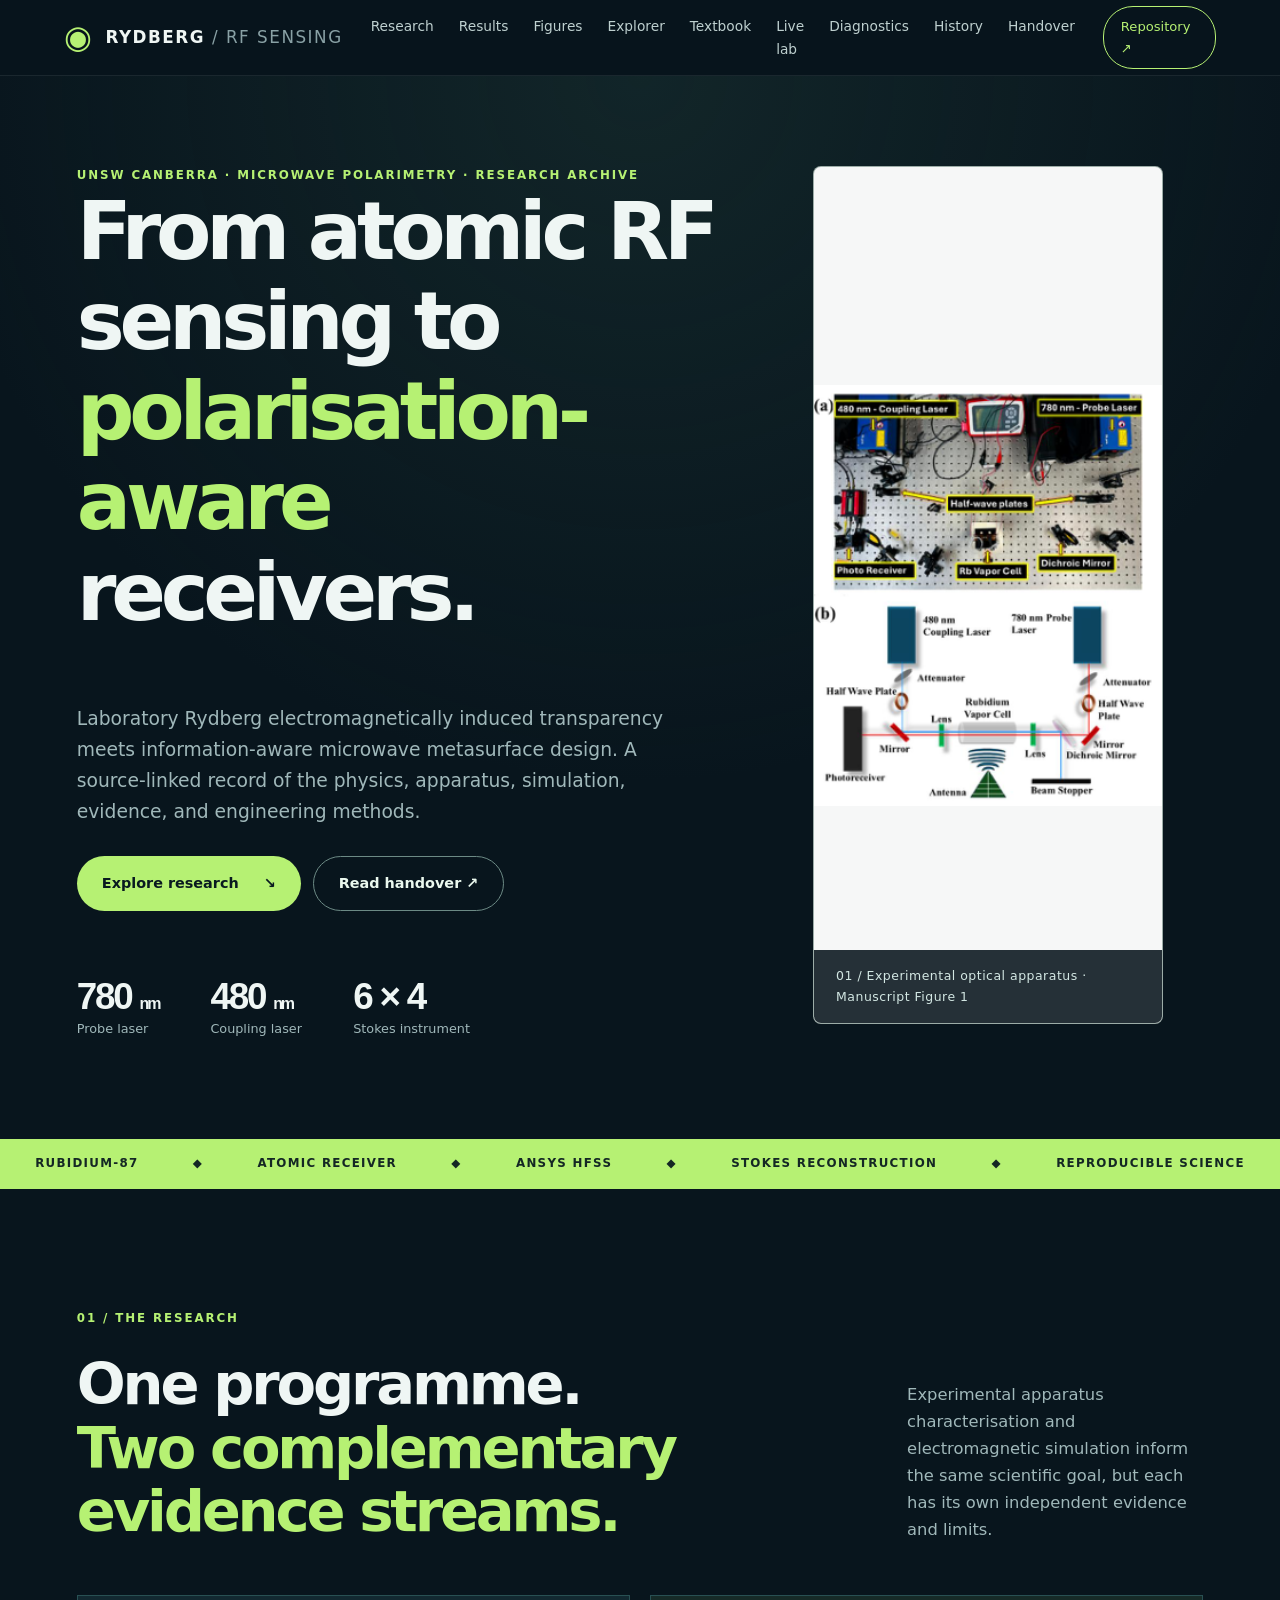
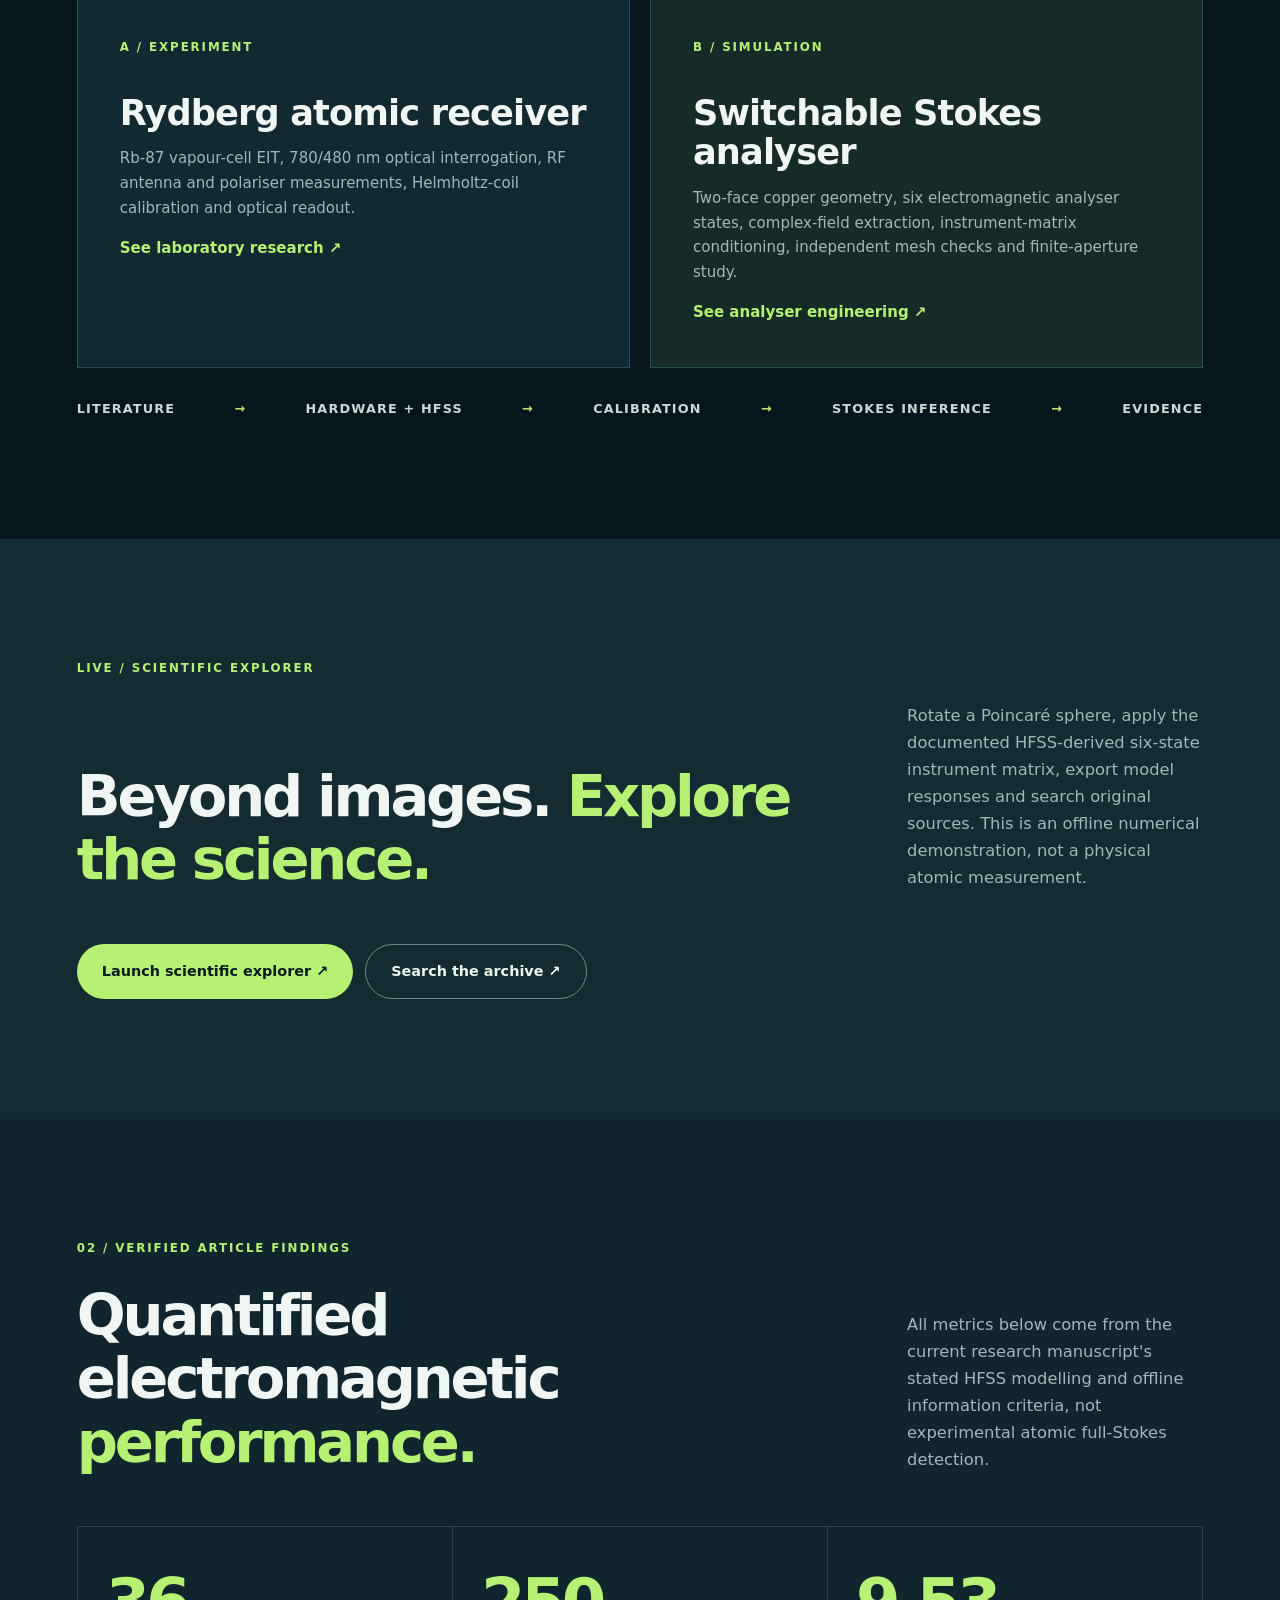
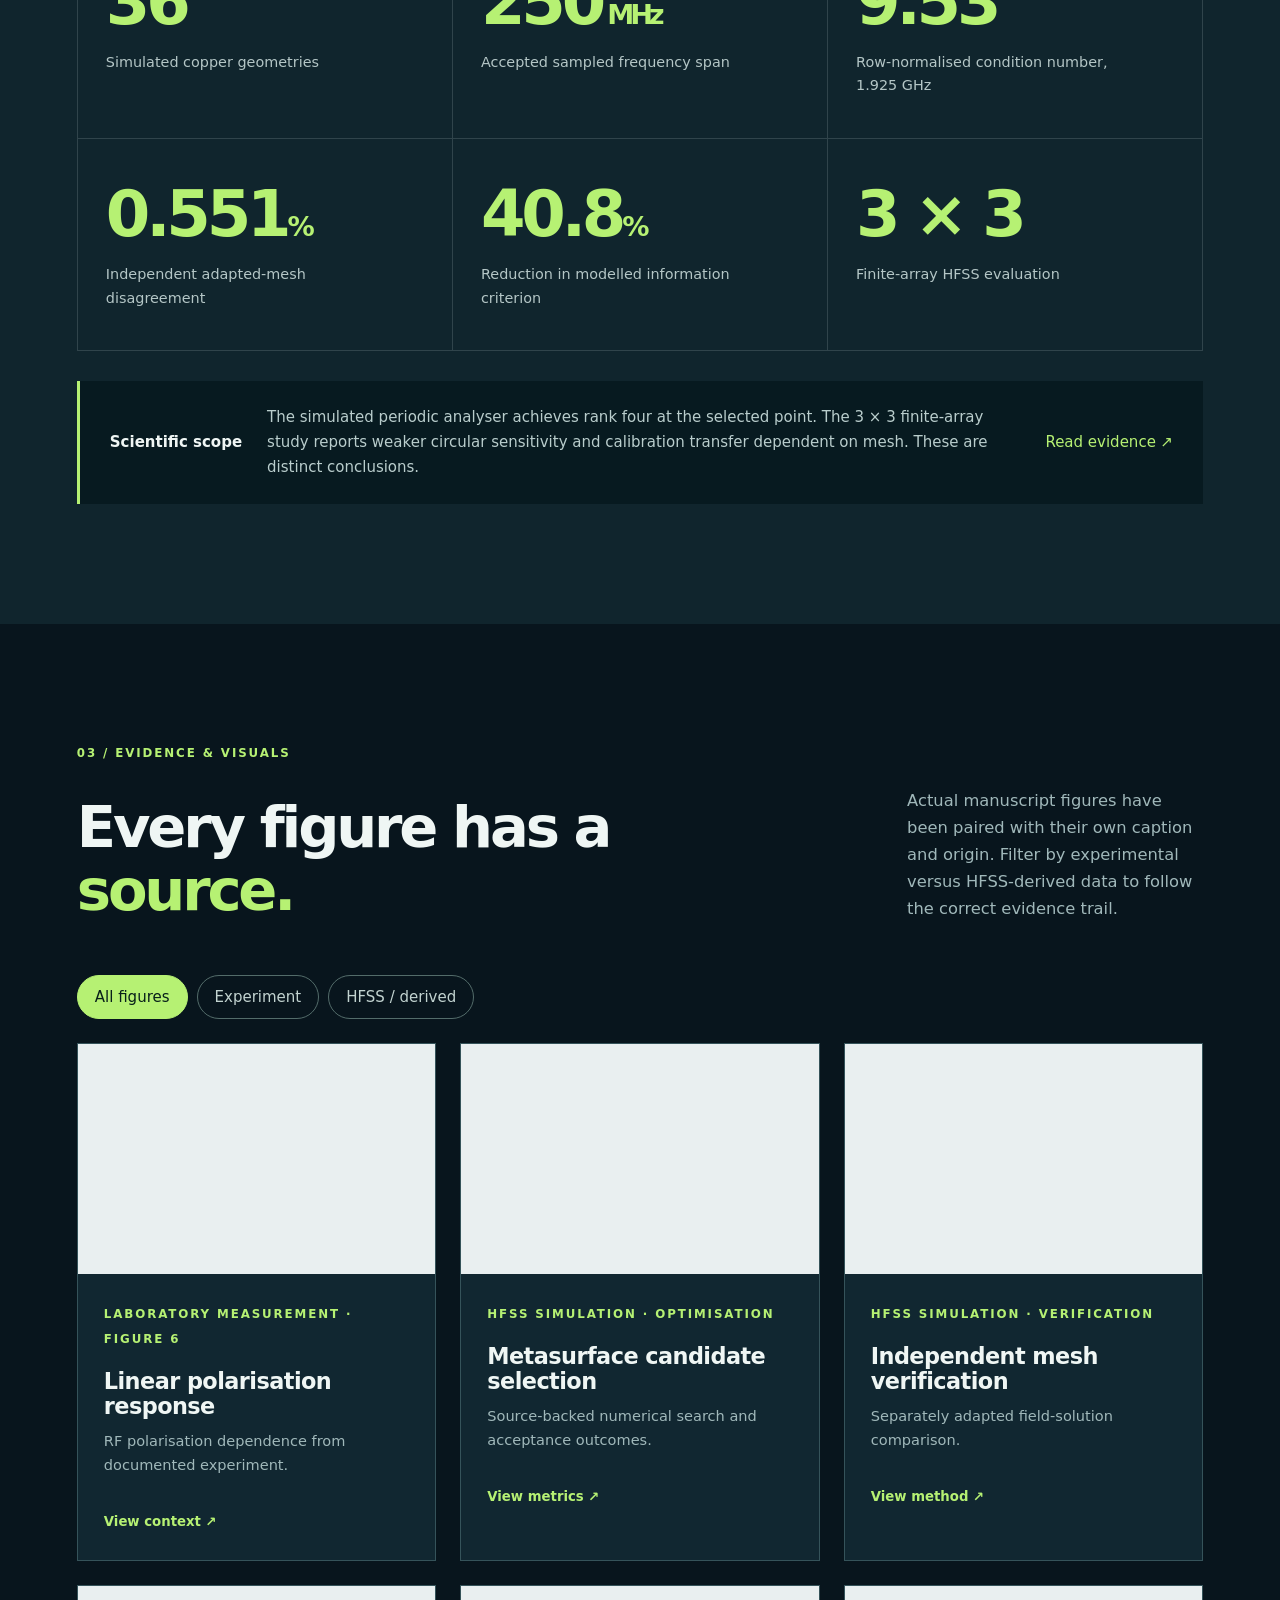
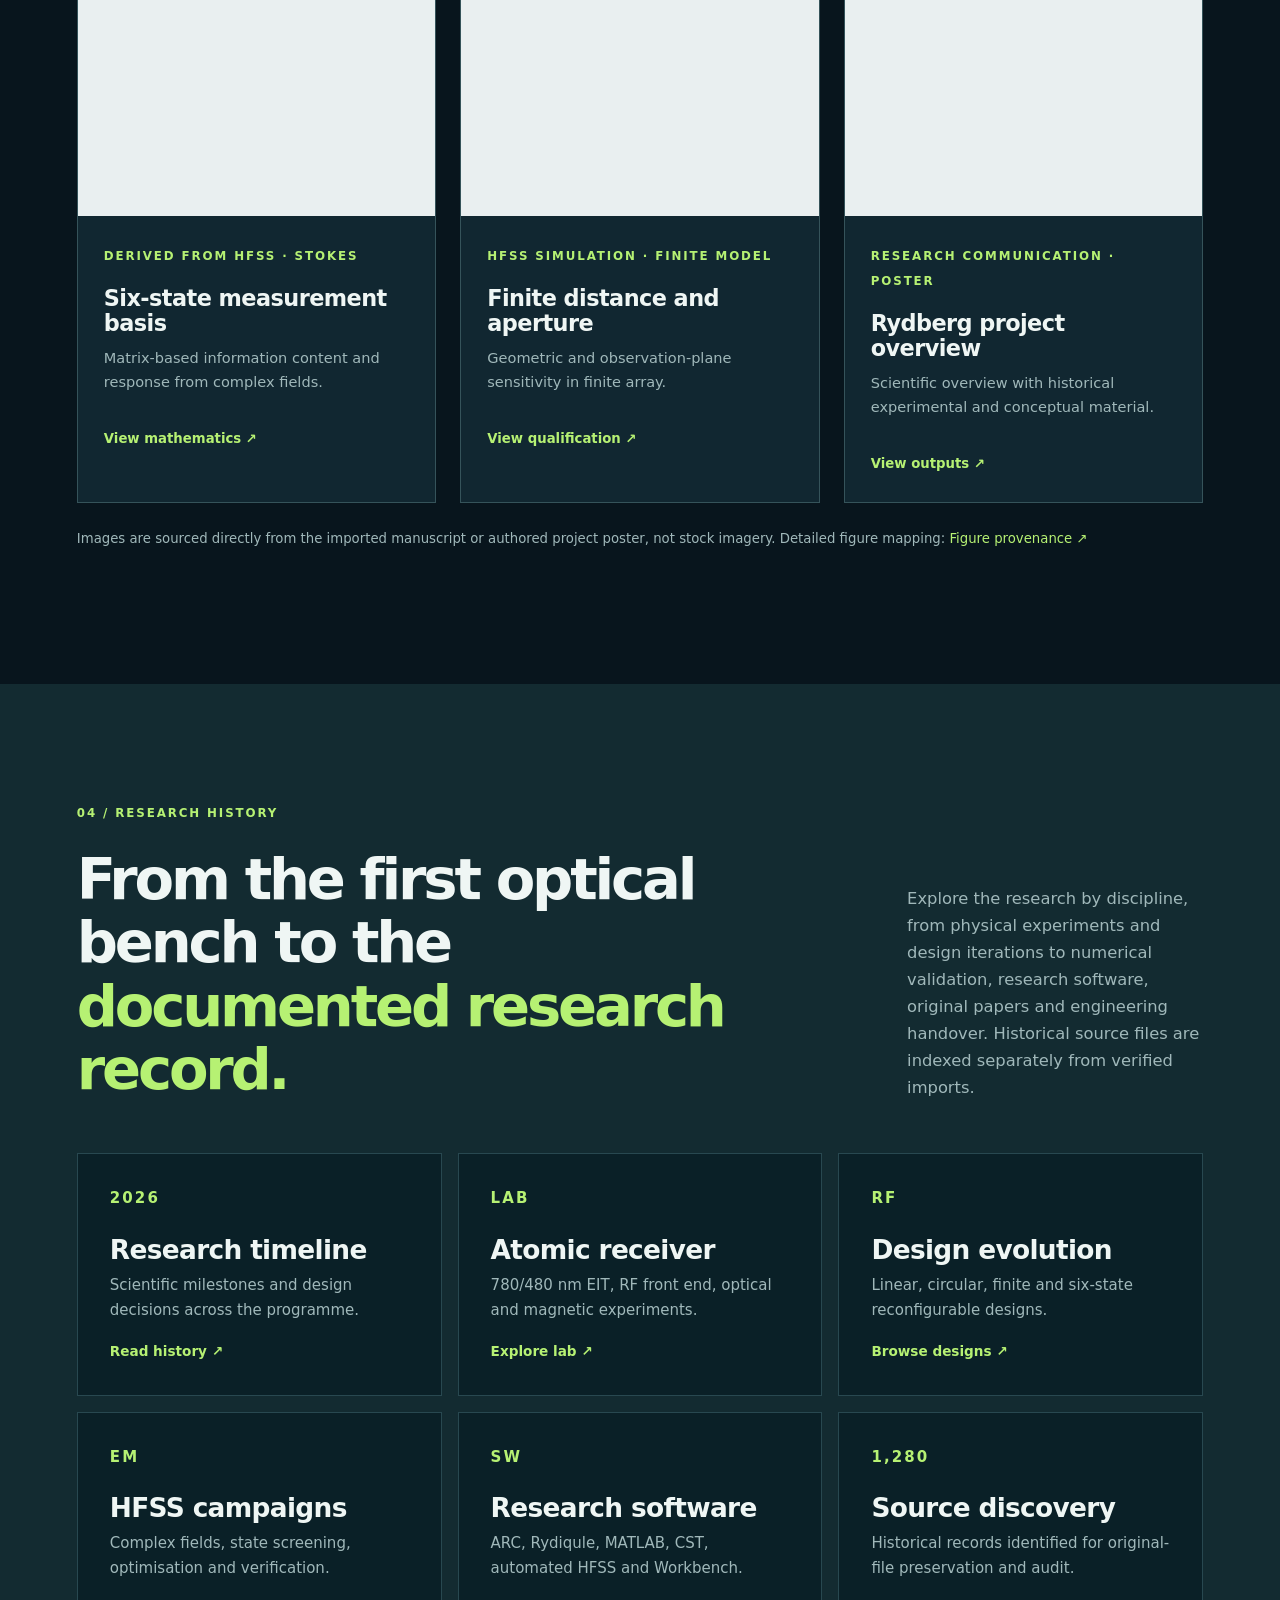
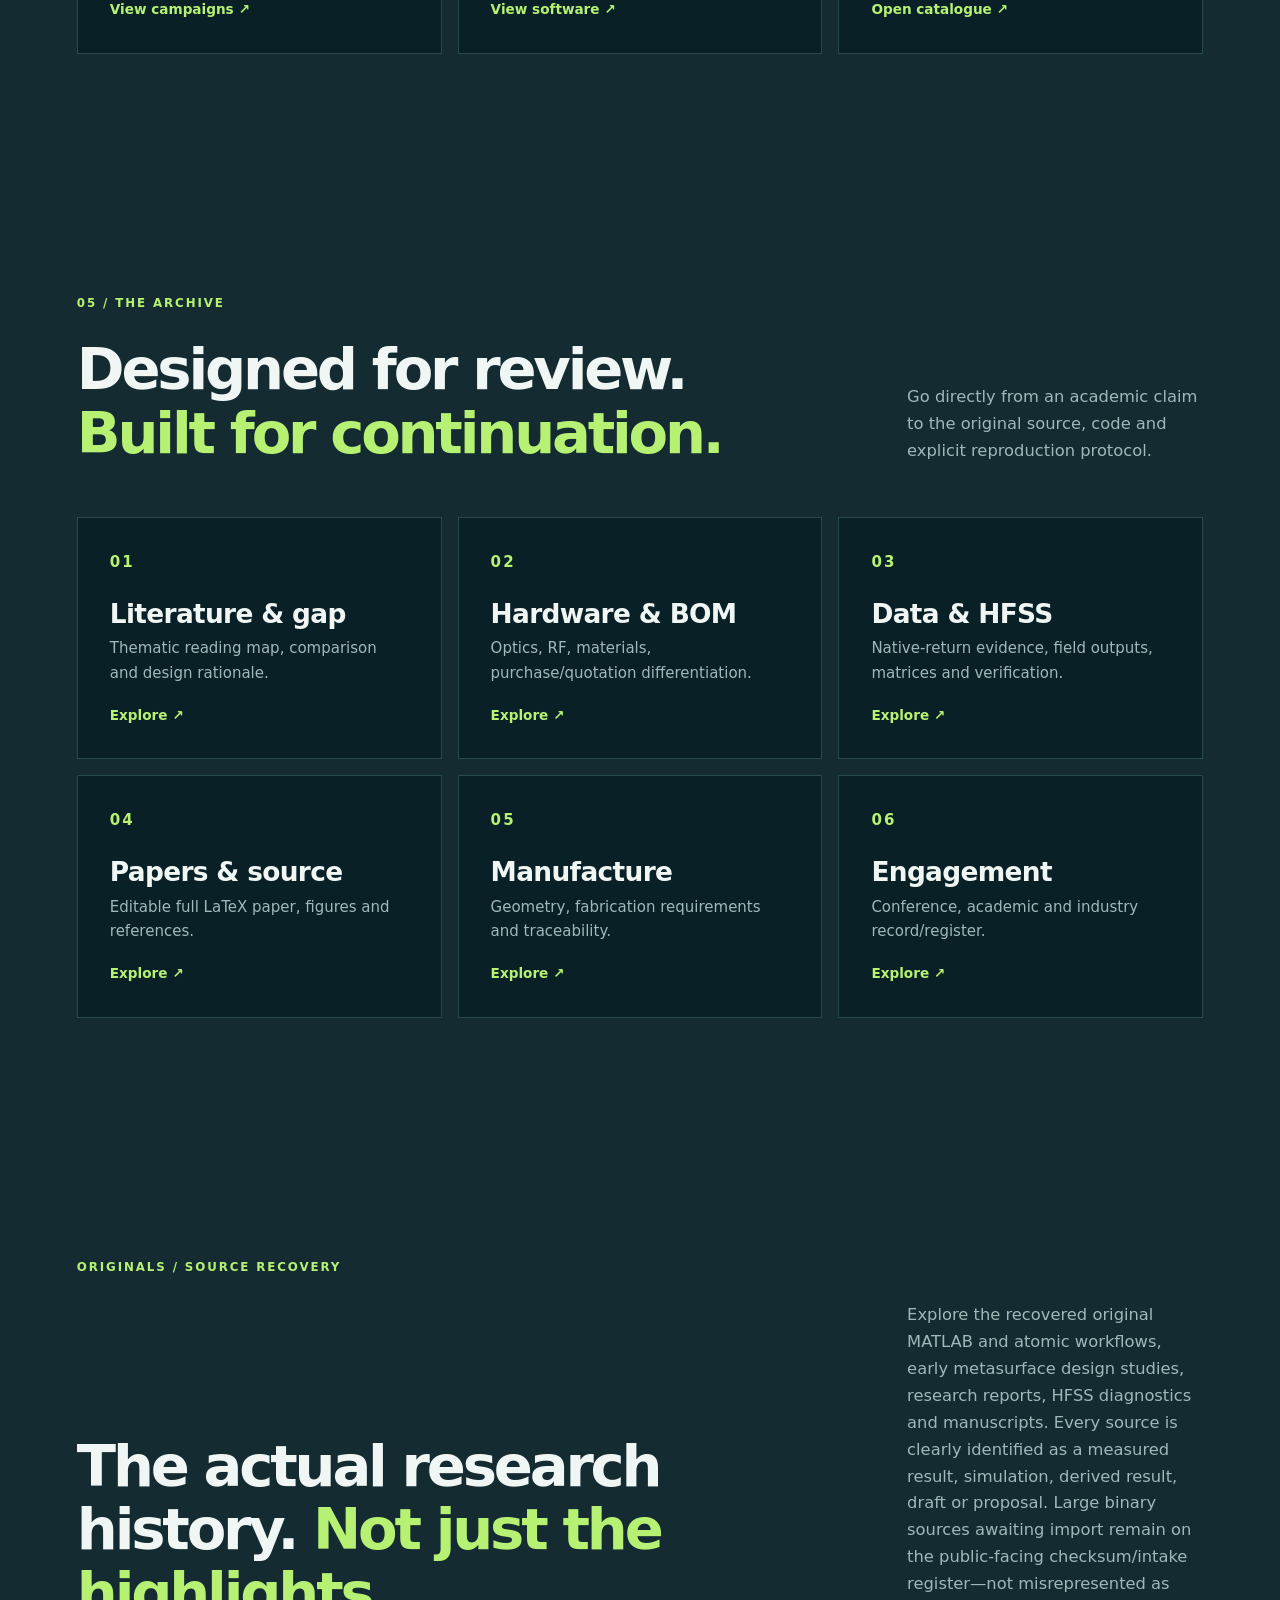
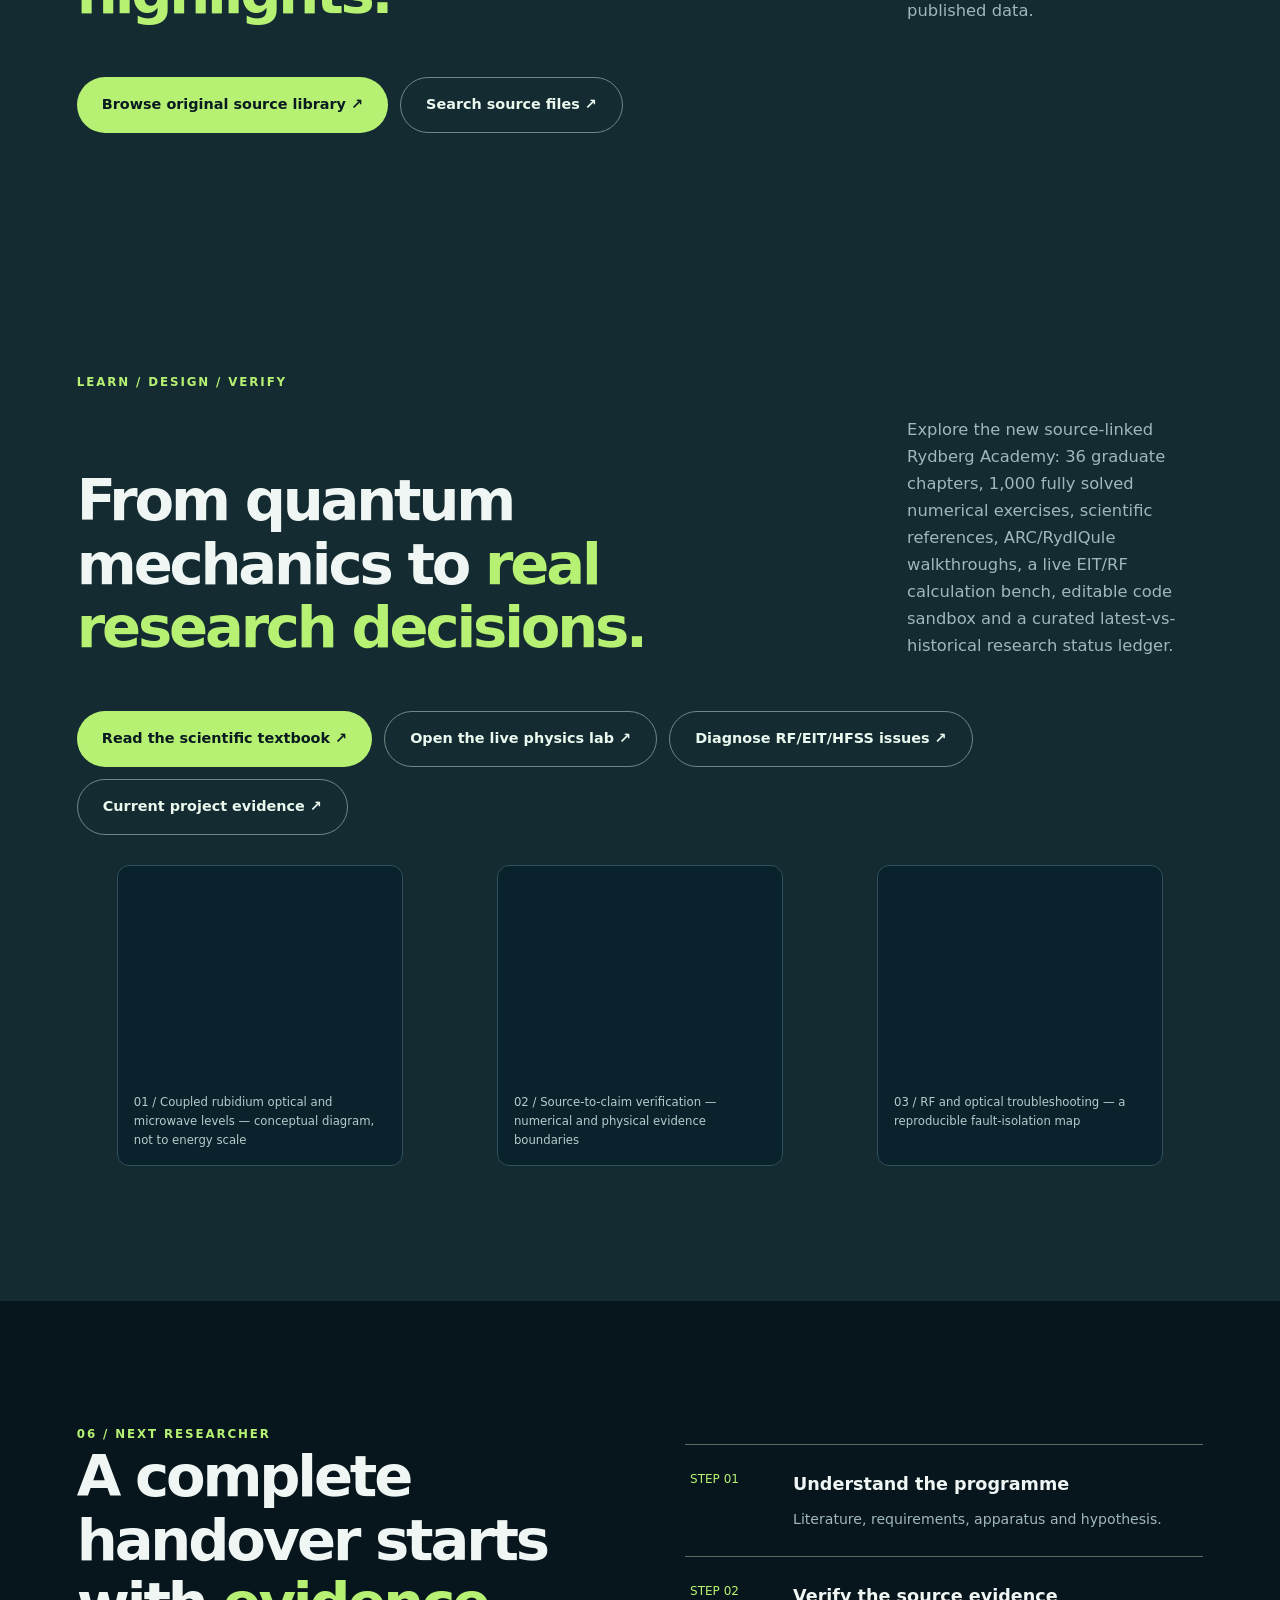
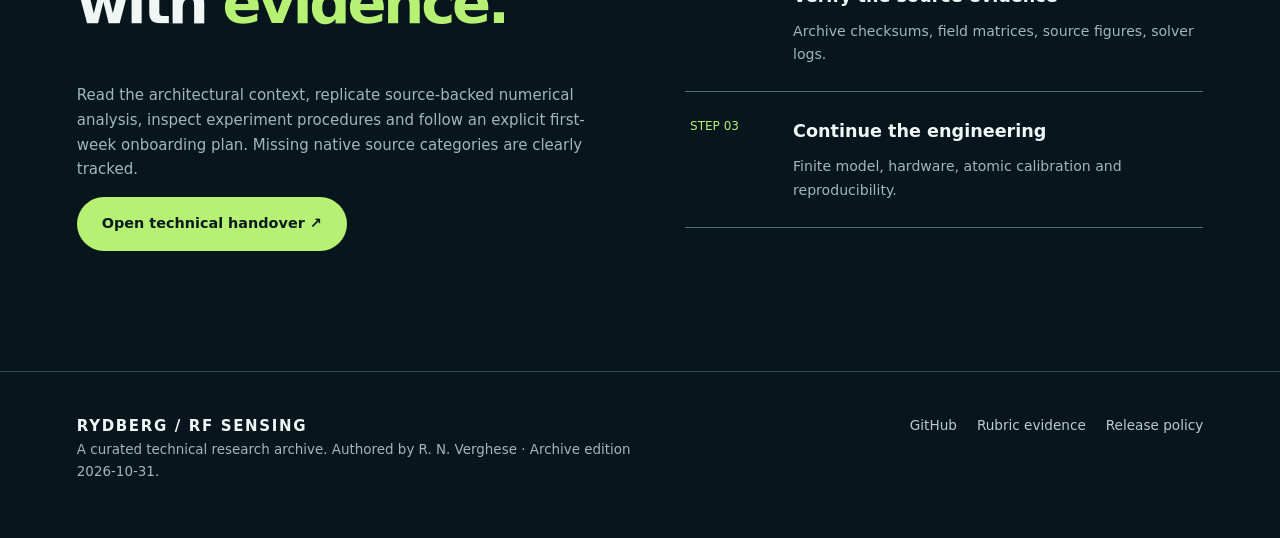
<file: index.html>
<!doctype html><html lang="en"><head><meta charset="utf-8"><meta name="viewport" content="width=device-width,initial-scale=1"><meta http-equiv="refresh" content="0;url=site/index.html"><title>Rydberg Research Archive</title></head><body><p>Open the <a href="site/index.html">Rydberg research microsite</a>.</p></body></html>
</file>
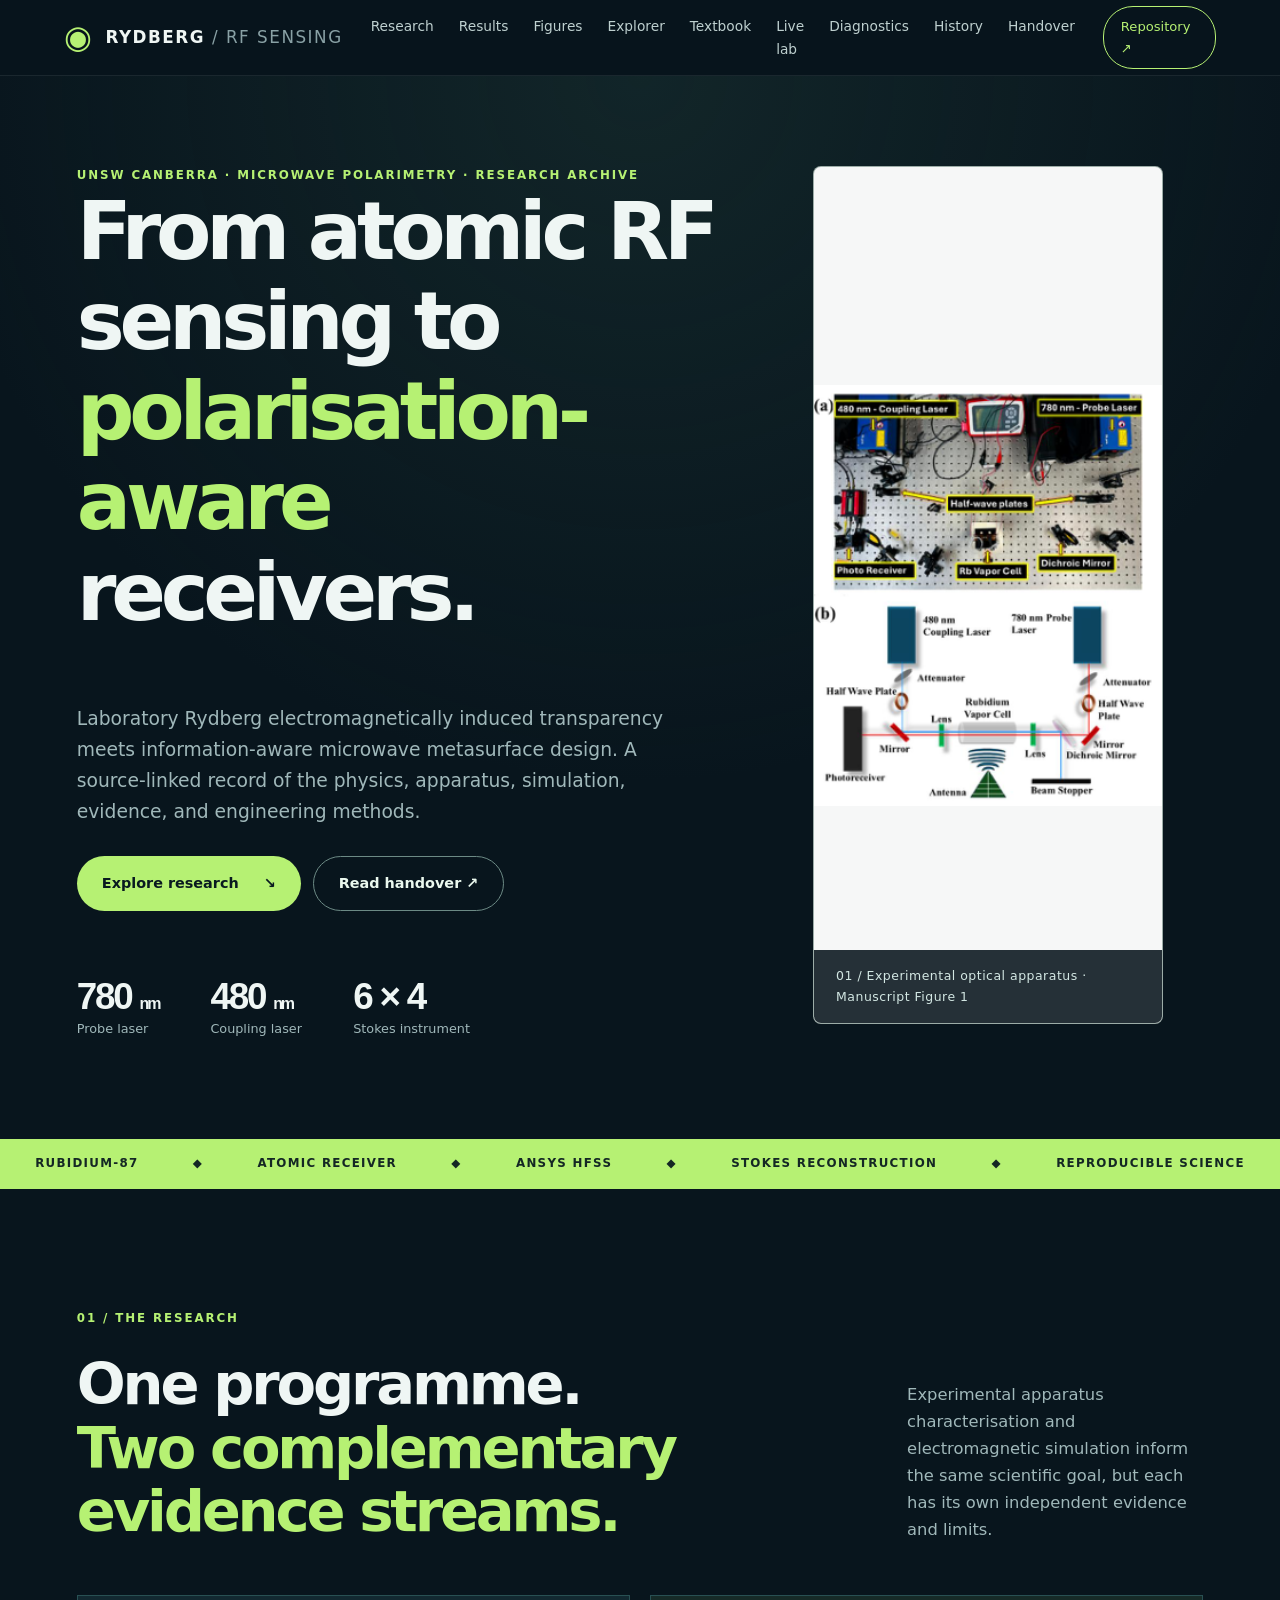
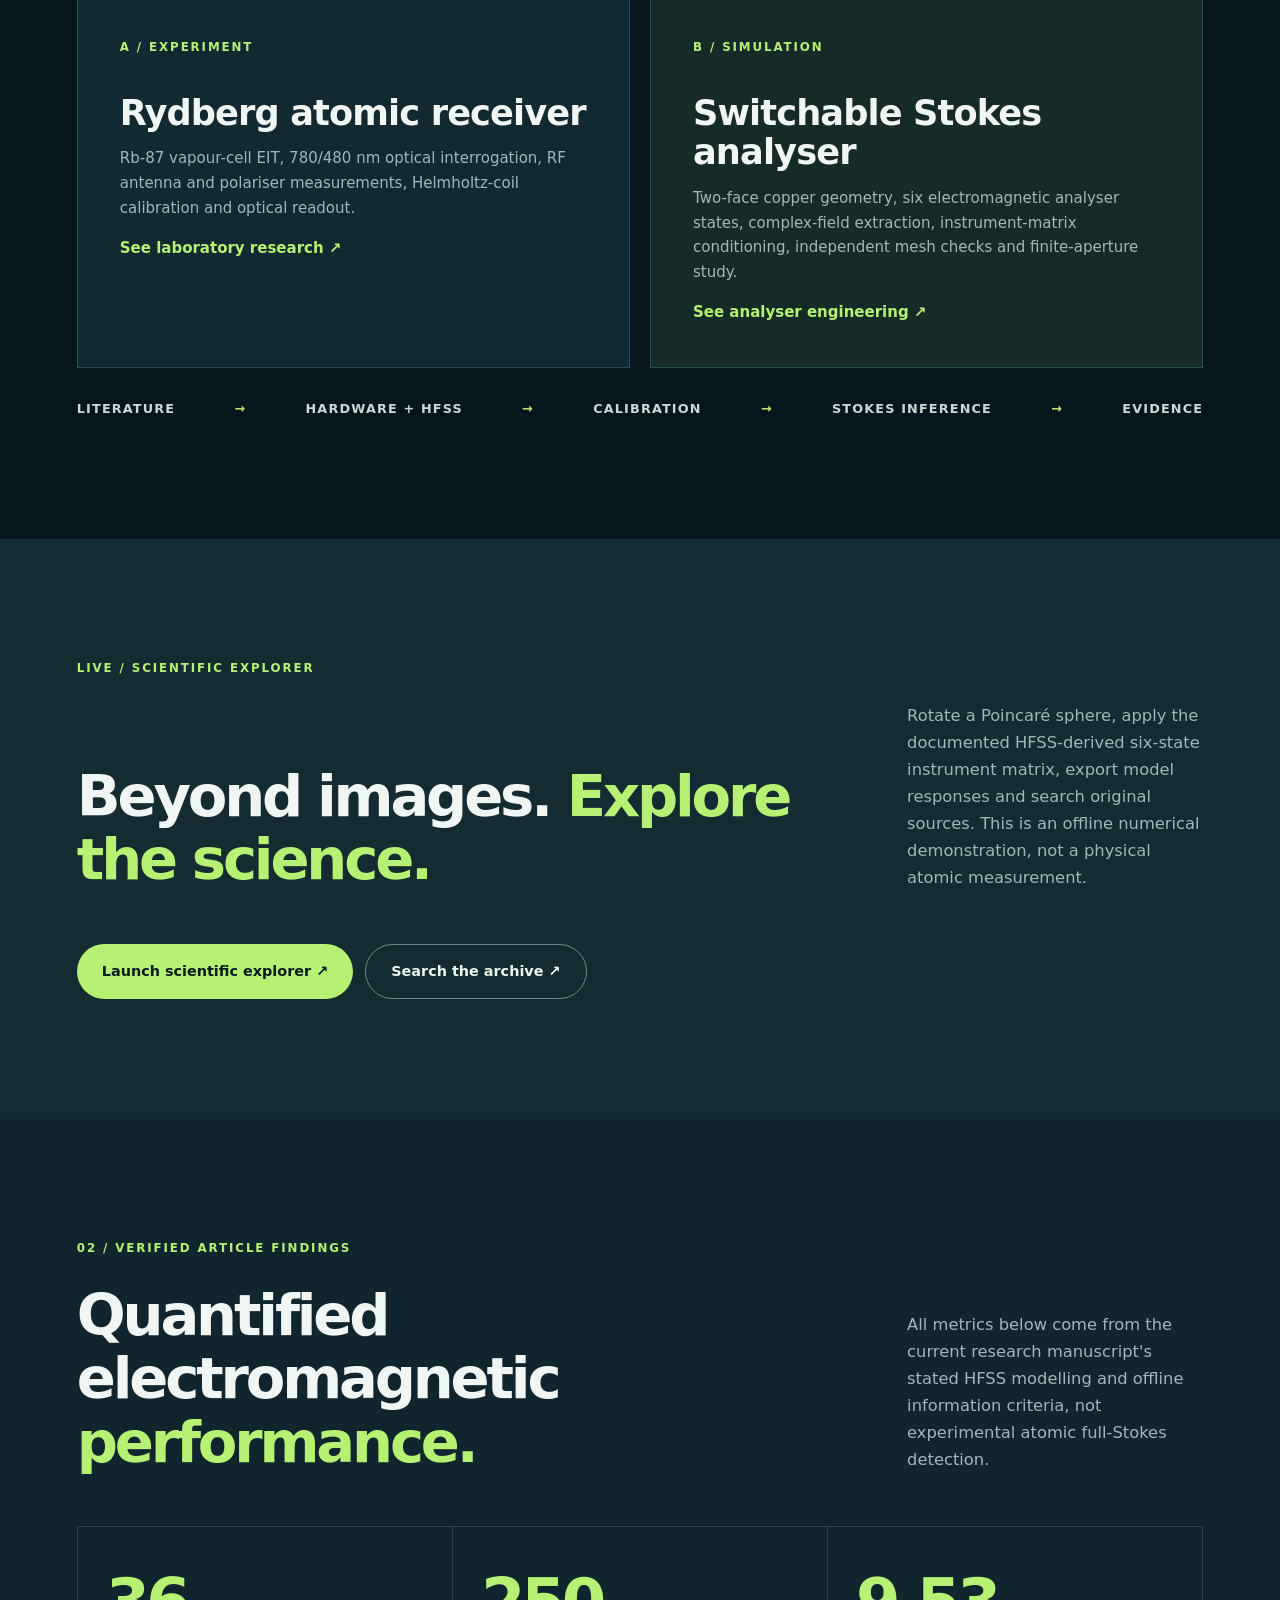
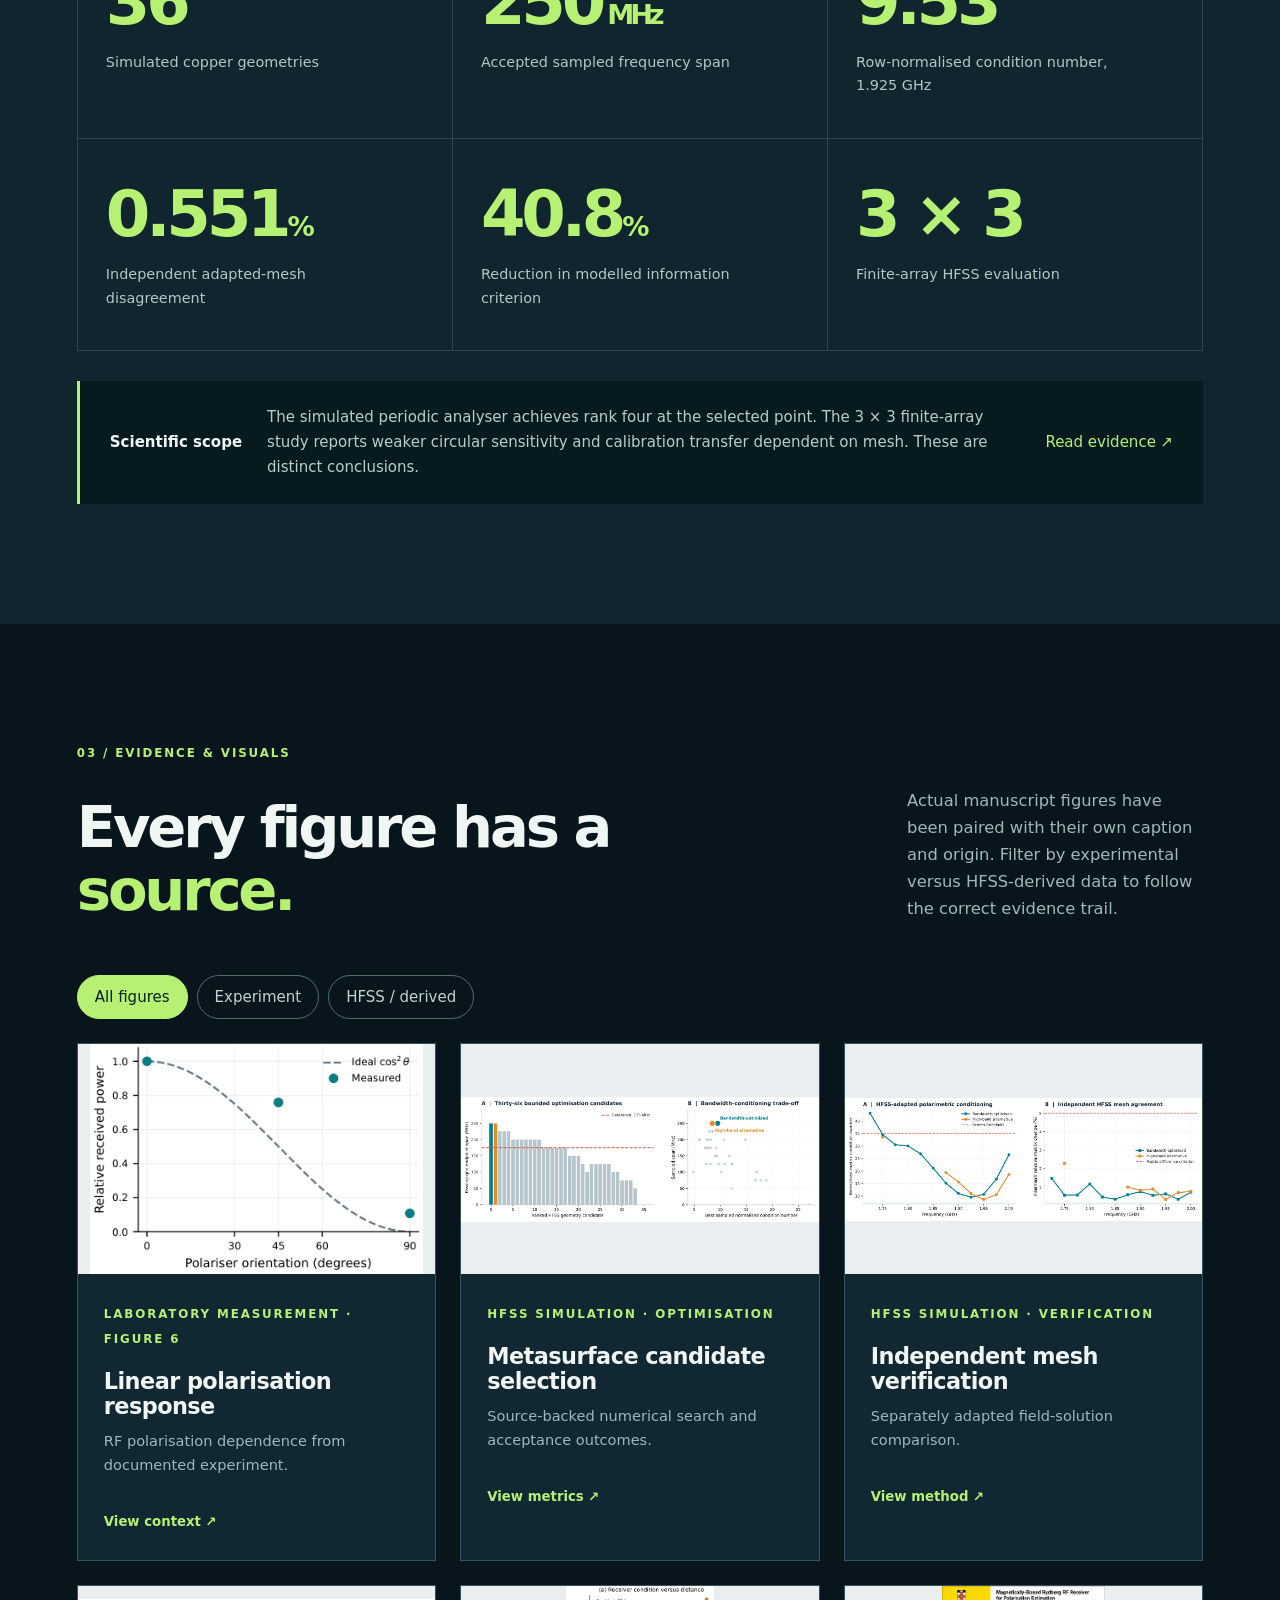
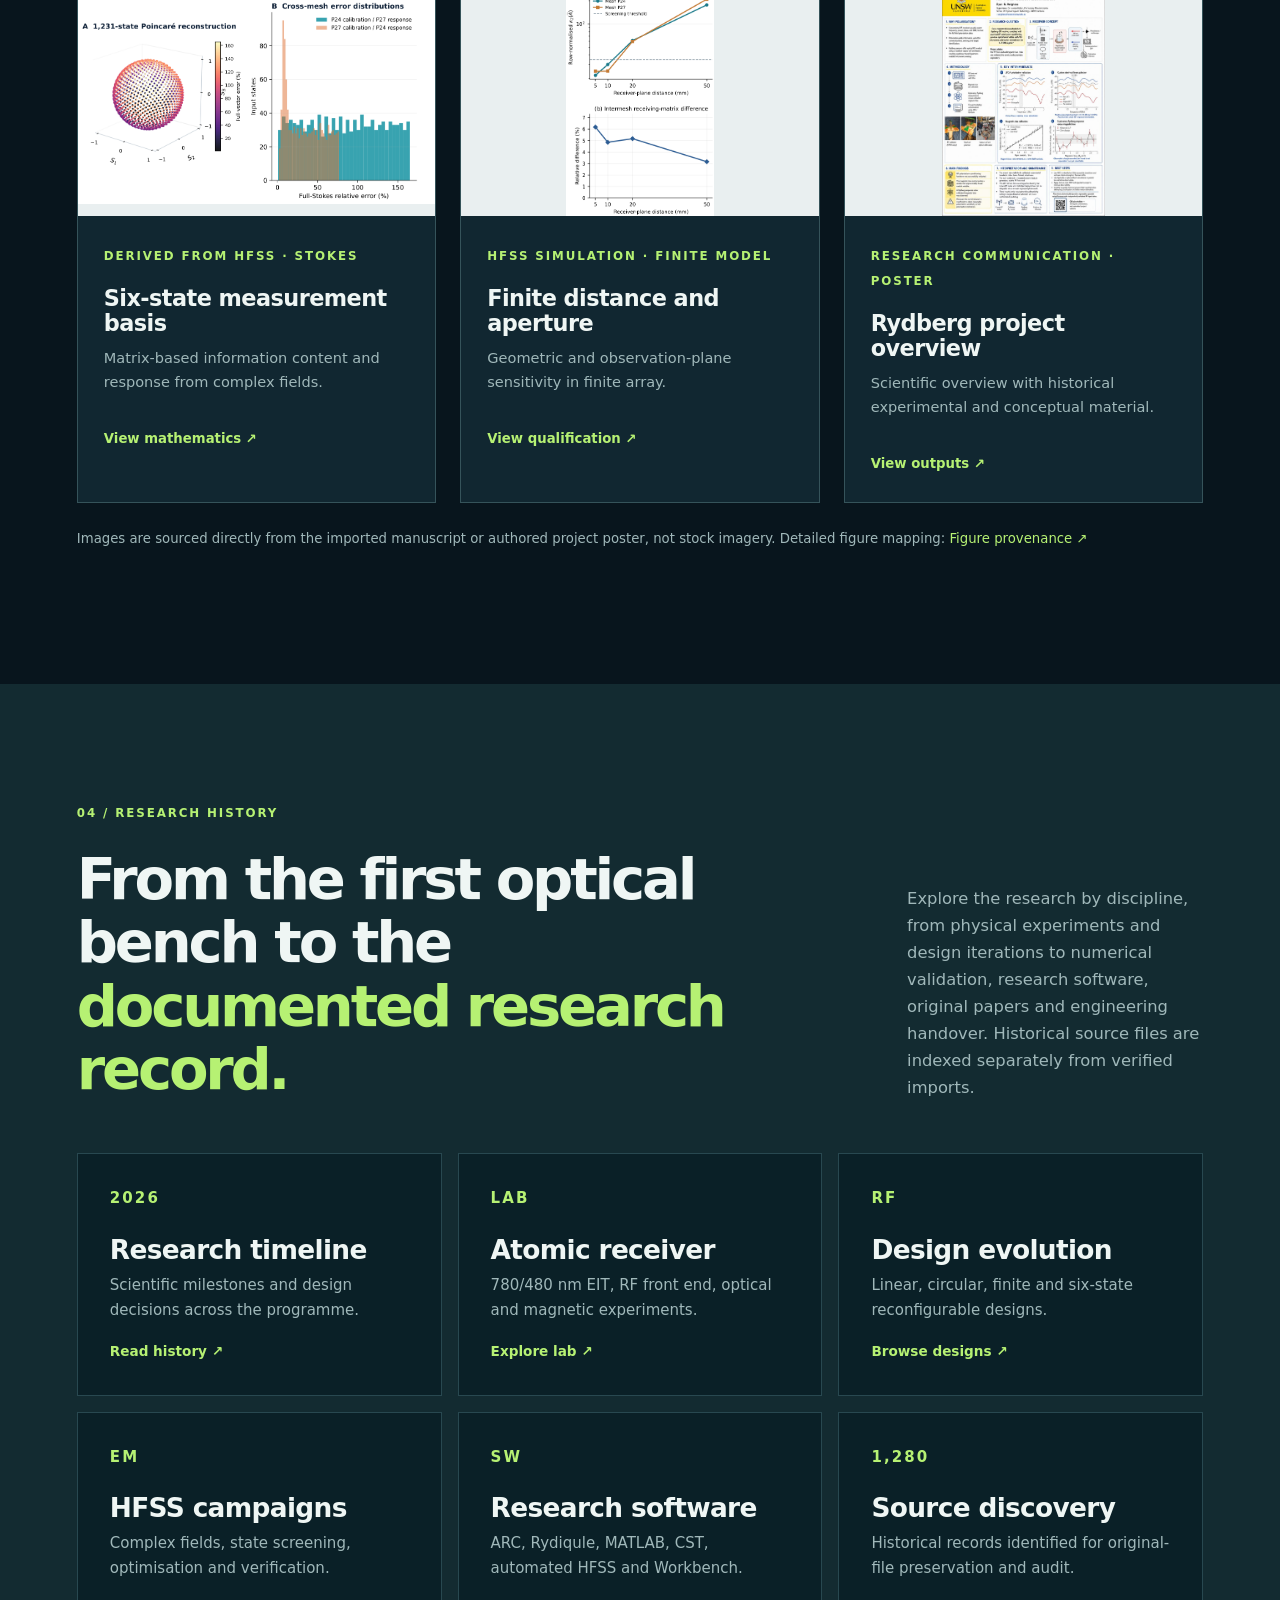
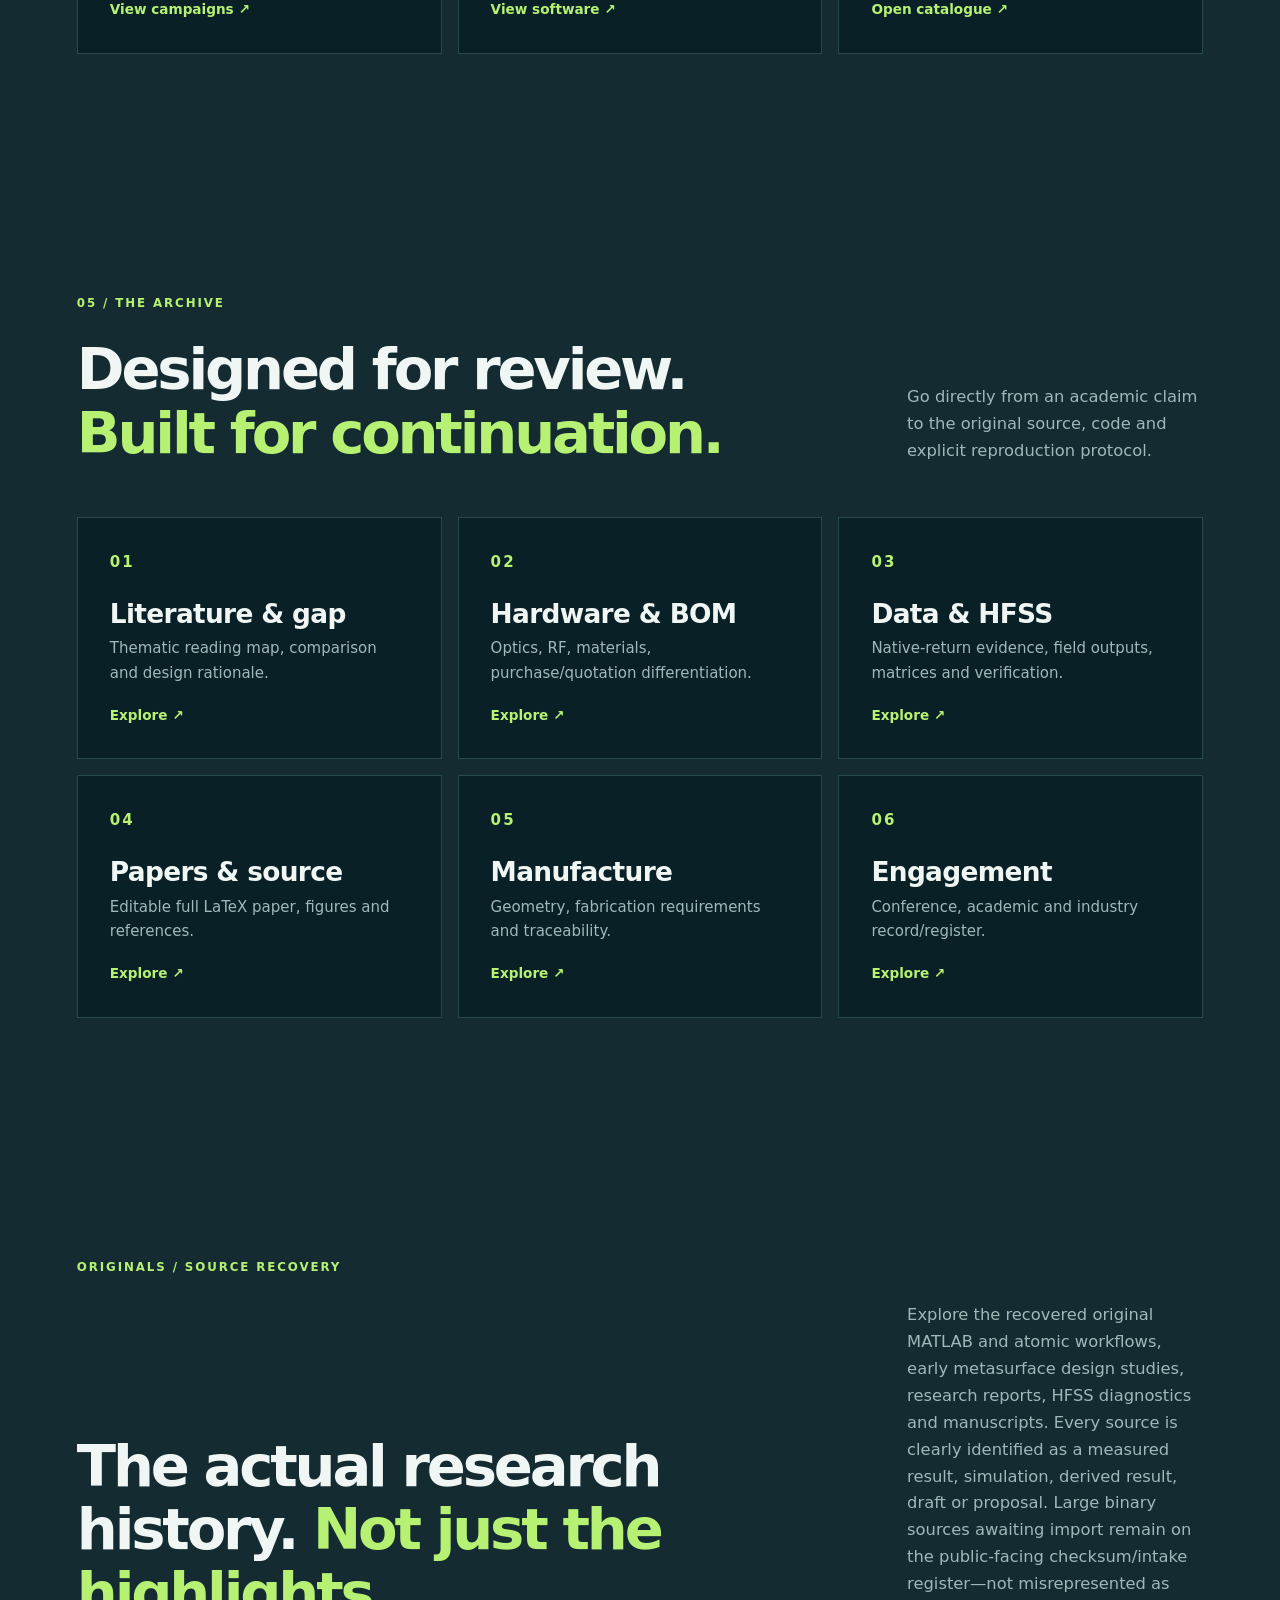
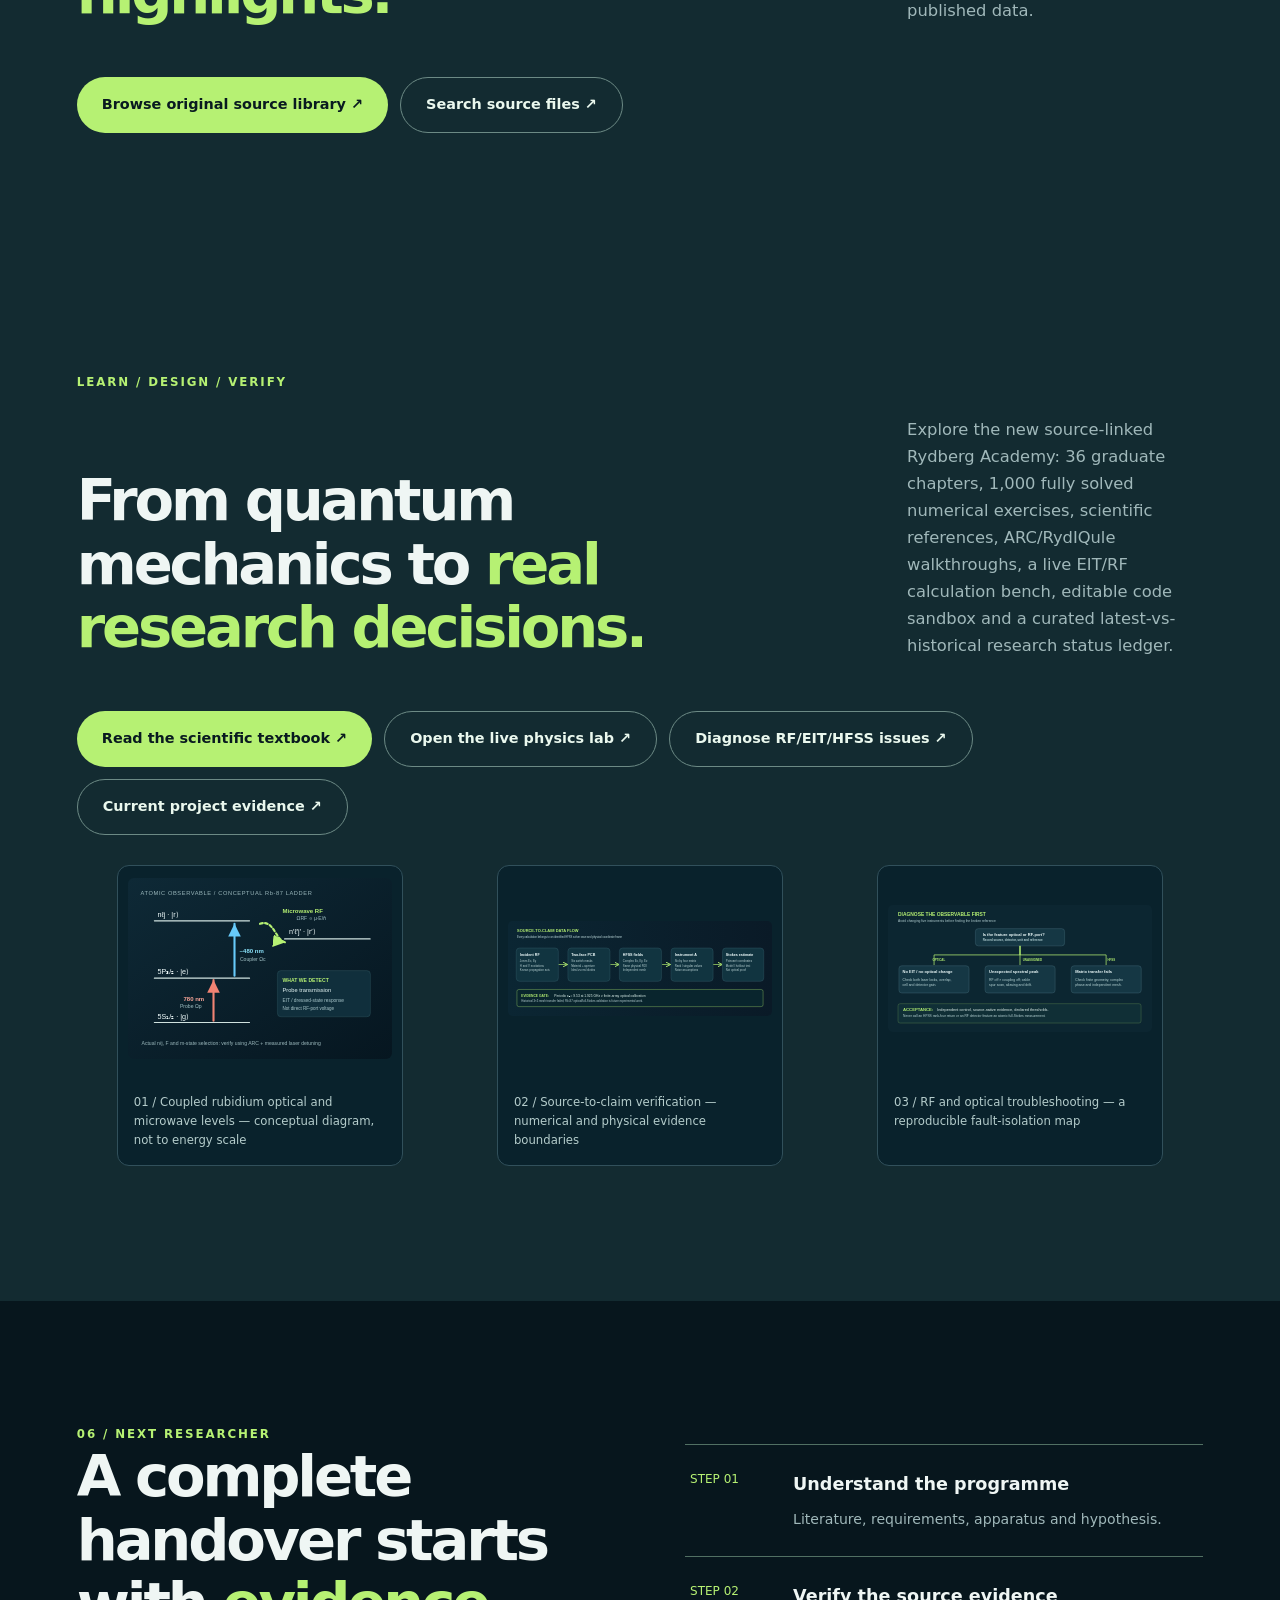
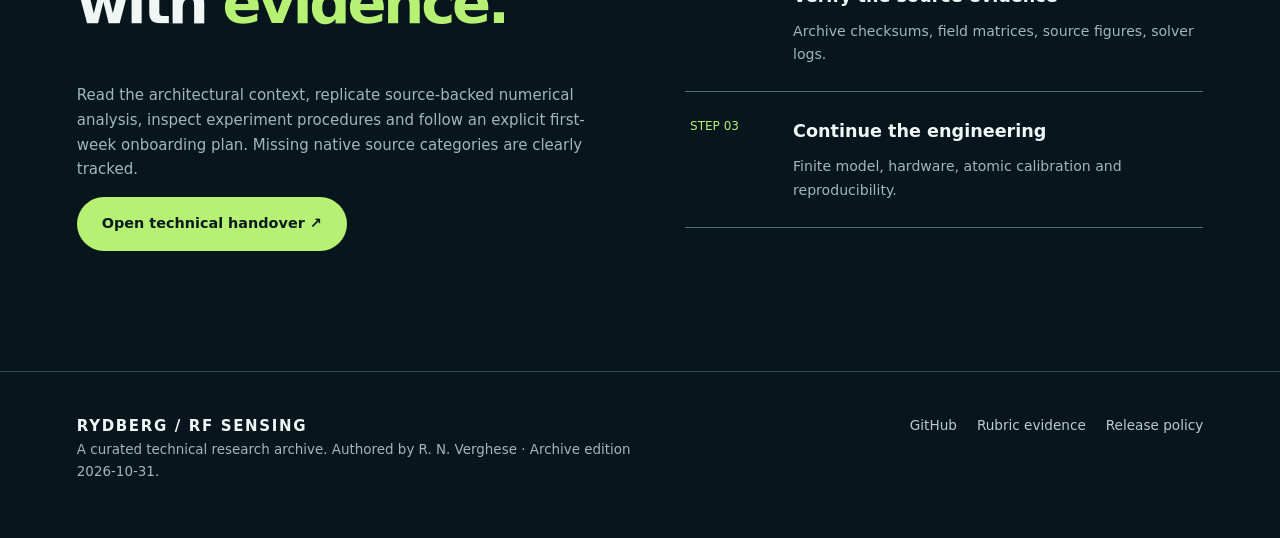
<file: site/index.html>
<!DOCTYPE html>
<html lang="en"><head><meta charset="utf-8"><meta name="viewport" content="width=device-width,initial-scale=1"><meta name="description" content="Rydberg-87 RF sensing research, laboratory receiver, reconfigurable microwave metasurfaces, Stokes polarimetry and scientific handover"><title>Rydberg RF Sensing | Research Archive</title><link rel="stylesheet" href="style.css"><style>.academy-visual-grid{display:grid;grid-template-columns:repeat(3,minmax(0,1fr));gap:14px;margin-top:30px}.academy-visual-grid figure{background:#09222c;border:1px solid #31505b;border-radius:12px;overflow:hidden}.academy-visual-grid img{width:100%;height:205px;object-fit:contain;padding:10px}.academy-visual-grid figcaption{padding:14px 16px;color:#b4cccb;font-size:.73rem}.academy-visual-grid figure:nth-child(2) img,.academy-visual-grid figure:nth-child(3) img{object-fit:contain}@media(max-width:900px){.academy-visual-grid{grid-template-columns:1fr}}</style></head>
<body><header class="nav"><a class="brand" href="#home"><span class="atom">◉</span><span>RYDBERG<span class="muted"> / RF SENSING</span></span></a><nav><a href="#overview">Research</a><a href="#results">Results</a><a href="#gallery">Figures</a><a href="explorer.html">Explorer</a><a href="academy.html">Textbook</a><a href="lab.html">Live lab</a><a href="diagnostics.html">Diagnostics</a><a href="#history">History</a><a href="#handover">Handover</a></nav><a class="navcta" href="https://github.com/RV-crtl/Rydberg-Sensing-Research-Archive/blob/main/README.md">Repository ↗</a></header>
<main id="home"><section class="hero"><div class="hero-content"><div class="eyebrow">UNSW CANBERRA · MICROWAVE POLARIMETRY · RESEARCH ARCHIVE</div><h1>From atomic RF sensing to <em>polarisation-aware</em> receivers.</h1><p>Laboratory Rydberg electromagnetically induced transparency meets information-aware microwave metasurface design. A source-linked record of the physics, apparatus, simulation, evidence, and engineering methods.</p><div class="actions"><a class="button primary" href="#overview">Explore research <span>↘</span></a><a class="button subtle" href="https://github.com/RV-crtl/Rydberg-Sensing-Research-Archive/blob/main/docs/handover/HANDOVER.md">Read handover ↗</a></div><div class="hero-stats"><div><b>780 <small>nm</small></b><span>Probe laser</span></div><div><b>480 <small>nm</small></b><span>Coupling laser</span></div><div><b>6 × 4</b><span>Stokes instrument</span></div></div></div><figure class="hero-visual"><img src="assets/lab-optical-bench.png" alt="Documented Rydberg RF laboratory optical apparatus from research manuscript"><figcaption>01 / Experimental optical apparatus · Manuscript Figure 1</figcaption></figure></section>
<section class="marquee"><span>RUBIDIUM-87</span><i>◆</i><span>ATOMIC RECEIVER</span><i>◆</i><span>ANSYS HFSS</span><i>◆</i><span>STOKES RECONSTRUCTION</span><i>◆</i><span>REPRODUCIBLE SCIENCE</span></section>
<section class="section" id="overview"><div class="section-top"><span class="section-id">01 / THE RESEARCH</span><h2>One programme.<br><em>Two complementary evidence streams.</em></h2><p>Experimental apparatus characterisation and electromagnetic simulation inform the same scientific goal, but each has its own independent evidence and limits.</p></div><div class="twocol"><article class="work-card"><div class="work-num">A / EXPERIMENT</div><h3>Rydberg atomic receiver</h3><p>Rb-87 vapour-cell EIT, 780/480 nm optical interrogation, RF antenna and polariser measurements, Helmholtz-coil calibration and optical readout.</p><a href="https://github.com/RV-crtl/Rydberg-Sensing-Research-Archive/blob/main/docs/results/EXPERIMENTS.md">See laboratory research ↗</a></article><article class="work-card second"><div class="work-num">B / SIMULATION</div><h3>Switchable Stokes analyser</h3><p>Two-face copper geometry, six electromagnetic analyser states, complex-field extraction, instrument-matrix conditioning, independent mesh checks and finite-aperture study.</p><a href="https://github.com/RV-crtl/Rydberg-Sensing-Research-Archive/blob/main/docs/engineering/METASURFACE.md">See analyser engineering ↗</a></article></div><div class="flowline"><span>LITERATURE</span><b>→</b><span>HARDWARE + HFSS</span><b>→</b><span>CALIBRATION</span><b>→</b><span>STOKES INFERENCE</span><b>→</b><span>EVIDENCE</span></div></section>
<section class="section archive" id="interactive"><div class="section-top"><span class="section-id">LIVE / SCIENTIFIC EXPLORER</span><h2>Beyond images. <em>Explore the science.</em></h2><p>Rotate a Poincaré sphere, apply the documented HFSS-derived six-state instrument matrix, export model responses and search original sources. This is an offline numerical demonstration, not a physical atomic measurement.</p></div><div class="actions"><a class="button primary" href="explorer.html#model">Launch scientific explorer ↗</a><a class="button subtle" href="explorer.html#inventory">Search the archive ↗</a></div></section><section class="section results" id="results"><div class="section-top"><span class="section-id">02 / VERIFIED ARTICLE FINDINGS</span><h2>Quantified electromagnetic <em>performance.</em></h2><p>All metrics below come from the current research manuscript's stated HFSS modelling and offline information criteria, not experimental atomic full-Stokes detection.</p></div><div class="metricgrid"><div class="metric"><b>36</b><span>Simulated copper geometries</span></div><div class="metric"><b>250<span> MHz</span></b><span>Accepted sampled frequency span</span></div><div class="metric"><b>9.53</b><span>Row-normalised condition number, 1.925 GHz</span></div><div class="metric"><b>0.551<span>%</span></b><span>Independent adapted-mesh disagreement</span></div><div class="metric"><b>40.8<span>%</span></b><span>Reduction in modelled information criterion</span></div><div class="metric"><b>3 × 3</b><span>Finite-array HFSS evaluation</span></div></div><div class="result-note"><strong>Scientific scope</strong><span>The simulated periodic analyser achieves rank four at the selected point. The 3 × 3 finite-array study reports weaker circular sensitivity and calibration transfer dependent on mesh. These are distinct conclusions.</span><a href="https://github.com/RV-crtl/Rydberg-Sensing-Research-Archive/blob/main/docs/results/KEY_FINDINGS.md">Read evidence ↗</a></div></section>
<section class="section gallery" id="gallery"><div class="section-top"><span class="section-id">03 / EVIDENCE & VISUALS</span><h2>Every figure has a <em>source.</em></h2><p>Actual manuscript figures have been paired with their own caption and origin. Filter by experimental versus HFSS-derived data to follow the correct evidence trail.</p></div><div class="filter" role="group" aria-label="Figure filter"><button class="active" data-filter="all">All figures</button><button data-filter="experiment">Experiment</button><button data-filter="simulation">HFSS / derived</button></div><div class="gallerygrid">
<article class="figure" data-type="experiment"><a href="https://github.com/RV-crtl/Rydberg-Sensing-Research-Archive/blob/main/papers/manuscript-source/figures/FINAL_F06_LINEAR_EXPERIMENT.pdf"><img loading="lazy" src="assets/linear-polarisation-experiment.png" alt="Manuscript experimental linear polarisation figure"></a><div class="figbody"><small>LABORATORY MEASUREMENT · FIGURE 6</small><h3>Linear polarisation response</h3><p>RF polarisation dependence from documented experiment.</p><a href="https://github.com/RV-crtl/Rydberg-Sensing-Research-Archive/blob/main/docs/results/EXPERIMENTS.md">View context ↗</a></div></article>
<article class="figure" data-type="simulation"><a href="https://github.com/RV-crtl/Rydberg-Sensing-Research-Archive/blob/main/papers/manuscript-source/figures/FINAL_F07_OPTIMISATION.pdf"><img loading="lazy" src="assets/hfss-optimisation.png" alt="Paper HFSS geometry and state optimisation figure"></a><div class="figbody"><small>HFSS SIMULATION · OPTIMISATION</small><h3>Metasurface candidate selection</h3><p>Source-backed numerical search and acceptance outcomes.</p><a href="https://github.com/RV-crtl/Rydberg-Sensing-Research-Archive/blob/main/docs/results/KEY_FINDINGS.md">View metrics ↗</a></div></article>
<article class="figure" data-type="simulation"><a href="https://github.com/RV-crtl/Rydberg-Sensing-Research-Archive/blob/main/papers/manuscript-source/figures/FINAL_F08_ADAPTED_RESULTS.pdf"><img loading="lazy" src="assets/hfss-adapted-mesh.png" alt="Paper independently adapted mesh results"></a><div class="figbody"><small>HFSS SIMULATION · VERIFICATION</small><h3>Independent mesh verification</h3><p>Separately adapted field-solution comparison.</p><a href="https://github.com/RV-crtl/Rydberg-Sensing-Research-Archive/blob/main/docs/methods/HFSS_SOP.md">View method ↗</a></div></article>
<article class="figure" data-type="simulation"><a href="https://github.com/RV-crtl/Rydberg-Sensing-Research-Archive/blob/main/papers/manuscript-source/figures/FINAL_F09_STOKES_AB_VECTOR.pdf"><img loading="lazy" src="assets/stokes-instrument-response.png" alt="Six-state Stokes analyser matrix simulation figure"></a><div class="figbody"><small>DERIVED FROM HFSS · STOKES</small><h3>Six-state measurement basis</h3><p>Matrix-based information content and response from complex fields.</p><a href="https://github.com/RV-crtl/Rydberg-Sensing-Research-Archive/blob/main/docs/engineering/METASURFACE.md">View mathematics ↗</a></div></article>
<article class="figure" data-type="simulation"><a href="https://github.com/RV-crtl/Rydberg-Sensing-Research-Archive/blob/main/papers/manuscript-source/figures/FINAL_F10_FINITE_DISTANCE.pdf"><img loading="lazy" src="assets/finite-distance-sensitivity.png" alt="Finite array HFSS predicted distance-dependent sensitivity"></a><div class="figbody"><small>HFSS SIMULATION · FINITE MODEL</small><h3>Finite distance and aperture</h3><p>Geometric and observation-plane sensitivity in finite array.</p><a href="https://github.com/RV-crtl/Rydberg-Sensing-Research-Archive/blob/main/docs/results/KEY_FINDINGS.md">View qualification ↗</a></div></article>
<article class="figure" data-type="experiment"><a href="https://github.com/RV-crtl/Rydberg-Sensing-Research-Archive/blob/main/presentations/rydberg-receiver-research-poster.png"><img loading="lazy" src="assets/research-poster.jpg" alt="Rydberg RF receiver research poster"></a><div class="figbody"><small>RESEARCH COMMUNICATION · POSTER</small><h3>Rydberg project overview</h3><p>Scientific overview with historical experimental and conceptual material.</p><a href="https://github.com/RV-crtl/Rydberg-Sensing-Research-Archive/blob/main/docs/research/PUBLICATIONS.md">View outputs ↗</a></div></article>
</div><p class="caption-note">Images are sourced directly from the imported manuscript or authored project poster, not stock imagery. Detailed figure mapping: <a href="https://github.com/RV-crtl/Rydberg-Sensing-Research-Archive/blob/main/docs/results/FIGURE_PROVENANCE.md">Figure provenance ↗</a></p></section>
<section class="section archive" id="history"><div class="section-top"><span class="section-id">04 / RESEARCH HISTORY</span><h2>From the first optical bench to the <em>documented research record.</em></h2><p>Explore the research by discipline, from physical experiments and design iterations to numerical validation, research software, original papers and engineering handover. Historical source files are indexed separately from verified imports.</p></div><div class="archivegrid"><a href="https://github.com/RV-crtl/Rydberg-Sensing-Research-Archive/blob/main/docs/history/DETAILED_RESEARCH_CHRONOLOGY.md"><span>2026</span><h3>Research timeline</h3><p>Scientific milestones and design decisions across the programme.</p><b>Read history ↗</b></a><a href="https://github.com/RV-crtl/Rydberg-Sensing-Research-Archive/blob/main/docs/laboratory/OPTICAL_AND_ATOMIC_RECEIVER.md"><span>LAB</span><h3>Atomic receiver</h3><p>780/480 nm EIT, RF front end, optical and magnetic experiments.</p><b>Explore lab ↗</b></a><a href="https://github.com/RV-crtl/Rydberg-Sensing-Research-Archive/blob/main/docs/design/POLARISER_AND_METASURFACE_DESIGN_LINEAGE.md"><span>RF</span><h3>Design evolution</h3><p>Linear, circular, finite and six-state reconfigurable designs.</p><b>Browse designs ↗</b></a><a href="https://github.com/RV-crtl/Rydberg-Sensing-Research-Archive/blob/main/docs/simulations/HFSS_CAMPAIGN_LINEAGE.md"><span>EM</span><h3>HFSS campaigns</h3><p>Complex fields, state screening, optimisation and verification.</p><b>View campaigns ↗</b></a><a href="https://github.com/RV-crtl/Rydberg-Sensing-Research-Archive/blob/main/docs/software/ATOMIC_MODELLING_AND_WORKBENCH.md"><span>SW</span><h3>Research software</h3><p>ARC, Rydiqule, MATLAB, CST, automated HFSS and Workbench.</p><b>View software ↗</b></a><a href="https://github.com/RV-crtl/Rydberg-Sensing-Research-Archive/blob/main/docs/catalog/README.md"><span>1,280</span><h3>Source discovery</h3><p>Historical records identified for original-file preservation and audit.</p><b>Open catalogue ↗</b></a></div></section>
<section class="section archive" id="archive"><div class="section-top"><span class="section-id">05 / THE ARCHIVE</span><h2>Designed for review.<br><em>Built for continuation.</em></h2><p>Go directly from an academic claim to the original source, code and explicit reproduction protocol.</p></div><div class="archivegrid"><a href="https://github.com/RV-crtl/Rydberg-Sensing-Research-Archive/blob/main/docs/research/LITERATURE_MAP.md"><span>01</span><h3>Literature & gap</h3><p>Thematic reading map, comparison and design rationale.</p><b>Explore ↗</b></a><a href="https://github.com/RV-crtl/Rydberg-Sensing-Research-Archive/blob/main/docs/engineering/HARDWARE_AND_BOM.md"><span>02</span><h3>Hardware & BOM</h3><p>Optics, RF, materials, purchase/quotation differentiation.</p><b>Explore ↗</b></a><a href="https://github.com/RV-crtl/Rydberg-Sensing-Research-Archive/blob/main/docs/results/EVIDENCE_INDEX.md"><span>03</span><h3>Data & HFSS</h3><p>Native-return evidence, field outputs, matrices and verification.</p><b>Explore ↗</b></a><a href="https://github.com/RV-crtl/Rydberg-Sensing-Research-Archive/blob/main/papers/manuscript-source/main.tex"><span>04</span><h3>Papers & source</h3><p>Editable full LaTeX paper, figures and references.</p><b>Explore ↗</b></a><a href="https://github.com/RV-crtl/Rydberg-Sensing-Research-Archive/blob/main/docs/operations/MANUFACTURING.md"><span>05</span><h3>Manufacture</h3><p>Geometry, fabrication requirements and traceability.</p><b>Explore ↗</b></a><a href="https://github.com/RV-crtl/Rydberg-Sensing-Research-Archive/blob/main/docs/operations/ENGAGEMENT.md"><span>06</span><h3>Engagement</h3><p>Conference, academic and industry record/register.</p><b>Explore ↗</b></a></div></section>
<section class="section archive" id="originals"><div class="section-top"><span class="section-id">ORIGINALS / SOURCE RECOVERY</span><h2>The actual research history. <em>Not just the highlights.</em></h2><p>Explore the recovered original MATLAB and atomic workflows, early metasurface design studies, research reports, HFSS diagnostics and manuscripts. Every source is clearly identified as a measured result, simulation, derived result, draft or proposal. Large binary sources awaiting import remain on the public-facing checksum/intake register—not misrepresented as published data.</p></div><div class="actions"><a class="button primary" href="https://github.com/RV-crtl/Rydberg-Sensing-Research-Archive/blob/main/history/README.md">Browse original source library ↗</a><a class="button subtle" href="explorer.html#inventory">Search source files ↗</a></div></section><section class="section archive" id="academy"><div class="section-top"><span class="section-id">LEARN / DESIGN / VERIFY</span><h2>From quantum mechanics to <em>real research decisions.</em></h2><p>Explore the new source-linked Rydberg Academy: 36 graduate chapters, 1,000 fully solved numerical exercises, scientific references, ARC/RydIQule walkthroughs, a live EIT/RF calculation bench, editable code sandbox and a curated latest-vs-historical research status ledger.</p></div><div class="actions"><a class="button primary" href="academy.html">Read the scientific textbook ↗</a><a class="button subtle" href="lab.html">Open the live physics lab ↗</a><a class="button subtle" href="diagnostics.html">Diagnose RF/EIT/HFSS issues ↗</a><a class="button subtle" href="https://github.com/RV-crtl/Rydberg-Sensing-Research-Archive/blob/main/docs/research/CURRENT_PROJECT_EVIDENCE_PORTAL.md">Current project evidence ↗</a></div><div class="academy-visual-grid"><figure><img loading="lazy" src="assets/academy-ladder.svg" alt="Original source-labelled 780-nm 480-nm RF atomic ladder diagram"><figcaption>01 / Coupled rubidium optical and microwave levels — conceptual diagram, not to energy scale</figcaption></figure><figure><img loading="lazy" src="assets/academy-hfss-pipeline.svg" alt="Original source-aware HFSS, Jones-to-Stokes and finite-geometry workflow"><figcaption>02 / Source-to-claim verification — numerical and physical evidence boundaries</figcaption></figure><figure><img loading="lazy" src="assets/academy-diagnostic-tree.svg" alt="Original lab RF/EIT fault-isolation flowchart"><figcaption>03 / RF and optical troubleshooting — a reproducible fault-isolation map</figcaption></figure></div></section><section class="section handover" id="handover"><div class="hand-left"><span class="section-id">06 / NEXT RESEARCHER</span><h2>A complete handover starts with <em>evidence.</em></h2><p>Read the architectural context, replicate source-backed numerical analysis, inspect experiment procedures and follow an explicit first-week onboarding plan. Missing native source categories are clearly tracked.</p><a class="button primary" href="https://github.com/RV-crtl/Rydberg-Sensing-Research-Archive/blob/main/docs/handover/HANDOVER.md">Open technical handover ↗</a></div><div class="hand-right"><div class="phase"><span>STEP 01</span><b>Understand the programme</b><p>Literature, requirements, apparatus and hypothesis.</p></div><div class="phase"><span>STEP 02</span><b>Verify the source evidence</b><p>Archive checksums, field matrices, source figures, solver logs.</p></div><div class="phase"><span>STEP 03</span><b>Continue the engineering</b><p>Finite model, hardware, atomic calibration and reproducibility.</p></div></div></section>
</main><footer><div><strong>RYDBERG / RF SENSING</strong><p>A curated technical research archive. Authored by R. N. Verghese · Archive edition 2026-10-31.</p></div><div><a href="https://github.com/RV-crtl/Rydberg-Sensing-Research-Archive/blob/main/README.md">GitHub</a><a href="https://github.com/RV-crtl/Rydberg-Sensing-Research-Archive/blob/main/docs/traceability/RUBRIC_MAPPING.md">Rubric evidence</a><a href="https://github.com/RV-crtl/Rydberg-Sensing-Research-Archive/blob/main/docs/operations/RELEASE_POLICY.md">Release policy</a></div></footer><script src="app.js"></script></body></html>
</file>
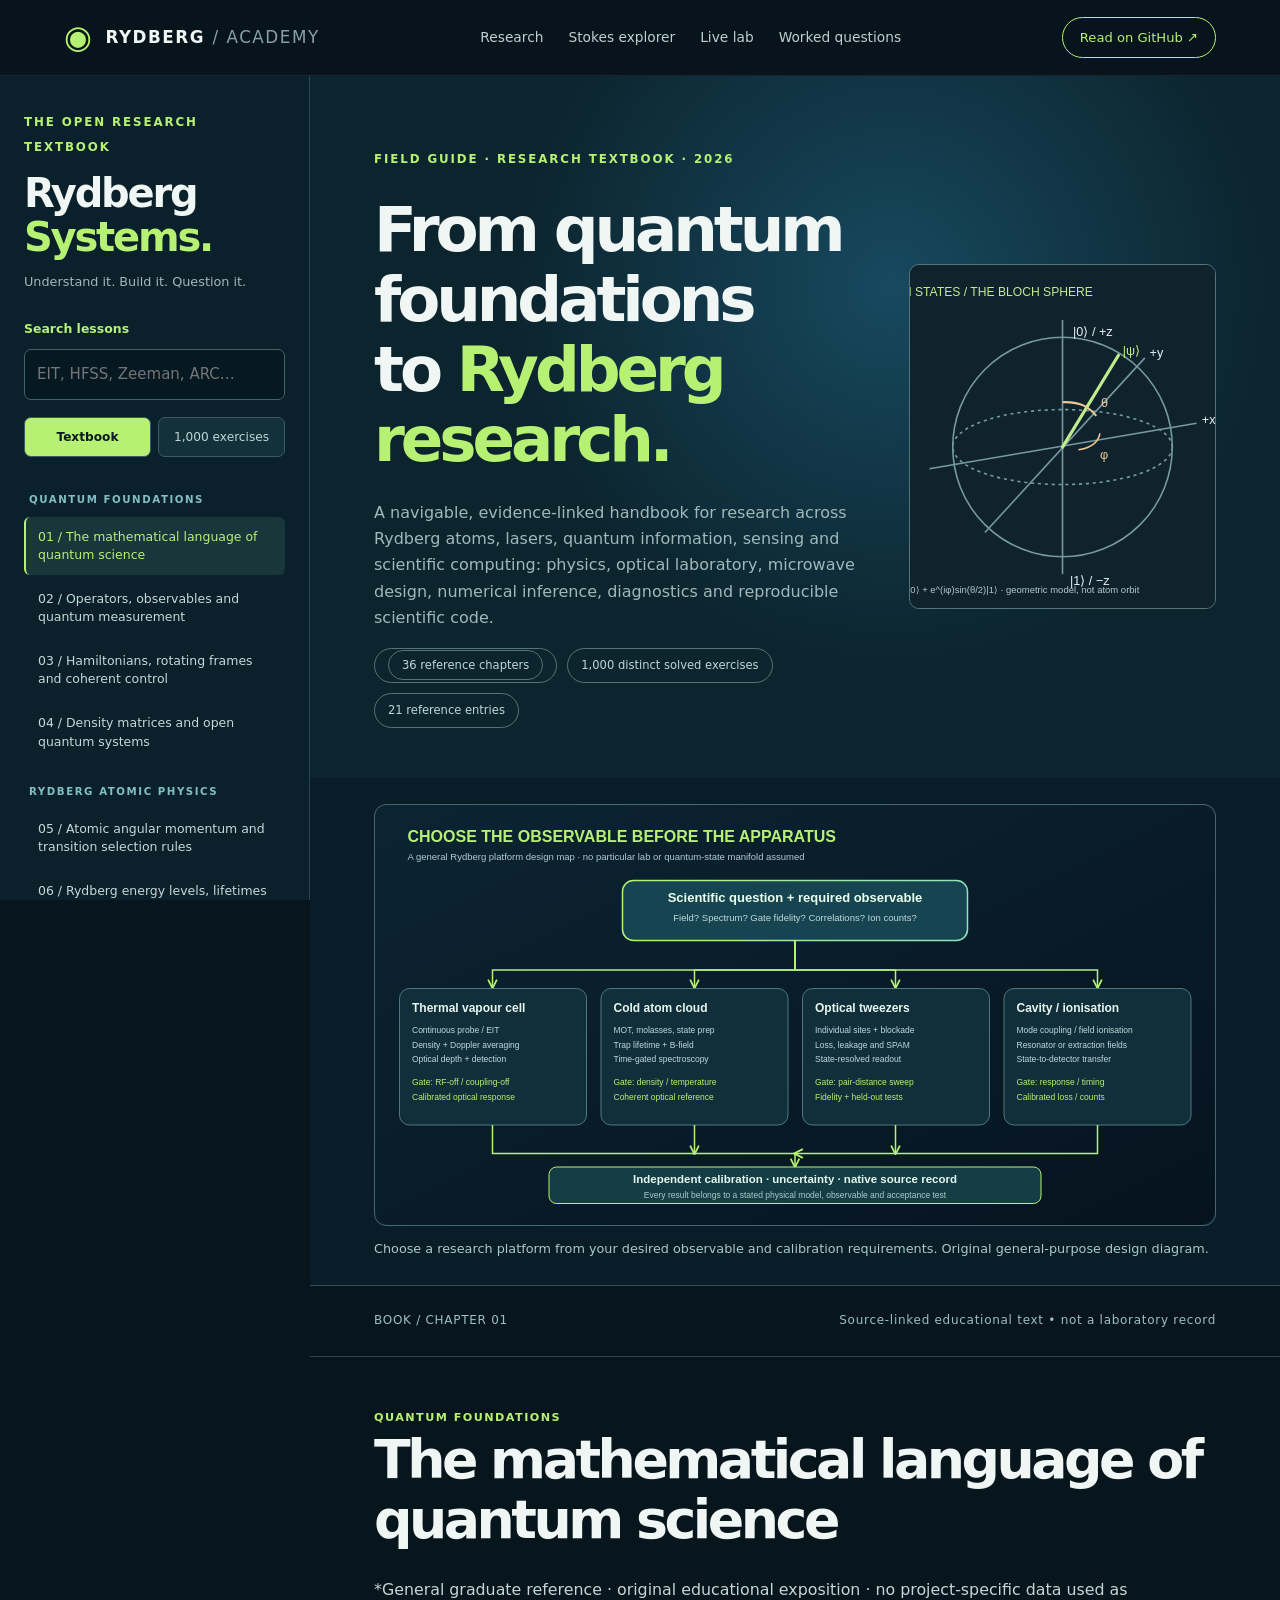
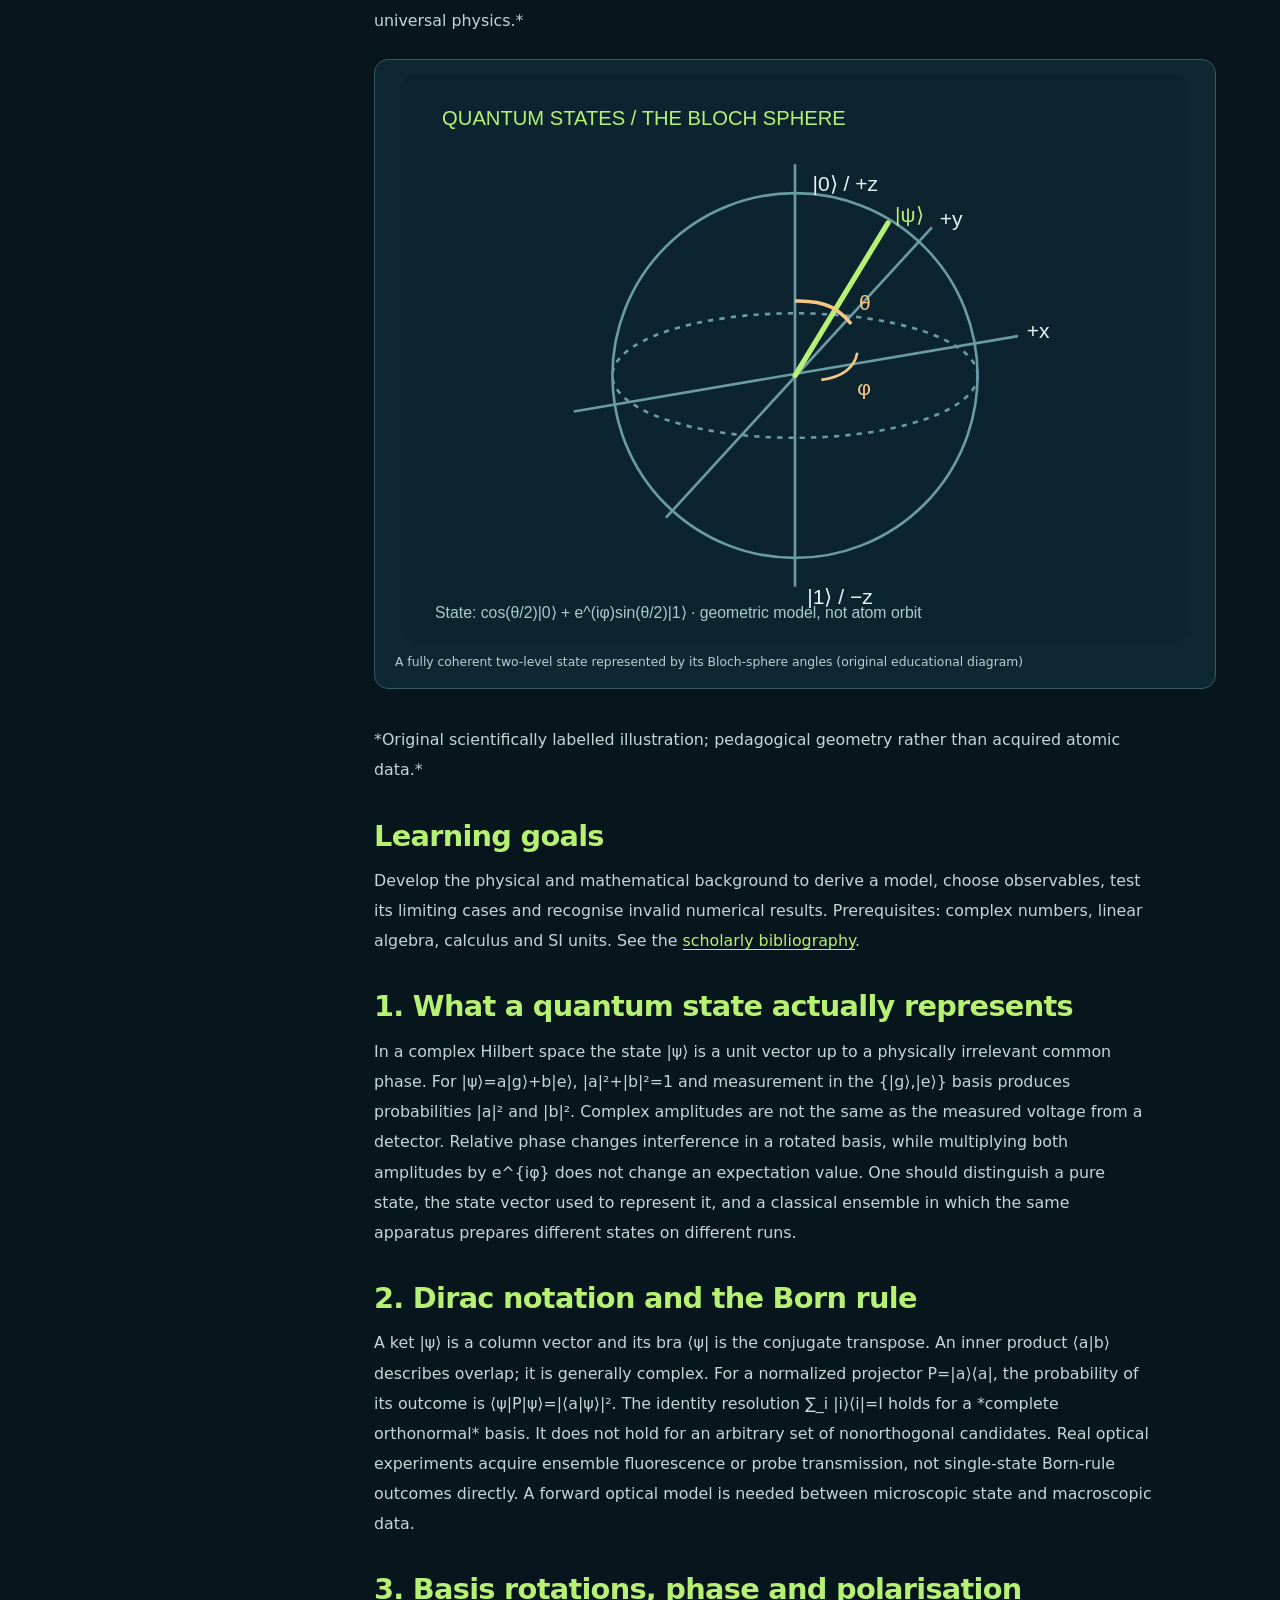
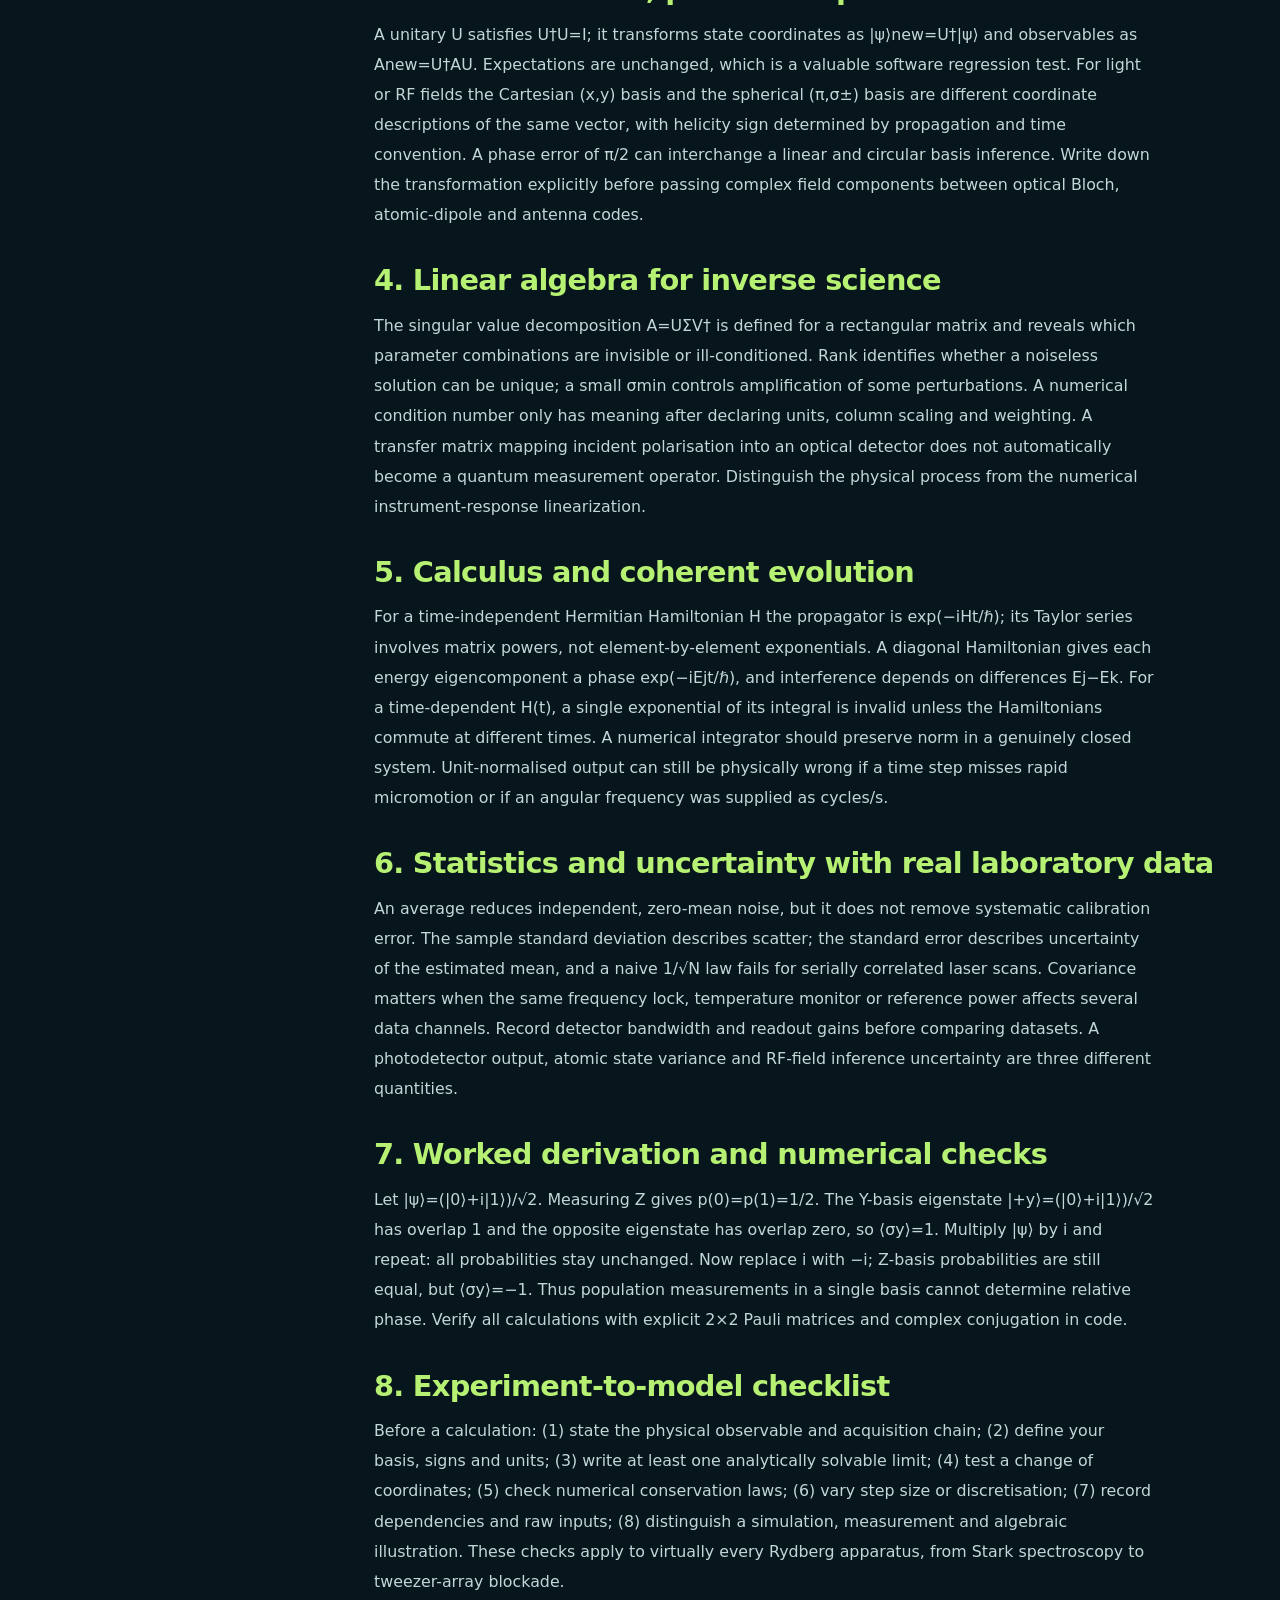
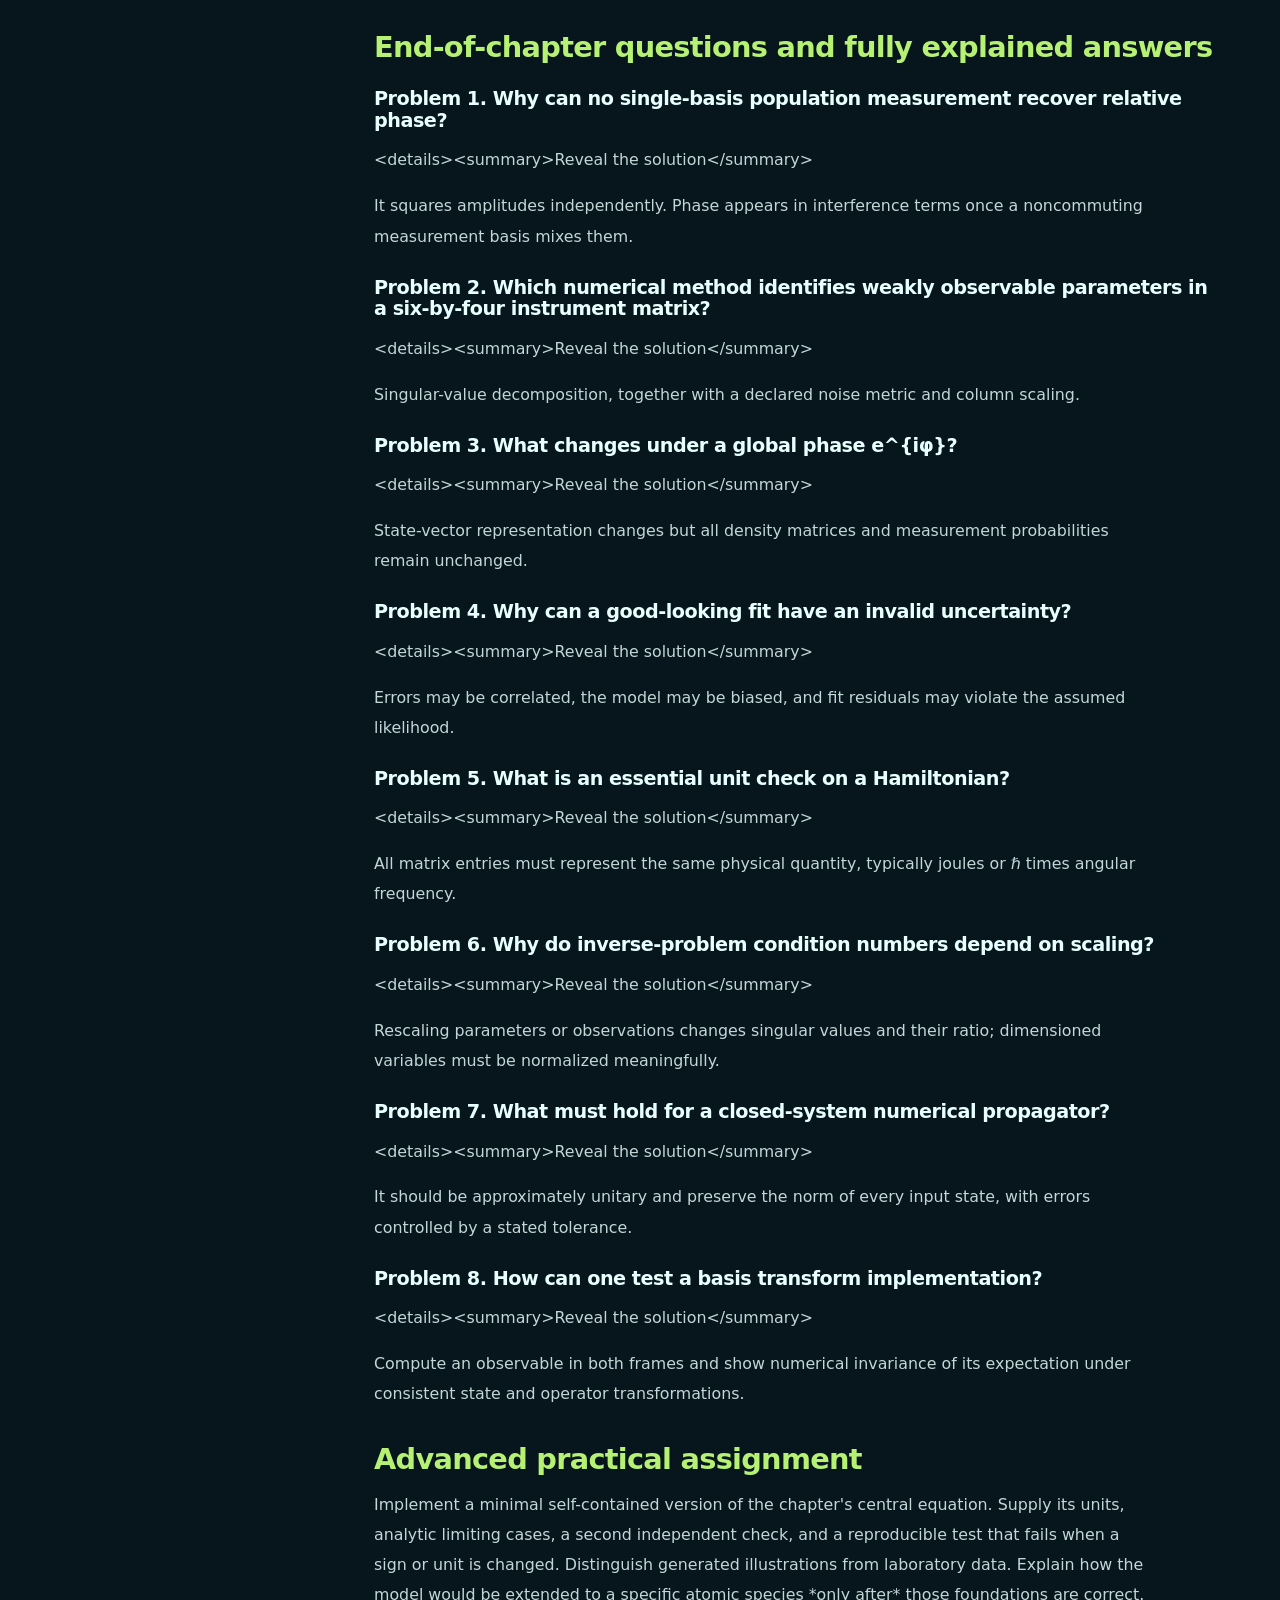
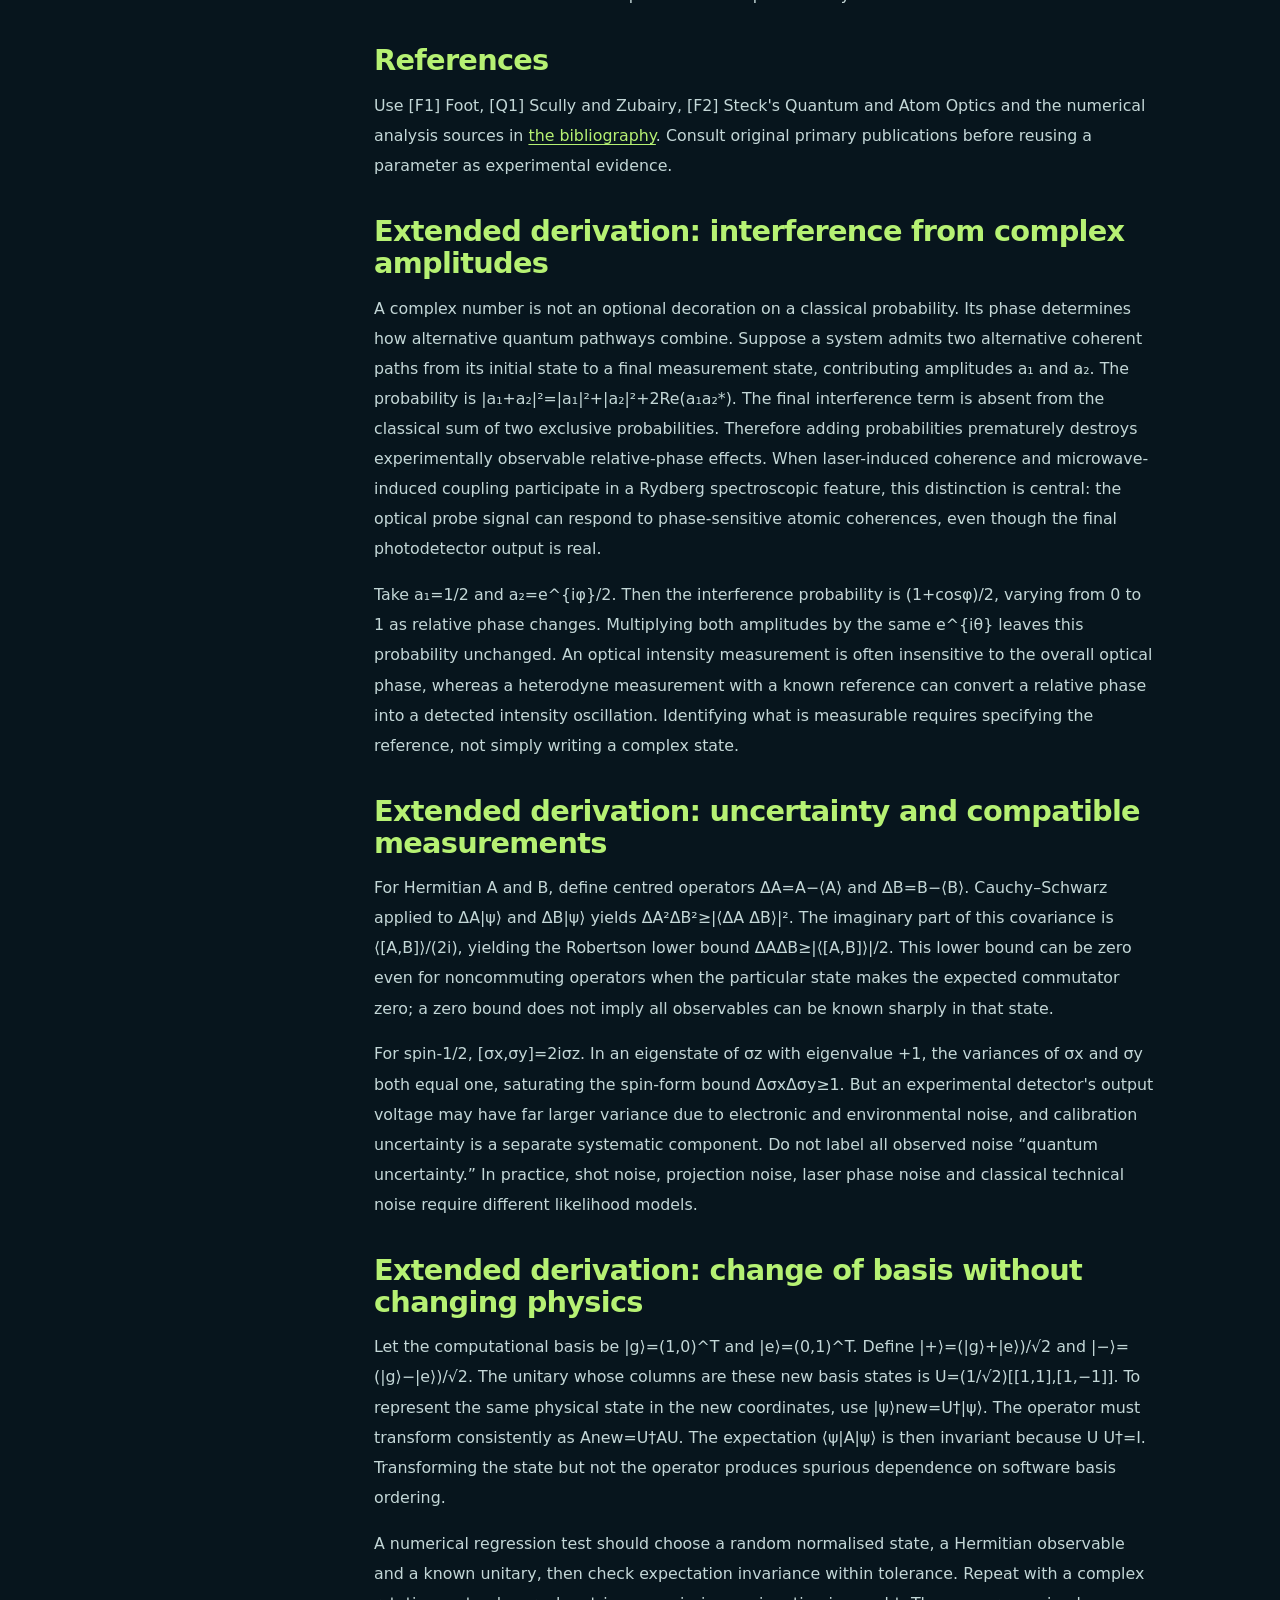
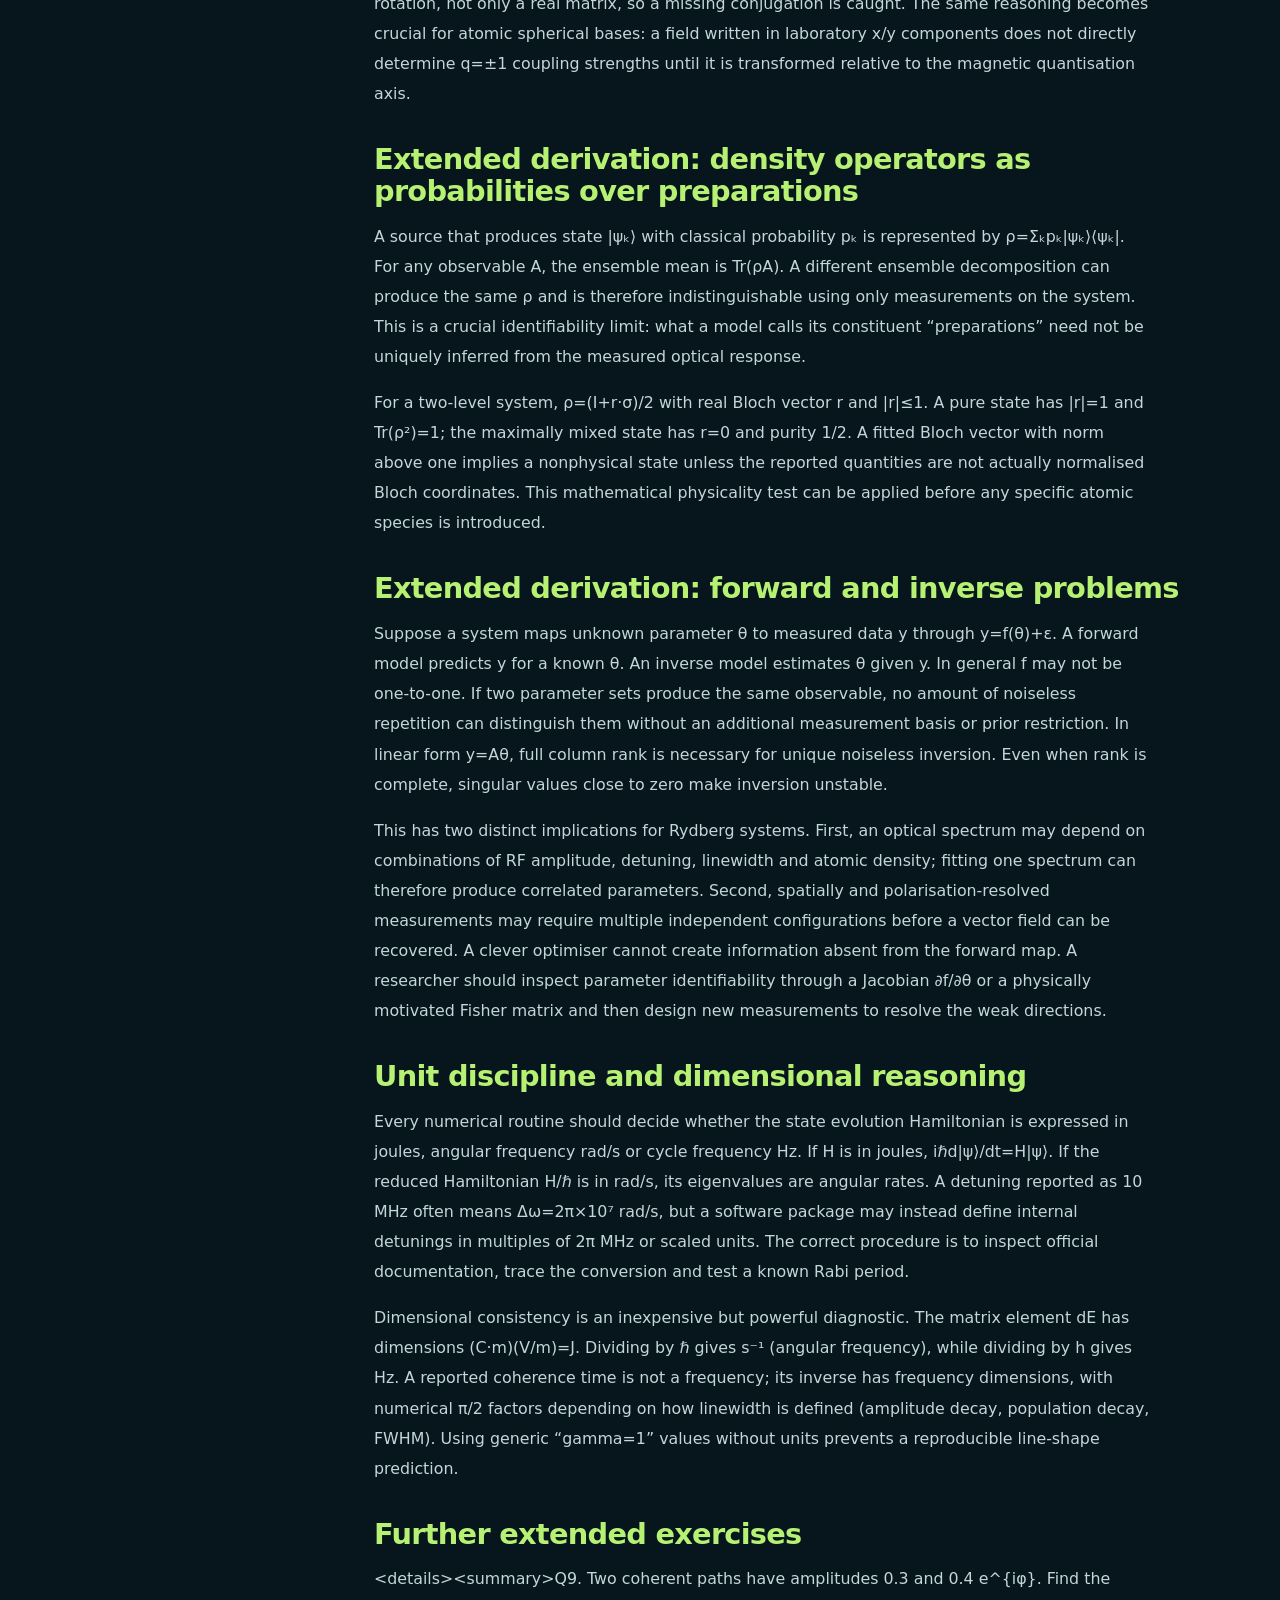
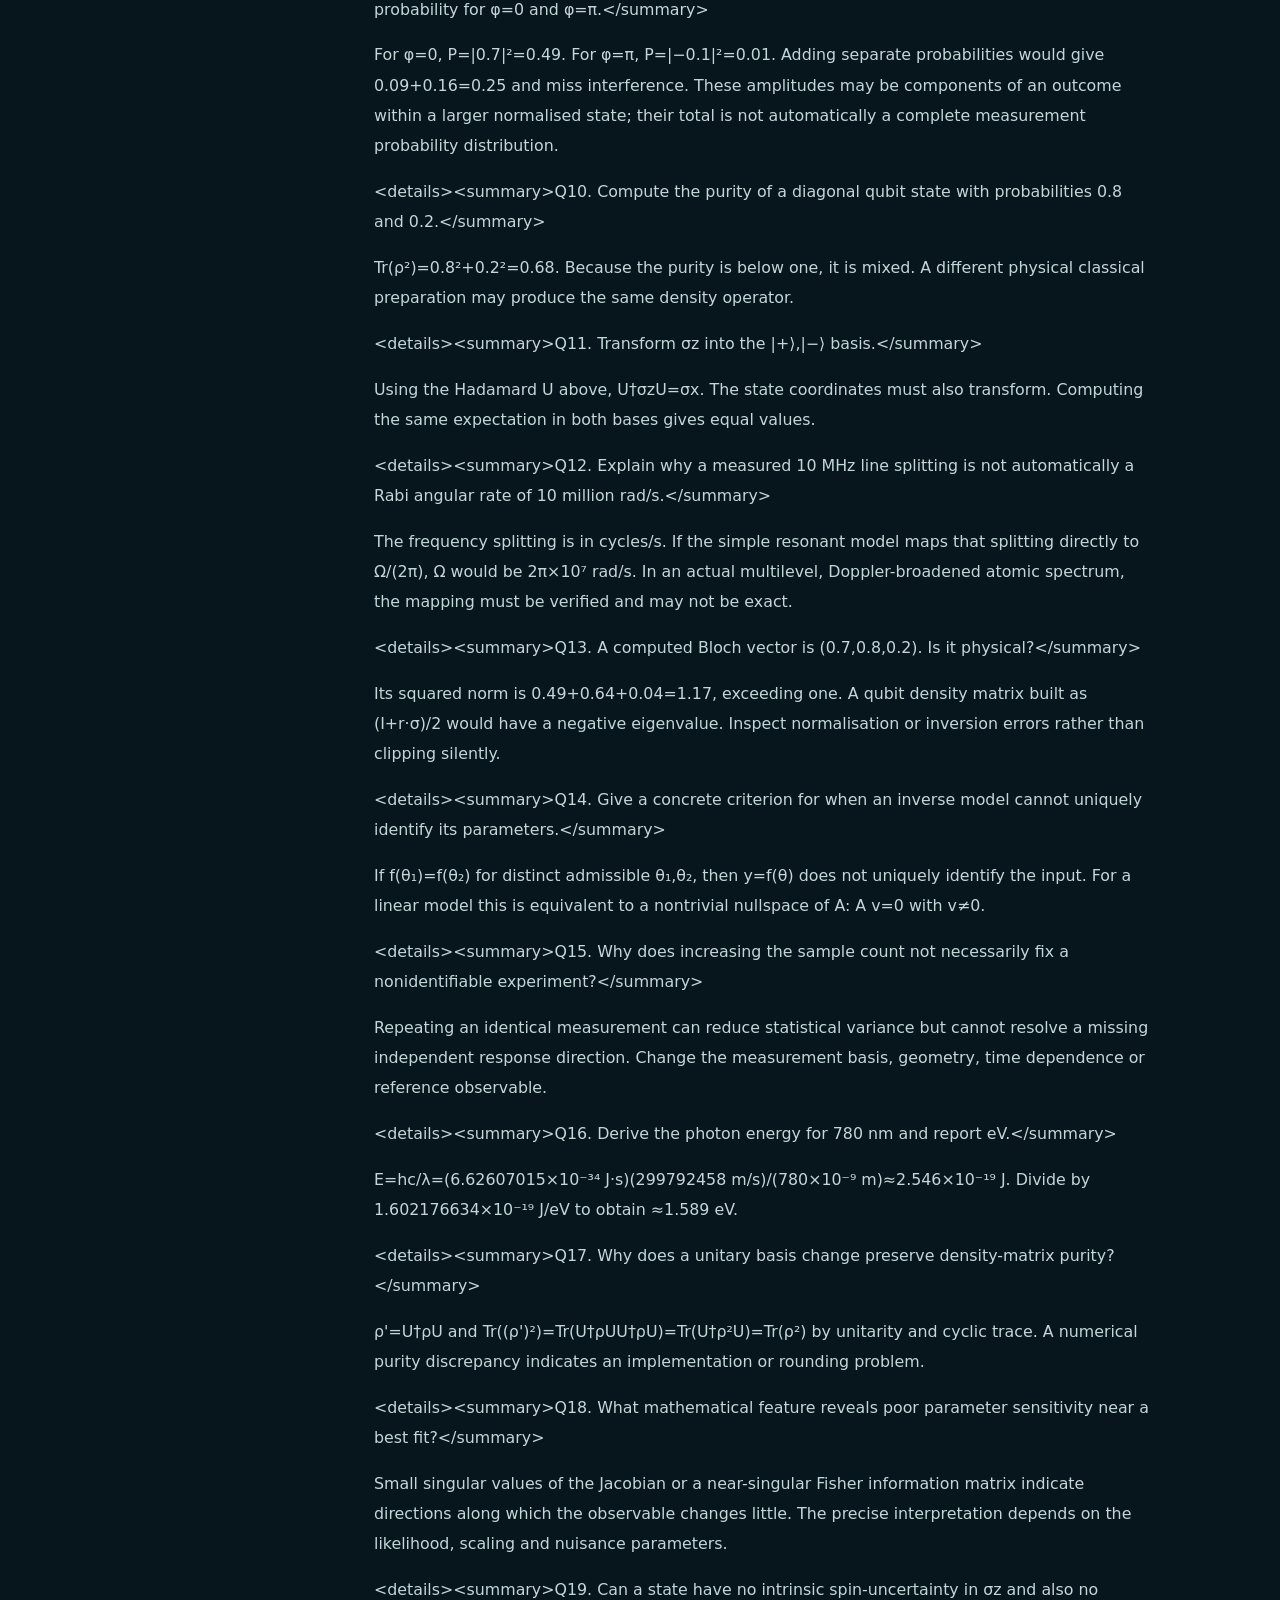
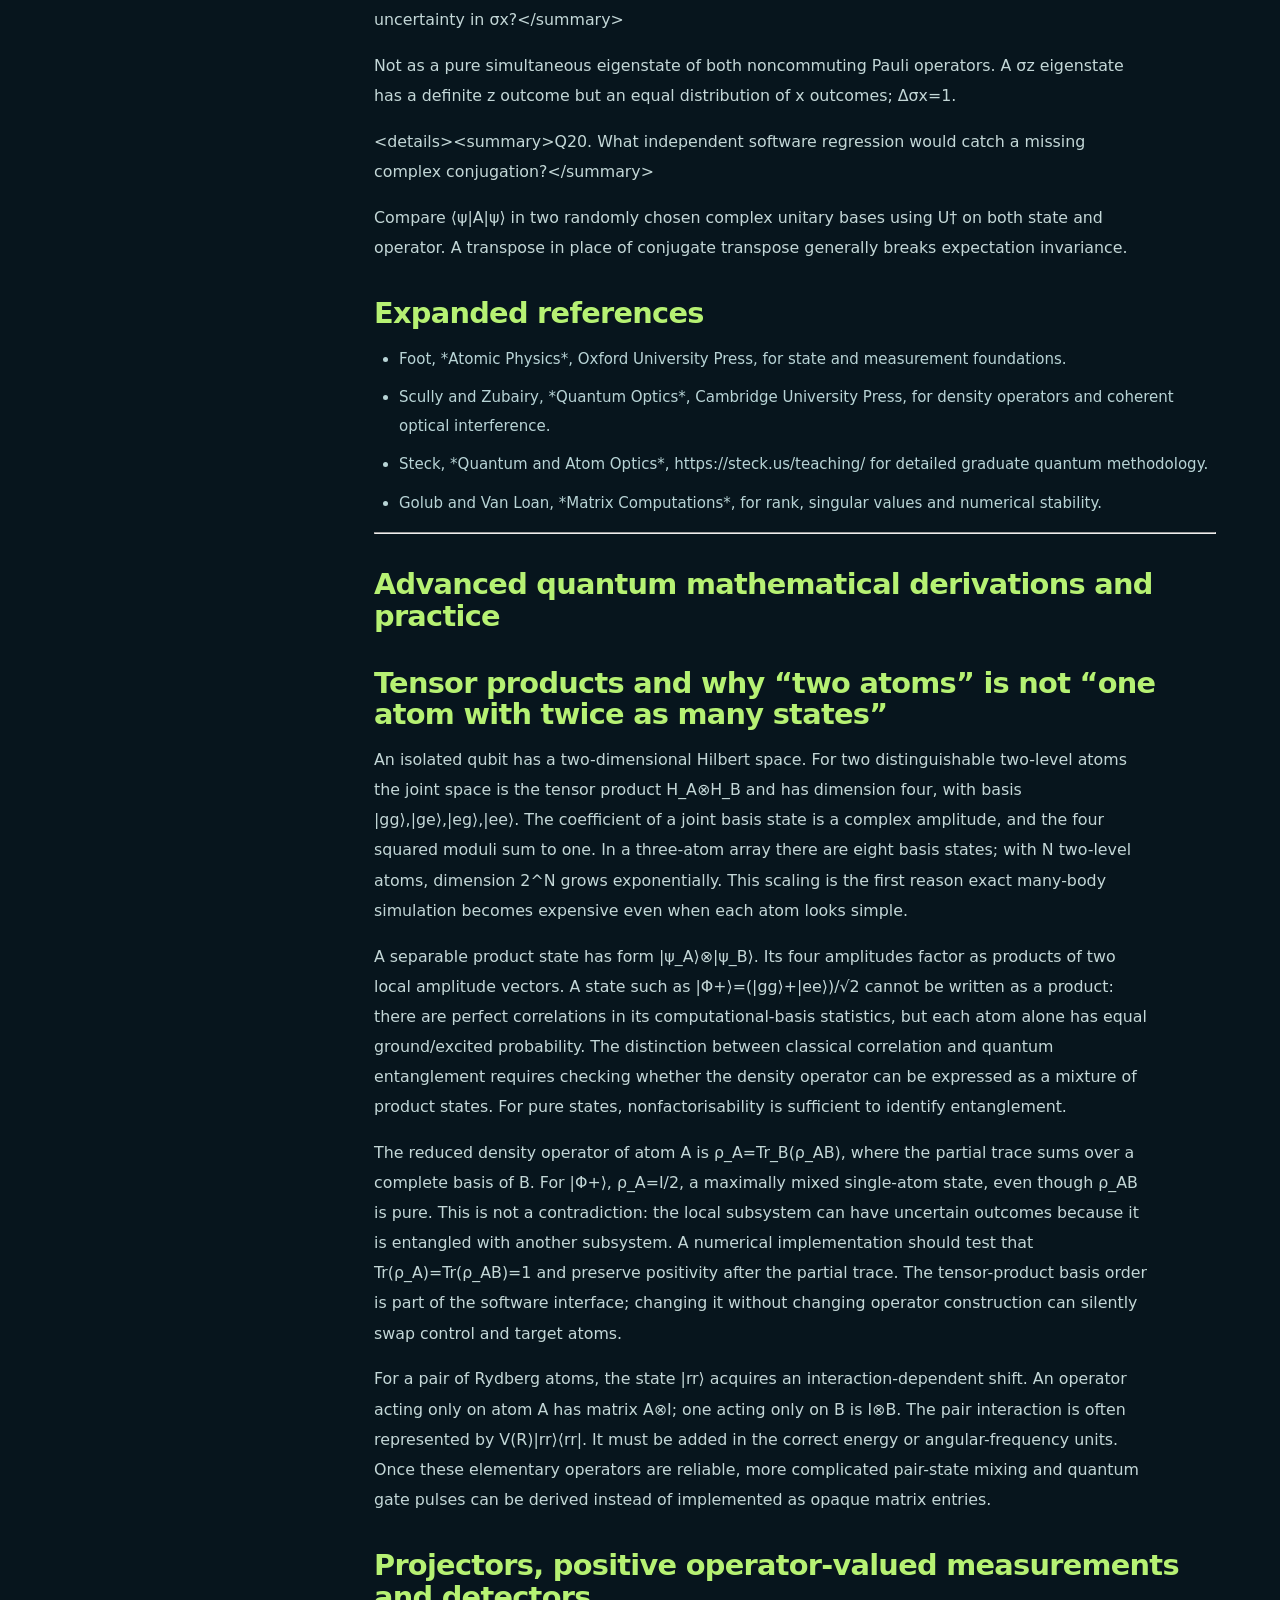
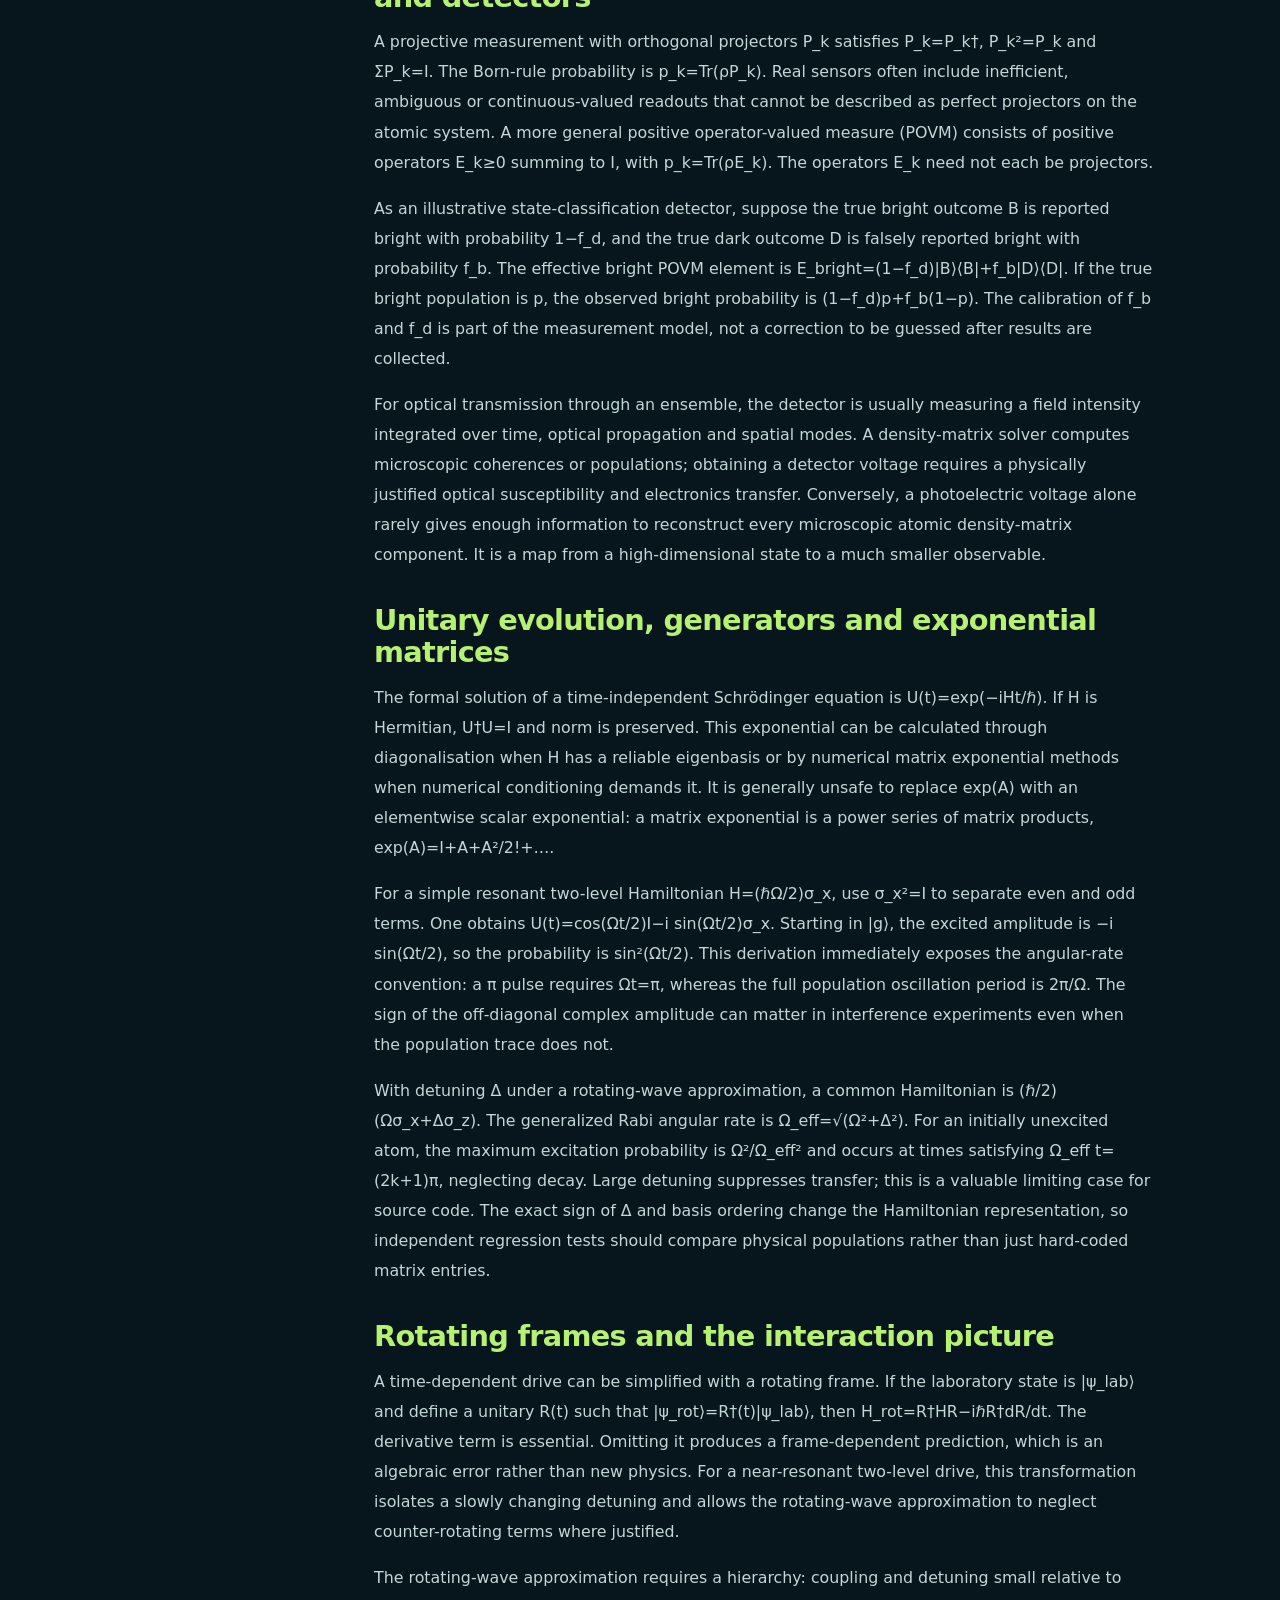
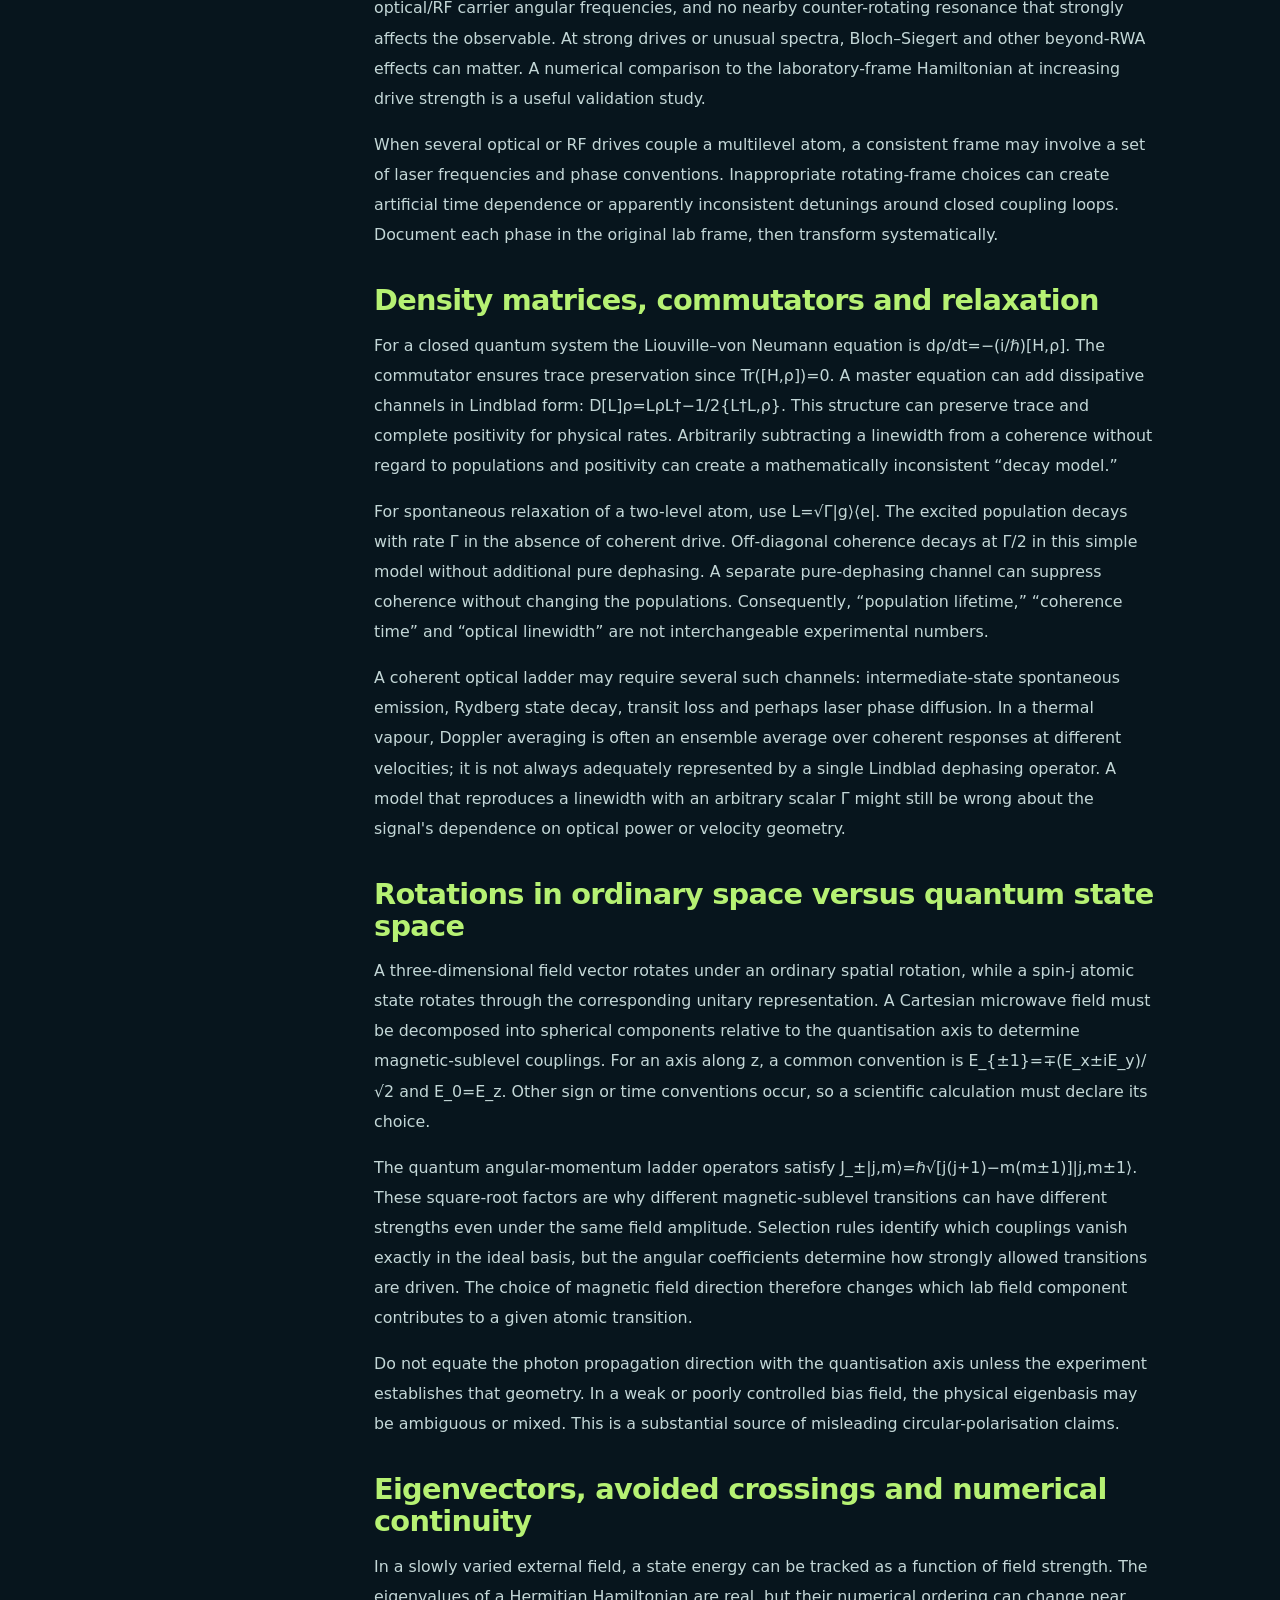
<file: site/academy.html>
<!doctype html><html lang="en"><head><meta charset="utf-8">
<meta name="viewport" content="width=device-width, initial-scale=1">
<meta name="description" content="Rydberg Systems Engineering: a referenced, interactive and practice-led scientific handbook covering quantum physics, Rb EIT, ARC, RydIQule, HFSS and Stokes polarimetry.">
<title>Rydberg Academy · Complete Research Handbook</title>
<link rel="stylesheet" href="style.css"><link rel="stylesheet" href="academy.css">
<script src="academy.js" type="module"></script></head>
<body class="academy">
<a class="skip" href="#content">Skip to lesson</a>
<header class="nav"><a class="brand" href="index.html"><span class="atom">◉</span><span>RYDBERG <span class="muted">/ ACADEMY</span></span></a>
<nav aria-label="Academy navigation"><a href="index.html">Research</a><a href="explorer.html">Stokes explorer</a><a href="lab.html">Live lab</a><a href="#practice/0001">Worked questions</a></nav>
<a class="navcta" href="https://github.com/RV-crtl/Rydberg-Sensing-Research-Archive/tree/main/book">Read on GitHub ↗</a></header>
<main class="book-shell">
<aside class="book-sidebar" aria-label="Chapter navigation">
 <div class="book-logo"><span class="eyebrow">THE OPEN RESEARCH TEXTBOOK</span><h2>Rydberg<br><em>Systems.</em></h2><p>Understand it. Build it. Question it.</p></div>
 <label for="chapter-search" class="book-lbl">Search lessons</label>
 <input id="chapter-search" type="search" placeholder="EIT, HFSS, Zeeman, ARC…">
 <div class="book-tabs" role="group" aria-label="Study mode">
  <button data-mode="chapters" aria-pressed="true" class="active">Textbook</button>
  <button data-mode="practice" aria-pressed="false">1,000 exercises</button>
 </div>
 <nav id="chapter-list" class="book-chapters" aria-label="Chapter index"><p>Loading chapters…</p></nav>
 <div class="book-sidelinks"><a href="https://github.com/RV-crtl/Rydberg-Sensing-Research-Archive/tree/main/book/field-guides">Deep technical field guides ↗</a><a href="https://github.com/RV-crtl/Rydberg-Sensing-Research-Archive/blob/main/book/CURRENT_STATE.md">Current results ↗</a><a href="https://github.com/RV-crtl/Rydberg-Sensing-Research-Archive/blob/main/book/REFERENCES.md">Bibliography ↗</a><a href="lab.html">Parameter experiments ↗</a></div>
</aside>
<section class="book-main" id="content">
 <div class="book-cover" id="book-cover"><div><span class="eyebrow">FIELD GUIDE · RESEARCH TEXTBOOK · 2026</span><h1>From quantum foundations<br>to <em>Rydberg research.</em></h1><p>A navigable, evidence-linked handbook for research across Rydberg atoms, lasers, quantum information, sensing and scientific computing: physics, optical laboratory, microwave design, numerical inference, diagnostics and reproducible scientific code.</p><div class="book-mini-stats"><span><span id="chapter-total">36 reference chapters</span></span><span>1,000 distinct solved exercises</span><span>21 reference entries</span></div></div><img src="assets/book-quantum-bloch.svg" alt="Original Bloch sphere vector diagram for a general two-level quantum state"></div>
 <figure class="book-platform-banner"><img src="assets/book-platform-selection.svg" loading="lazy" alt="General Rydberg platform choice: vapour cell, cold atoms, tweezers, cavity and ion detection with evidence gates"/><figcaption>Choose a research platform from your desired observable and calibration requirements. Original general-purpose design diagram.</figcaption></figure><div class="book-breadcrumb"><span id="reading-path">BOOK / FOUNDATIONS</span><span id="reading-status">Original educational material · Source-linked</span></div>
 <article id="reading-panel" class="book-article" aria-live="polite"><h2>Preparing the research handbook…</h2></article>
 <div class="reader-nav"><button id="prev-page" type="button">← Previous</button><span id="page-state"></span><button id="next-page" type="button">Next →</button></div>
 <section class="book-extend"><div><span class="eyebrow">KEEP EXPLORING</span><h2>Try the <em>physical parameters.</em></h2><p>Change Rydberg transition parameters, RF field strength or polarisation angles in the interactive models. These demonstrate idealised equations, not simulated or experimental results.</p></div><a class="button primary" href="lab.html">Launch live physics lab ↗</a></section>
</section></main>
<footer><div><strong>RYDBERG / ACADEMY</strong><p>Original, referenced scientific lessons. Learning examples are not measurements or HFSS solves.</p></div><div><a href="index.html">Project portfolio</a><a href="explorer.html">HFSS source explorer</a><a href="https://github.com/RV-crtl/Rydberg-Sensing-Research-Archive">GitHub</a></div></footer>
</body></html>
</file>
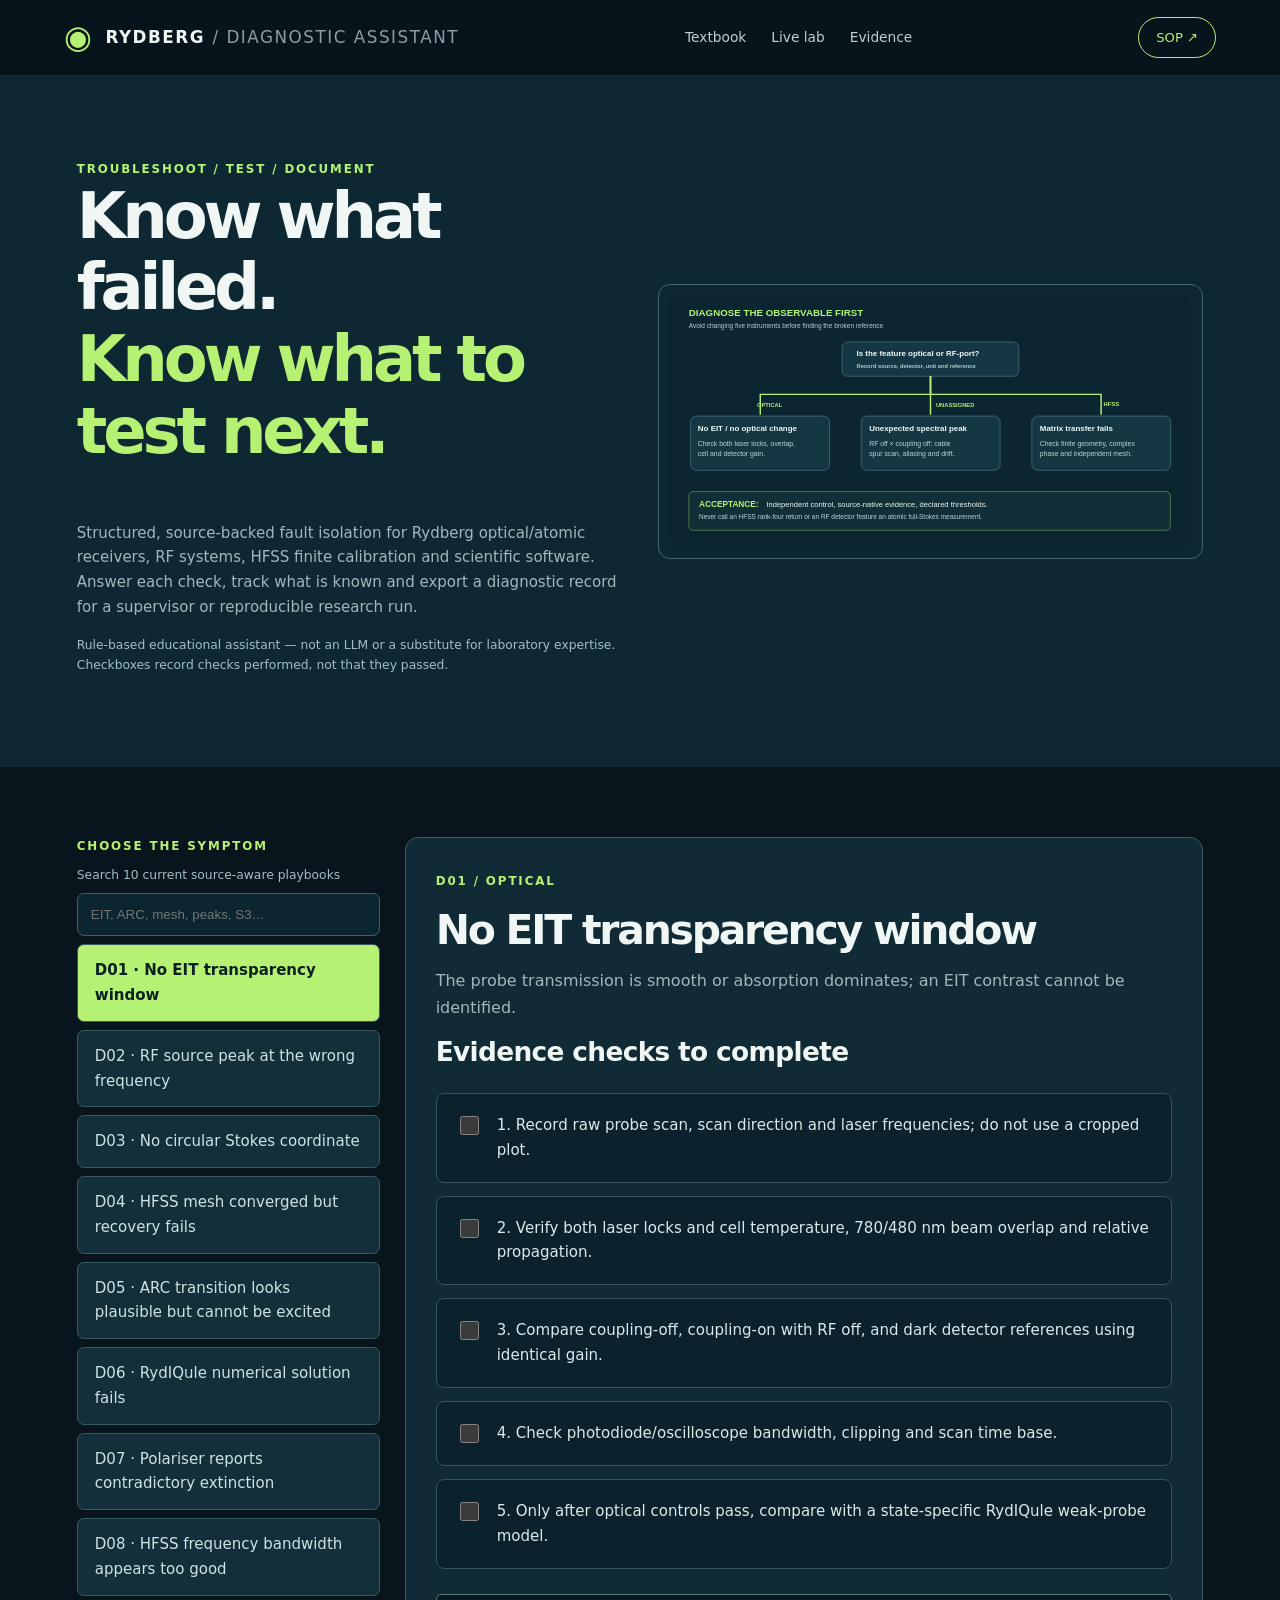
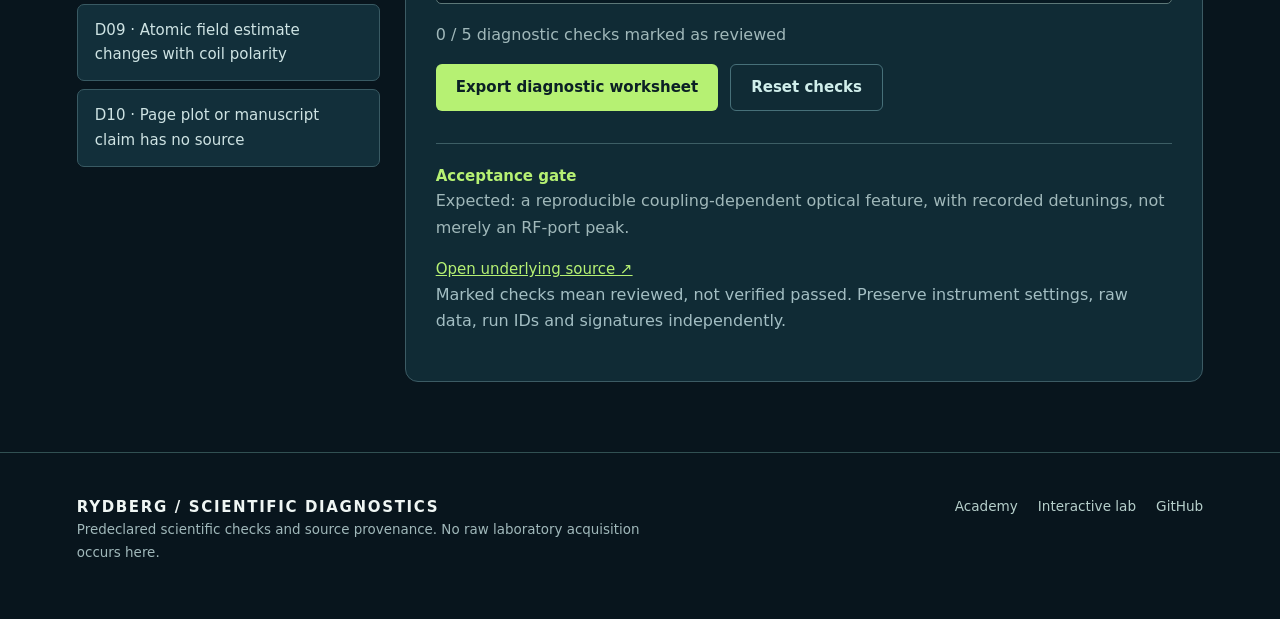
<file: site/diagnostics.html>
<!doctype html><html lang="en"><head><meta charset="utf-8"><meta name="viewport" content="width=device-width,initial-scale=1"><meta name="description" content="Source-backed Rydberg RF/optical troubleshooting assistant: atomic spectra, ARC/RydIQule, HFSS finite mesh and polarisation calibration."><title>Scientific Diagnostic Assistant · Rydberg Academy</title><link rel="stylesheet" href="style.css"><link rel="stylesheet" href="academy.css"><link rel="stylesheet" href="lab.css"><style>
.diagnose-hero{display:grid;grid-template-columns:1fr 1fr;gap:35px;align-items:center;padding:80px clamp(25px,6vw,90px);background:#0d2833}.diagnose-hero h1{font-size:clamp(2.7rem,5vw,5rem)}.diagnose-hero img{width:100%;border:1px solid #47646b;border-radius:12px;padding:10px}.diagnose-main{padding:70px clamp(25px,6vw,90px);display:grid;grid-template-columns:minmax(230px,.55fr) minmax(0,1.45fr);gap:25px;max-width:1700px;margin:auto}.diagnose-rail{display:grid;align-content:start;gap:8px}.diagnose-rail input{padding:13px;border:1px solid #41626a;background:#0b2630;color:#e4f1f1;border-radius:7px}.diagnose-rail button{background:#122f3a;border:1px solid #395a63;color:#cee3e3;padding:13px 17px;border-radius:7px;text-align:left}.diagnose-rail button.active{background:#b6f173;color:#0b2025;font-weight:800}.diagnose-panel{padding:30px;background:#102b35;border:1px solid #3c5b64;border-radius:13px;min-width:0}.diagnose-panel h2{font-size:clamp(2rem,3.2vw,3.2rem);margin:15px 0}.diagnose-panel p{font-size:1rem}.diagnose-checks{display:grid;gap:13px;margin:25px 0}.diagnose-checks label{display:flex;align-items:flex-start;gap:15px;padding:19px;background:#0b222d;border:1px solid #36545f;border-radius:8px;color:#d8ebea;font-size:.94rem}.diagnose-checks input{width:19px;height:19px;accent-color:#b6f173;flex-shrink:0;margin-top:3px}.diagnose-checks label:has(input:checked){border-color:#b6f173;background:#163d38}.diagnose-progress{height:10px;border:1px solid #5d7878;border-radius:20px;overflow:hidden;background:#071922;margin:18px 0}.diagnose-progress div{height:100%;width:0;background:#b6f173;transition:width .1s}.diagnose-actions{display:flex;flex-wrap:wrap;gap:12px}.diagnose-actions button{padding:10px 20px;background:#b6f173;border:0;color:#0b2025;border-radius:6px;font-weight:700}.diagnose-actions button.outline{color:#d0eeeb;background:transparent;border:1px solid #477079}.report-ready{border-top:1px solid #3d5e65;margin-top:32px;padding-top:20px}.report-ready strong{color:#b6f173}.report-ready a{color:#b6f173;text-decoration:underline}.hint{font-size:.77rem;color:#a3bec3}@media(max-width:850px){.diagnose-hero,.diagnose-main{grid-template-columns:1fr}.diagnose-hero{padding:50px 23px}.diagnose-main{padding:40px 23px}.diagnose-panel{padding:19px}}
</style><script src="diagnostics.js" type="module"></script></head><body>
<header class="nav"><a class="brand" href="index.html"><span class="atom">◉</span><span>RYDBERG <span class="muted">/ DIAGNOSTIC ASSISTANT</span></span></a><nav><a href="academy.html">Textbook</a><a href="lab.html">Live lab</a><a href="explorer.html">Evidence</a></nav><a class="navcta" href="https://github.com/RV-crtl/Rydberg-Sensing-Research-Archive/blob/main/docs/methods/CALIBRATION_AND_RECOVERY_PROTOCOL.md">SOP ↗</a></header>
<main><section class="diagnose-hero"><div><span class="eyebrow">TROUBLESHOOT / TEST / DOCUMENT</span><h1>Know what failed.<br><em>Know what to test next.</em></h1><p>Structured, source-backed fault isolation for Rydberg optical/atomic receivers, RF systems, HFSS finite calibration and scientific software. Answer each check, track what is known and export a diagnostic record for a supervisor or reproducible research run.</p><p class="hint">Rule-based educational assistant — not an LLM or a substitute for laboratory expertise. Checkboxes record checks performed, not that they passed.</p></div><img src="assets/academy-diagnostic-tree.svg" alt="Original laboratory diagnostic decision diagram: optical and RF controls, source peaks and finite HFSS calibration"/></section>
<section class="diagnose-main"><aside class="diagnose-rail" aria-label="Diagnosis category"><span class="eyebrow">CHOOSE THE SYMPTOM</span><label for="diagnose-search" class="hint">Search 10 current source-aware playbooks</label><input id="diagnose-search" type="search" placeholder="EIT, ARC, mesh, peaks, S3…"><div id="diagnose-menu" class="diagnose-rail" role="group" aria-label="Diagnostic problems"></div></aside>
<article class="diagnose-panel" id="diagnose-panel" aria-live="polite"><h2>Select a scientific symptom.</h2><p>Loading original source-linked checks…</p></article></section></main>
<footer><div><strong>RYDBERG / SCIENTIFIC DIAGNOSTICS</strong><p>Predeclared scientific checks and source provenance. No raw laboratory acquisition occurs here.</p></div><div><a href="academy.html">Academy</a><a href="lab.html">Interactive lab</a><a href="https://github.com/RV-crtl/Rydberg-Sensing-Research-Archive">GitHub</a></div></footer></body></html>
</file>
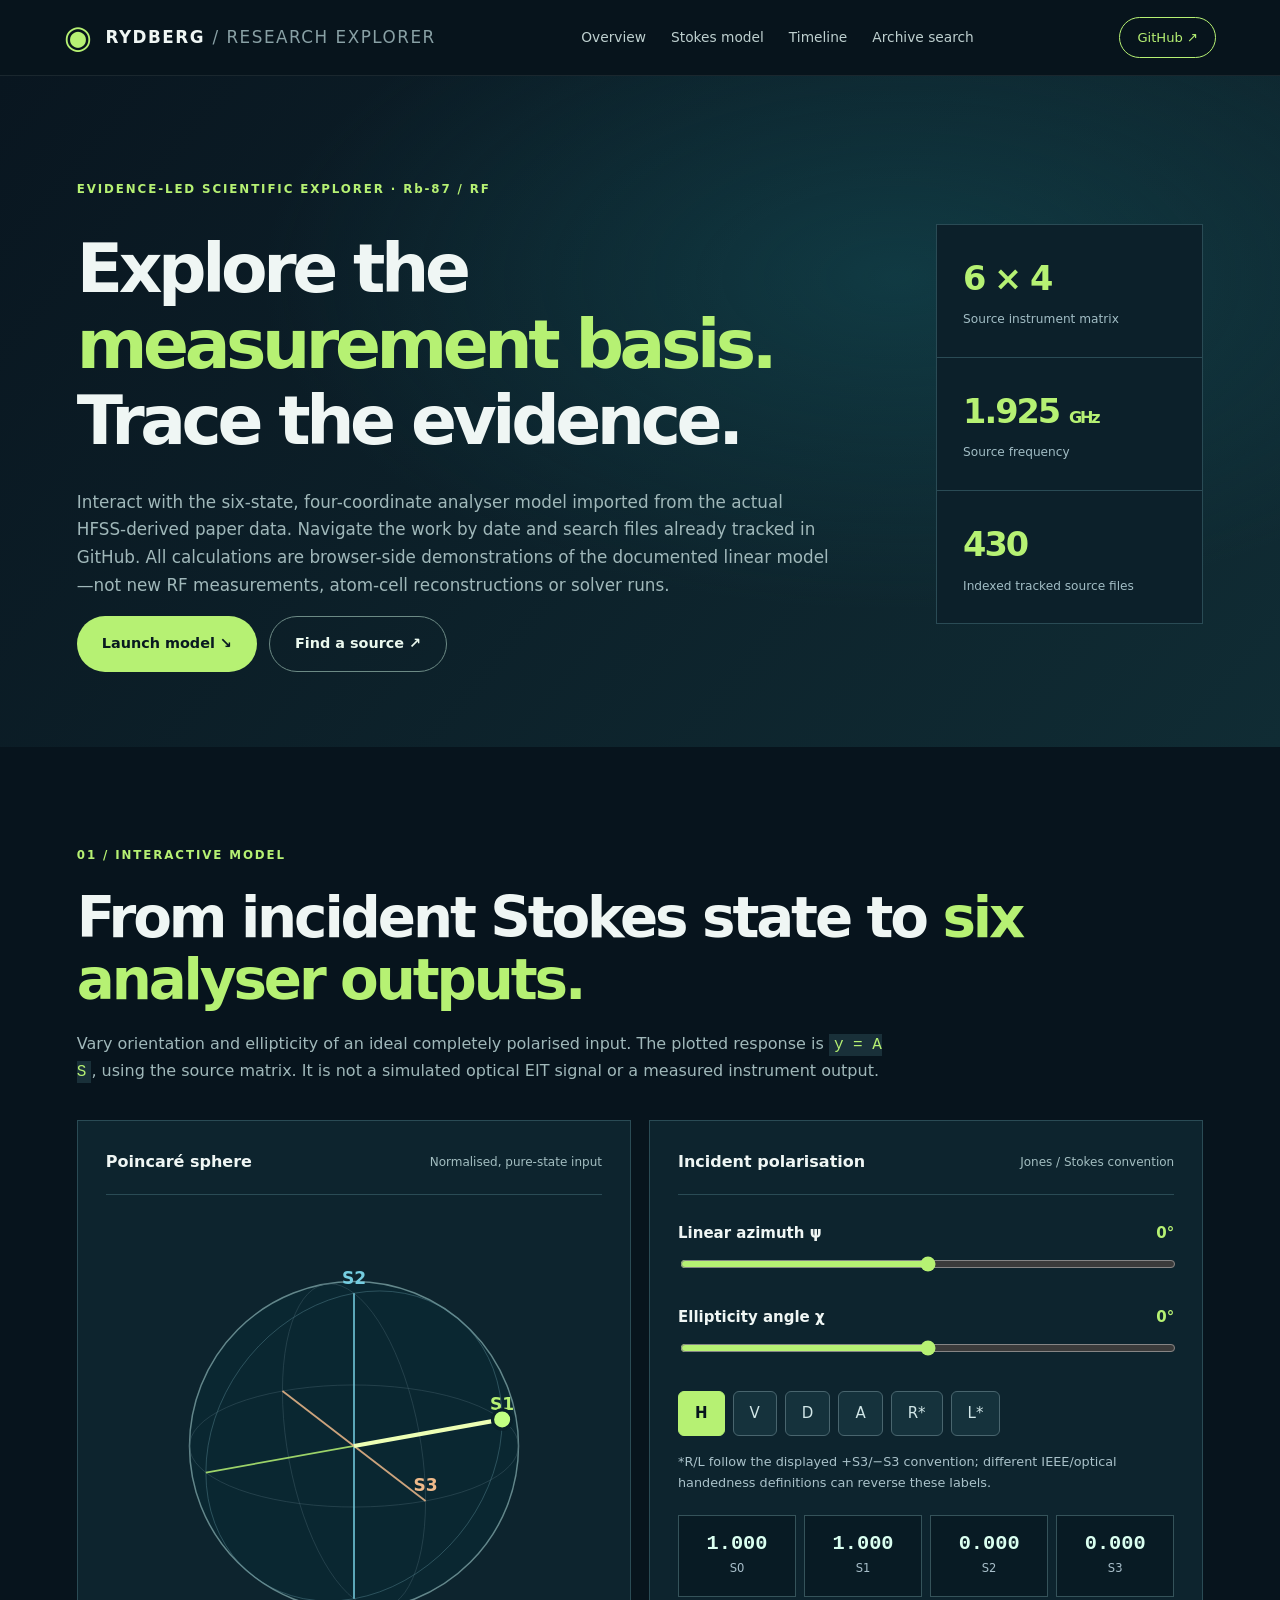
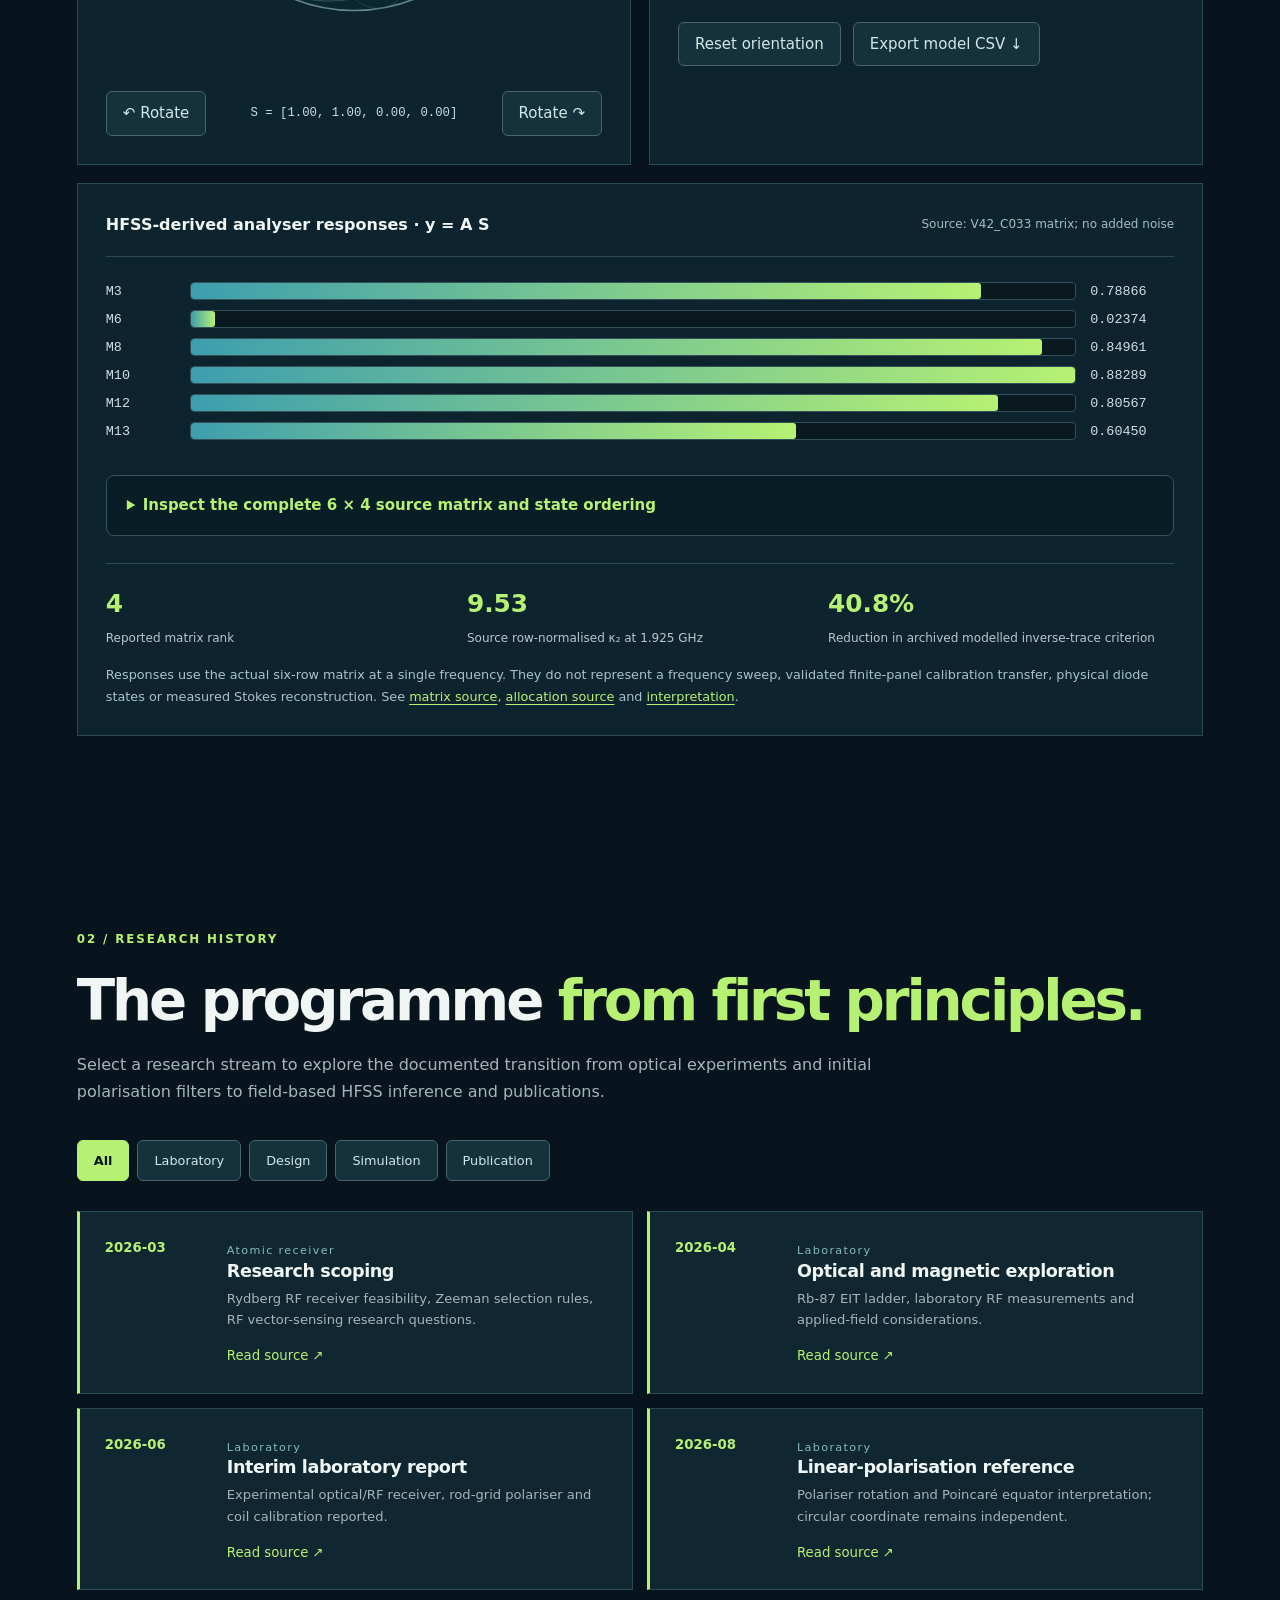
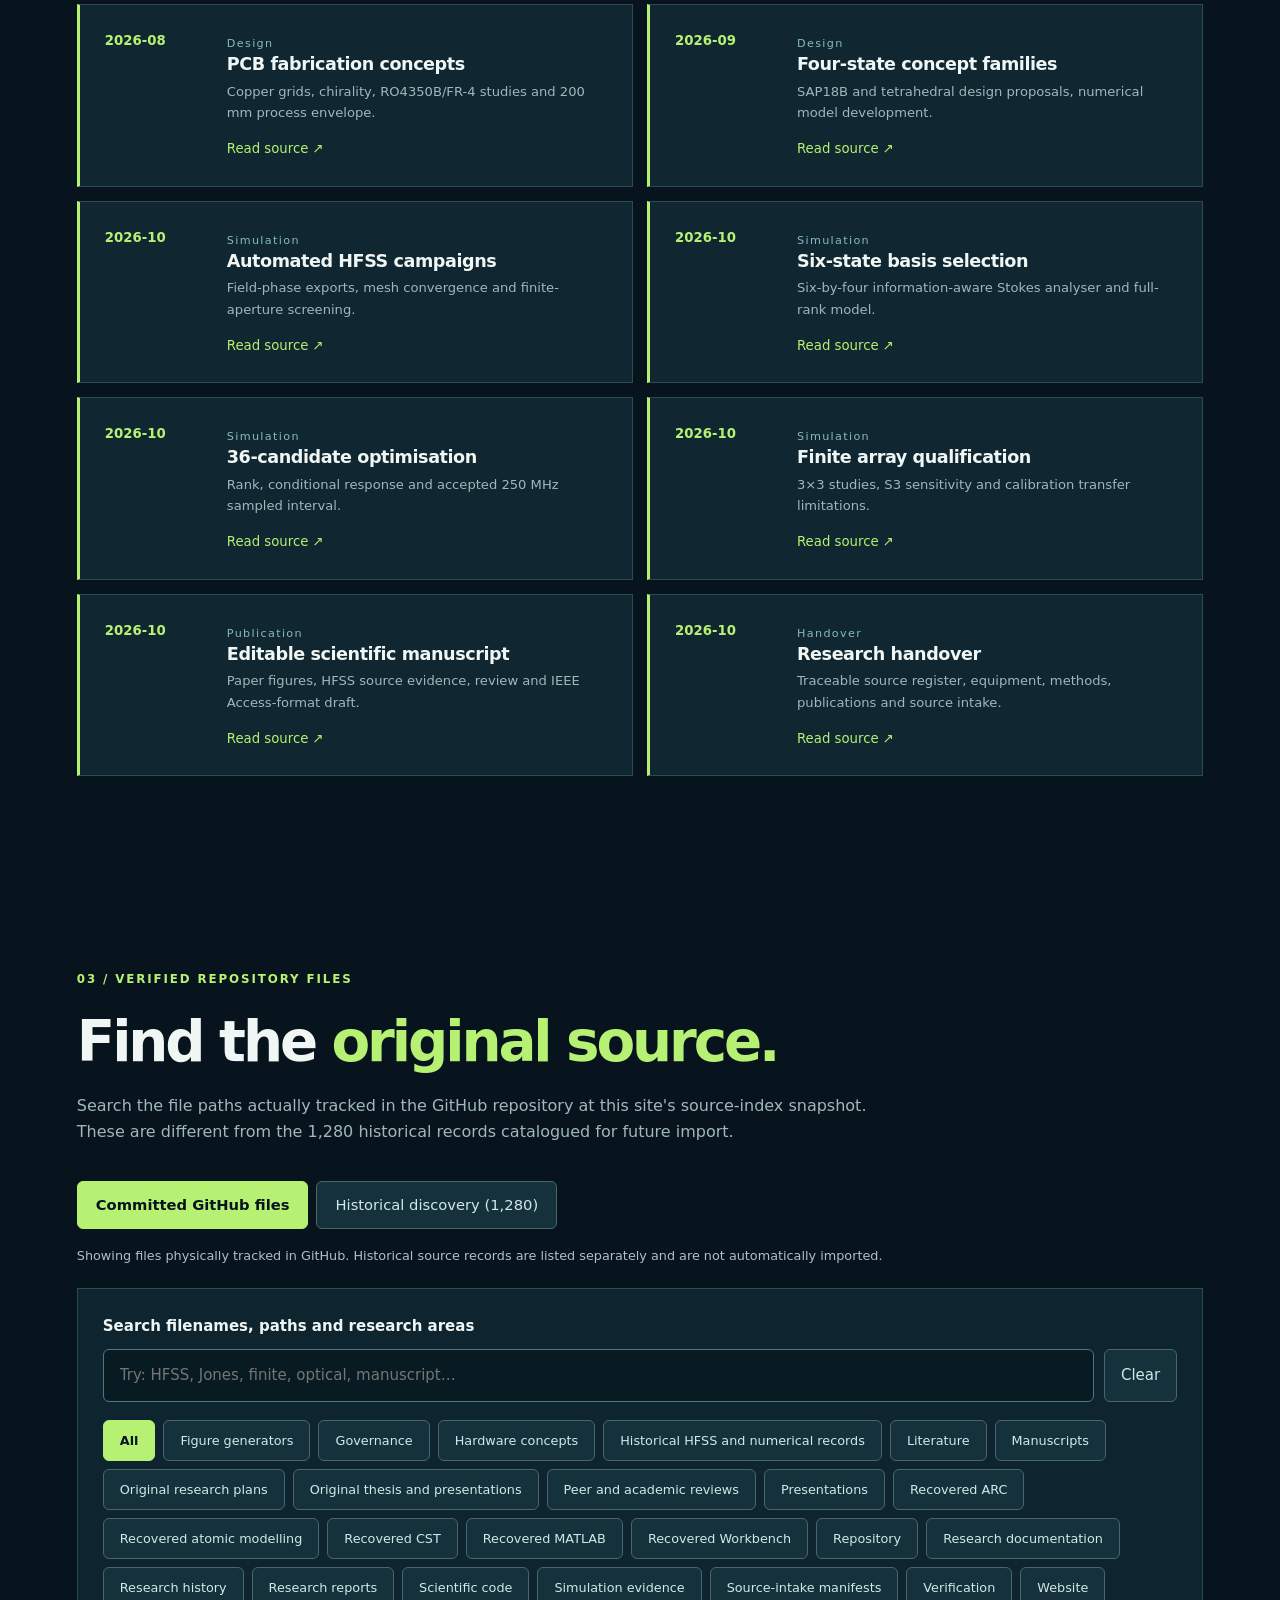
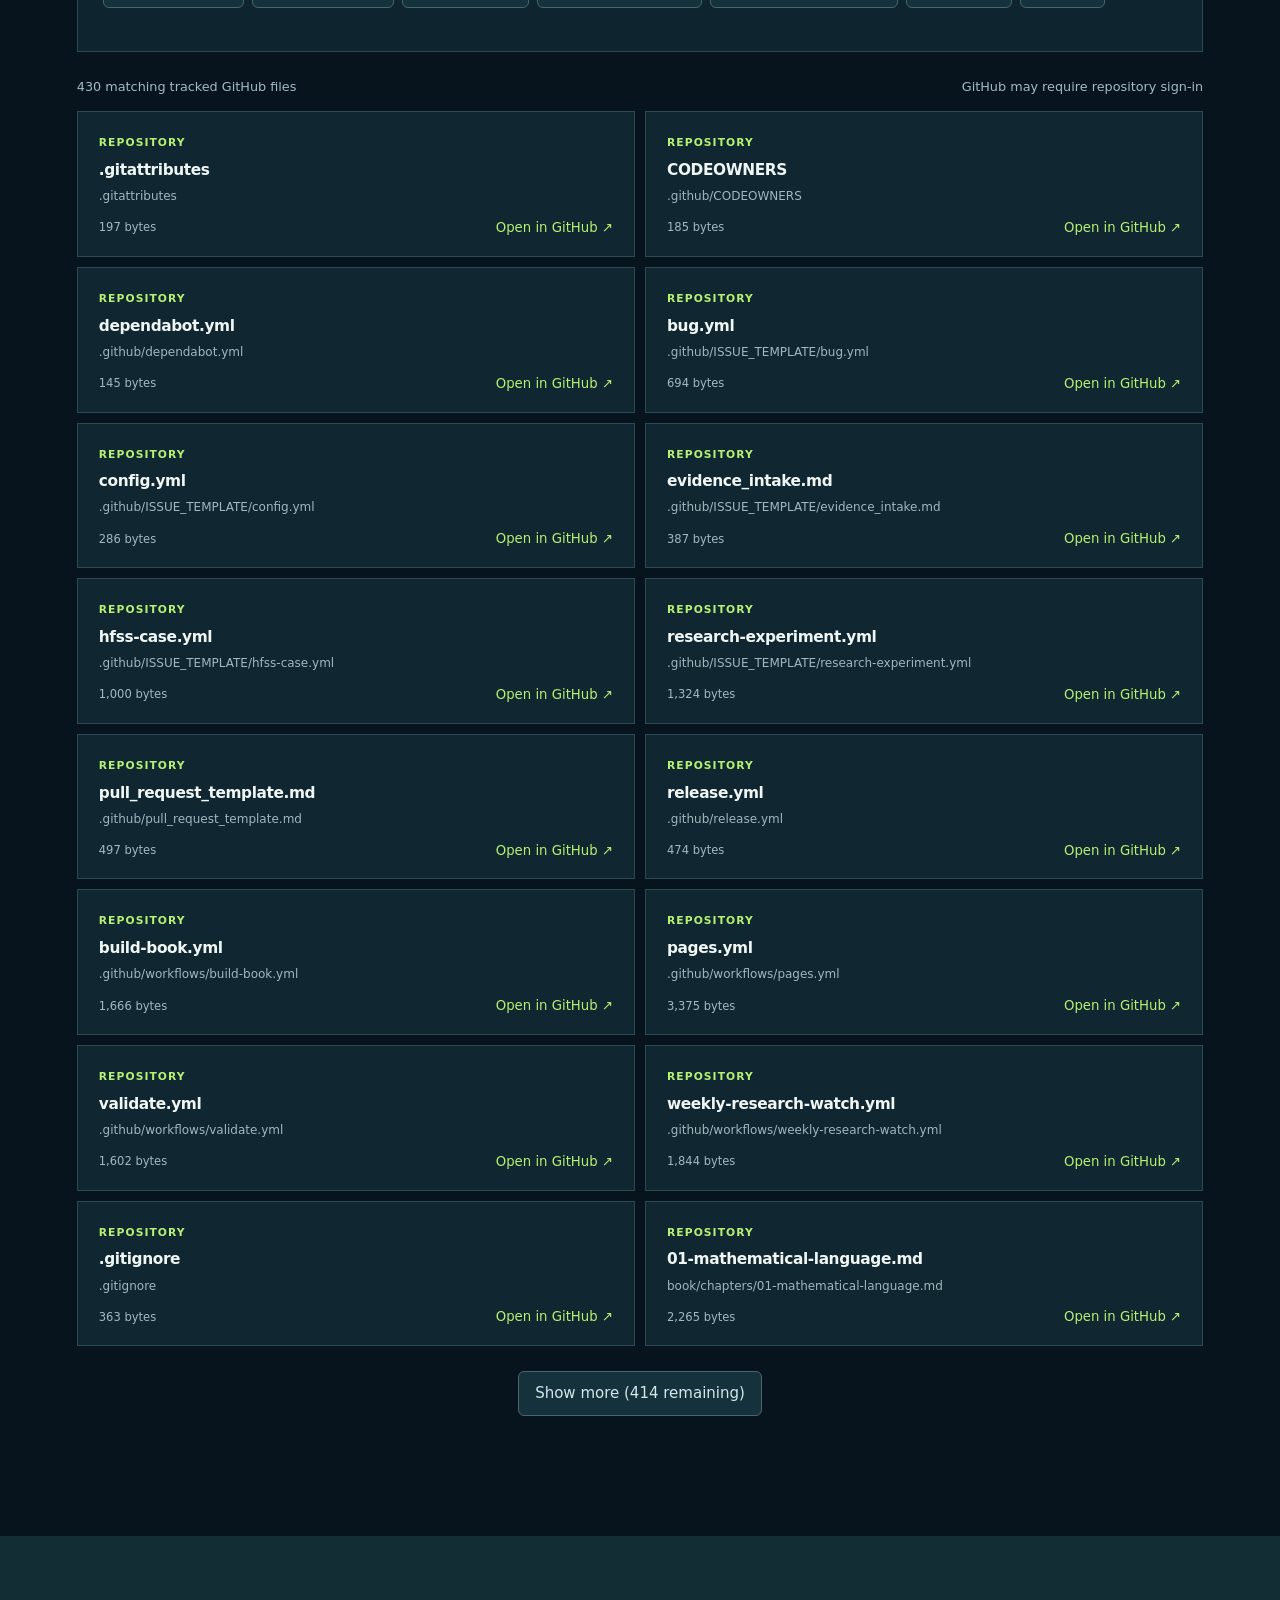
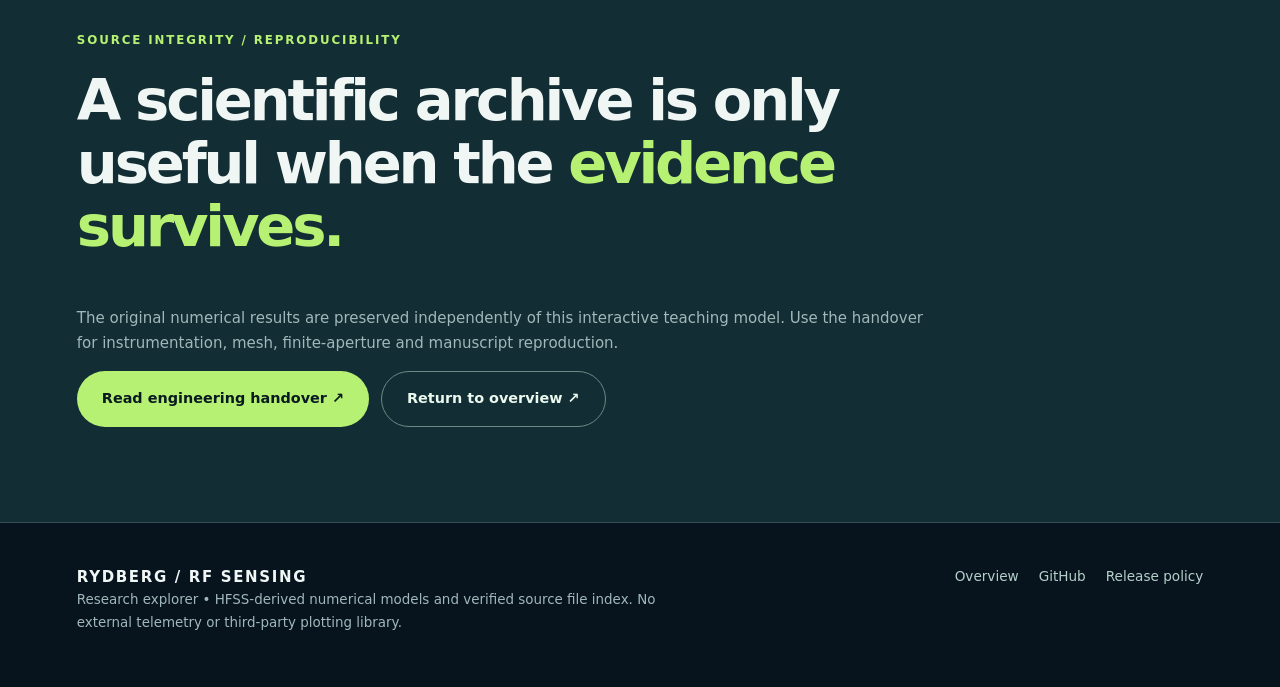
<file: site/explorer.html>
<!doctype html>
<html lang="en">
<head>
<meta charset="utf-8"><meta name="viewport" content="width=device-width,initial-scale=1">
<meta name="theme-color" content="#07141d">
<meta name="description" content="Explore the verified research history and numerical Stokes model of a Rydberg RF sensing programme.">
<title>Research Explorer · Rydberg RF Sensing</title>
<link rel="stylesheet" href="style.css"><link rel="stylesheet" href="explorer.css">
<script src="explorer.js" type="module"></script>
</head>
<body class="explorer-page">
<a class="skip" href="#explorer-main">Skip to research explorer</a>
<header class="nav">
 <a class="brand" href="index.html"><span class="atom" aria-hidden="true">◉</span><span>RYDBERG <span class="muted">/ RESEARCH EXPLORER</span></span></a>
 <nav aria-label="Explorer navigation"><a href="index.html">Overview</a><a href="#model">Stokes model</a><a href="#timeline">Timeline</a><a href="#inventory">Archive search</a></nav>
 <a class="navcta" href="https://github.com/RV-crtl/Rydberg-Sensing-Research-Archive">GitHub ↗</a>
</header>
<main id="explorer-main">
<section class="ex-hero">
 <div><span class="section-id">EVIDENCE-LED SCIENTIFIC EXPLORER · Rb-87 / RF</span>
 <h1>Explore the <em>measurement basis.</em><br>Trace the evidence.</h1>
 <p>Interact with the six-state, four-coordinate analyser model imported from the actual HFSS-derived paper data. Navigate the work by date and search files already tracked in GitHub. All calculations are browser-side demonstrations of the documented linear model—not new RF measurements, atom-cell reconstructions or solver runs.</p>
 <div class="actions"><a class="button primary" href="#model">Launch model ↘</a><a class="button subtle" href="#inventory">Find a source ↗</a></div></div>
 <div class="ex-hero-facts"><div><strong>6 × 4</strong><span>Source instrument matrix</span></div><div><strong>1.925 <small>GHz</small></strong><span>Source frequency</span></div><div><strong id="tracked-file-total">—</strong><span>Indexed tracked source files</span></div></div>
</section>
<section class="ex-section" id="model" aria-labelledby="model-title">
 <div class="ex-head"><span class="section-id">01 / INTERACTIVE MODEL</span><h2 id="model-title">From incident Stokes state to <em>six analyser outputs.</em></h2><p>Vary orientation and ellipticity of an ideal completely polarised input. The plotted response is <code>y = A S</code>, using the source matrix. It is not a simulated optical EIT signal or a measured instrument output.</p></div>
 <div class="model-grid">
  <div class="ex-panel sphere-box"><div class="panel-top"><strong>Poincaré sphere</strong><span>Normalised, pure-state input</span></div>
   <svg id="sphere" viewBox="0 0 440 440" aria-label="Interactive Poincaré sphere showing the incident pure polarisation state" role="img"><circle cx="220" cy="220" r="154" stroke="#47616c" stroke-width="1.5" fill="none" /><text x="220" y="225" fill="#b5c8cc" text-anchor="middle">Loading sphere…</text></svg>
   <div class="sphere-actions"><button id="rotate-left" class="quiet-btn" type="button" aria-label="Rotate sphere left">↶ Rotate</button><span id="vector-label" aria-live="polite">S = [1, …]</span><button id="rotate-right" class="quiet-btn" type="button" aria-label="Rotate sphere right">Rotate ↷</button></div>
  </div>
  <div class="ex-panel controls"><div class="panel-top"><strong>Incident polarisation</strong><span>Jones / Stokes convention</span></div>
    <label for="azimuth">Linear azimuth ψ <output id="azimuth-value" for="azimuth">0°</output></label>
    <input id="azimuth" type="range" min="-90" max="90" value="0" step="1">
    <label for="ellipticity">Ellipticity angle χ <output id="ellipticity-value" for="ellipticity">0°</output></label>
    <input id="ellipticity" type="range" min="-45" max="45" value="0" step="1">
    <div class="presets" role="group" aria-label="Polarisation presets"><button type="button" data-preset="H">H</button><button type="button" data-preset="V">V</button><button type="button" data-preset="D">D</button><button type="button" data-preset="A">A</button><button type="button" data-preset="R">R*</button><button type="button" data-preset="L">L*</button></div>
    <p class="hint">*R/L follow the displayed +S3/−S3 convention; different IEEE/optical handedness definitions can reverse these labels.</p>
    <div class="stokes-readout" id="stokes-values" aria-live="polite"><span>Stokes values loading…</span></div>
    <div class="control-actions"><button class="quiet-btn" id="reset-state" type="button">Reset orientation</button><button class="quiet-btn" id="export-response" type="button">Export model CSV ↓</button></div>
  </div>
 </div>
 <div class="ex-panel response-card">
  <div class="panel-top"><strong>HFSS-derived analyser responses · y = A S</strong><span>Source: V42_C033 matrix; no added noise</span></div>
  <div id="response-bars" class="response-bars" aria-label="Six source-matrix linear response values" aria-live="polite"><p>Loading source data…</p></div>
  <details class="matrix-accordion"><summary>Inspect the complete 6 × 4 source matrix and state ordering</summary><div id="matrix-grid" role="region" aria-label="Actual HFSS-derived instrument matrix"></div></details><div class="model-footer"><div class="data-point"><b id="rank-label">4</b><span>Reported matrix rank</span></div><div class="data-point"><b>9.53</b><span>Source row-normalised κ₂ at 1.925 GHz</span></div><div class="data-point"><b id="dwell-criterion">40.8%</b><span>Reduction in archived modelled inverse-trace criterion</span></div></div>
  <p class="hint">Responses use the actual six-row matrix at a single frequency. They do not represent a frequency sweep, validated finite-panel calibration transfer, physical diode states or measured Stokes reconstruction. See <a href="https://github.com/RV-crtl/Rydberg-Sensing-Research-Archive/blob/main/papers/manuscript-source/data/V42_C033_INSTRUMENT_MATRIX.csv">matrix source</a>, <a href="https://github.com/RV-crtl/Rydberg-Sensing-Research-Archive/blob/main/evidence/hfss/v44-reproducibility/analysis/V44_FIXED_BUDGET_RESULTS.json">allocation source</a> and <a href="https://github.com/RV-crtl/Rydberg-Sensing-Research-Archive/blob/main/docs/simulations/VERIFICATION_AND_INFORMATION_MATRIX.md">interpretation</a>.</p>
 </div>
</section>
<section class="ex-section" id="timeline" aria-labelledby="timeline-title">
 <div class="ex-head"><span class="section-id">02 / RESEARCH HISTORY</span><h2 id="timeline-title">The programme <em>from first principles.</em></h2><p>Select a research stream to explore the documented transition from optical experiments and initial polarisation filters to field-based HFSS inference and publications.</p></div>
 <div class="chipbar" role="group" aria-label="Timeline stream"><button type="button" data-timeline-filter="All" aria-pressed="true" class="chosen">All</button><button type="button" data-timeline-filter="Laboratory">Laboratory</button><button type="button" data-timeline-filter="Design">Design</button><button type="button" data-timeline-filter="Simulation">Simulation</button><button type="button" data-timeline-filter="Publication">Publication</button></div>
 <ol class="history-list" id="history-list"><li>Loading the research chronology…</li></ol>
</section>
<section class="ex-section" id="inventory" aria-labelledby="inventory-title">
 <div class="ex-head"><span class="section-id">03 / VERIFIED REPOSITORY FILES</span><h2 id="inventory-title">Find the <em>original source.</em></h2><p>Search the file paths actually tracked in the GitHub repository at this site's source-index snapshot. These are different from the 1,280 historical records catalogued for future import.</p></div>
 <div class="chipbar scope-line" id="scope-control" role="group" aria-label="Source-index scope"><button type="button" data-scope="tracked" class="chosen" aria-pressed="true">Committed GitHub files</button><button type="button" data-scope="historical" aria-pressed="false">Historical discovery (1,280)</button></div><p class="hint" id="scope-description">Showing files physically tracked in GitHub. Historical source records are listed separately and are not automatically imported.</p><div class="search-rail"><label for="source-query">Search filenames, paths and research areas</label><div class="search-row"><input id="source-query" type="search" autocomplete="off" placeholder="Try: HFSS, Jones, finite, optical, manuscript…"><button id="clear-query" type="button" class="quiet-btn">Clear</button></div><div class="chipbar" id="inventory-filters" role="group" aria-label="Filter by file group"></div></div>
 <div class="results-bar"><span id="result-count" role="status" aria-live="polite">Loading source register…</span><span>GitHub may require repository sign-in</span></div><div class="file-results" id="file-results"></div><button type="button" id="show-more" class="quiet-btn loadmore" hidden>Show more results</button>
</section>
<section class="ex-end"><p class="section-id">SOURCE INTEGRITY / REPRODUCIBILITY</p><h2>A scientific archive is only useful when the <em>evidence survives.</em></h2><p>The original numerical results are preserved independently of this interactive teaching model. Use the handover for instrumentation, mesh, finite-aperture and manuscript reproduction.</p><div class="actions"><a class="button primary" href="https://github.com/RV-crtl/Rydberg-Sensing-Research-Archive/blob/main/docs/handover/HANDOVER.md">Read engineering handover ↗</a><a class="button subtle" href="index.html">Return to overview ↗</a></div></section>
</main>
<footer><div><strong>RYDBERG / RF SENSING</strong><p>Research explorer • HFSS-derived numerical models and verified source file index. No external telemetry or third-party plotting library.</p></div><div><a href="index.html">Overview</a><a href="https://github.com/RV-crtl/Rydberg-Sensing-Research-Archive">GitHub</a><a href="https://github.com/RV-crtl/Rydberg-Sensing-Research-Archive/blob/main/docs/operations/RELEASE_POLICY.md">Release policy</a></div></footer>
</body></html>
</file>
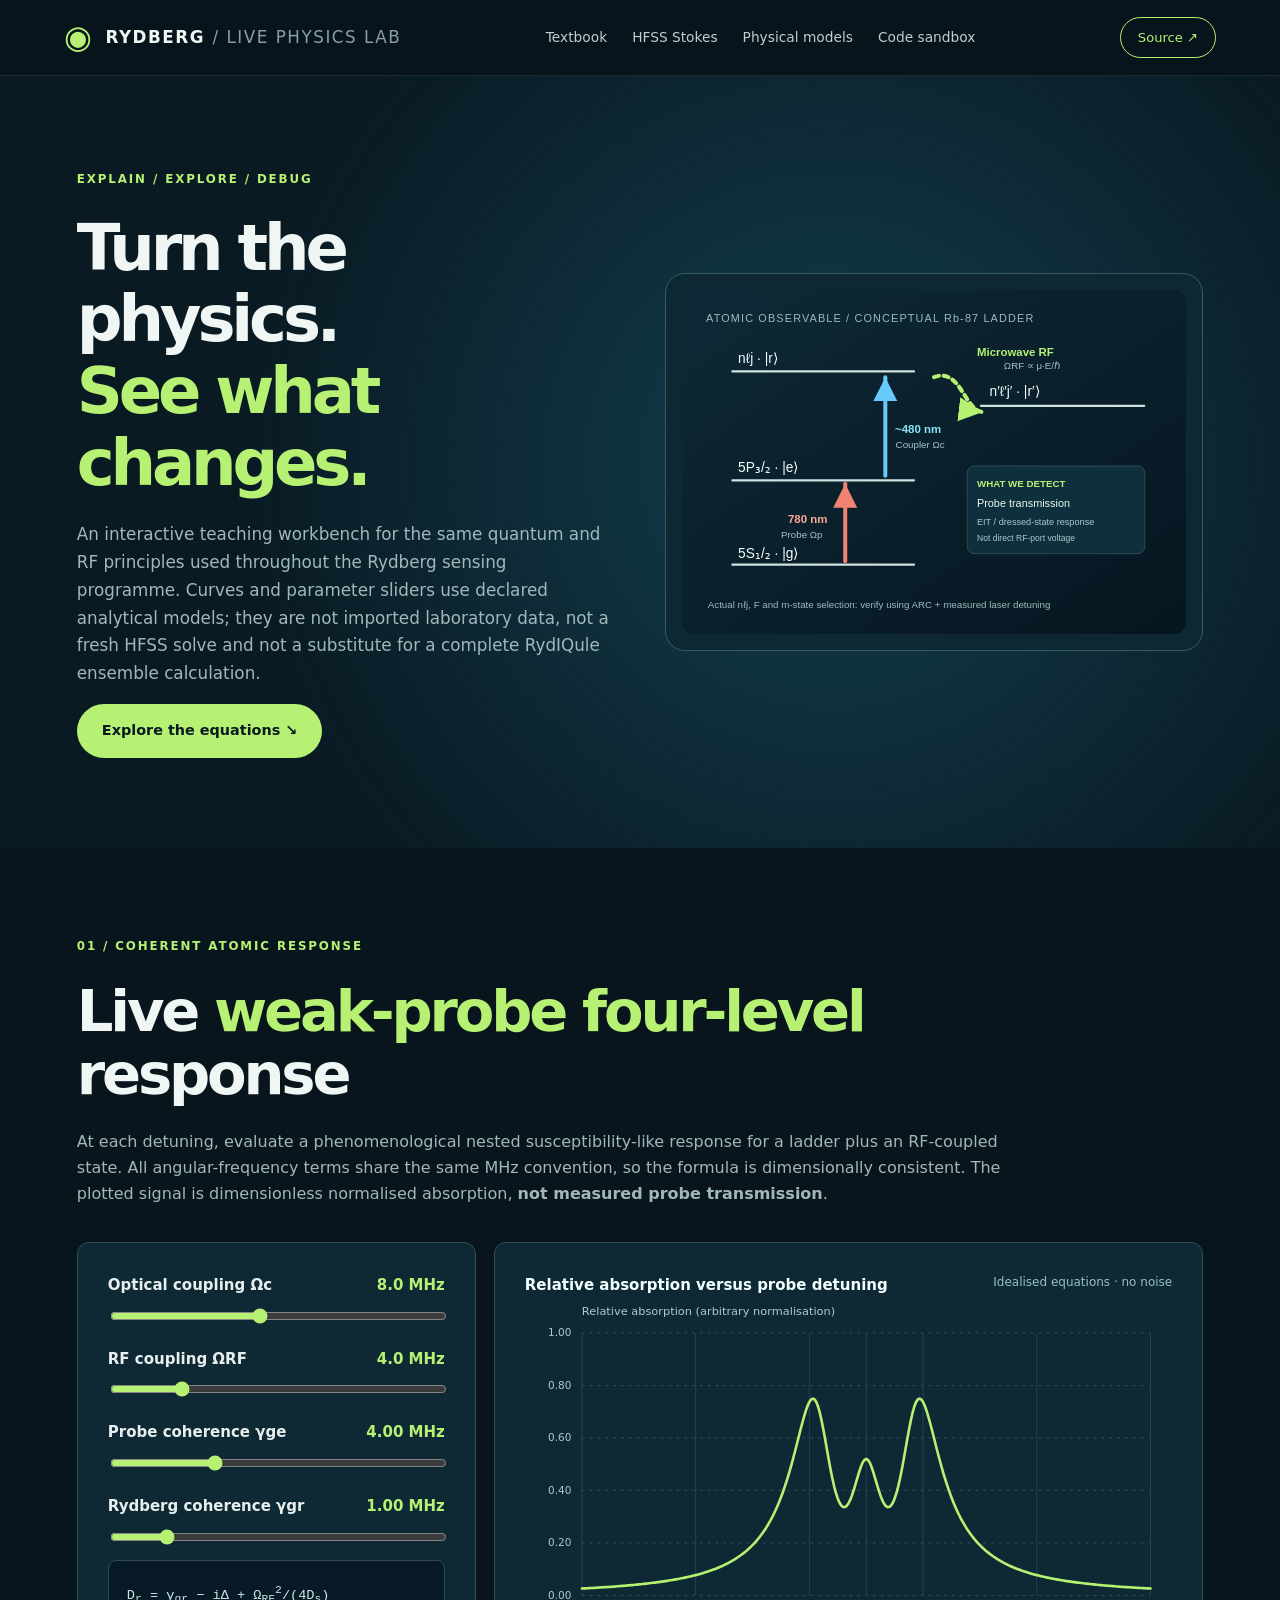
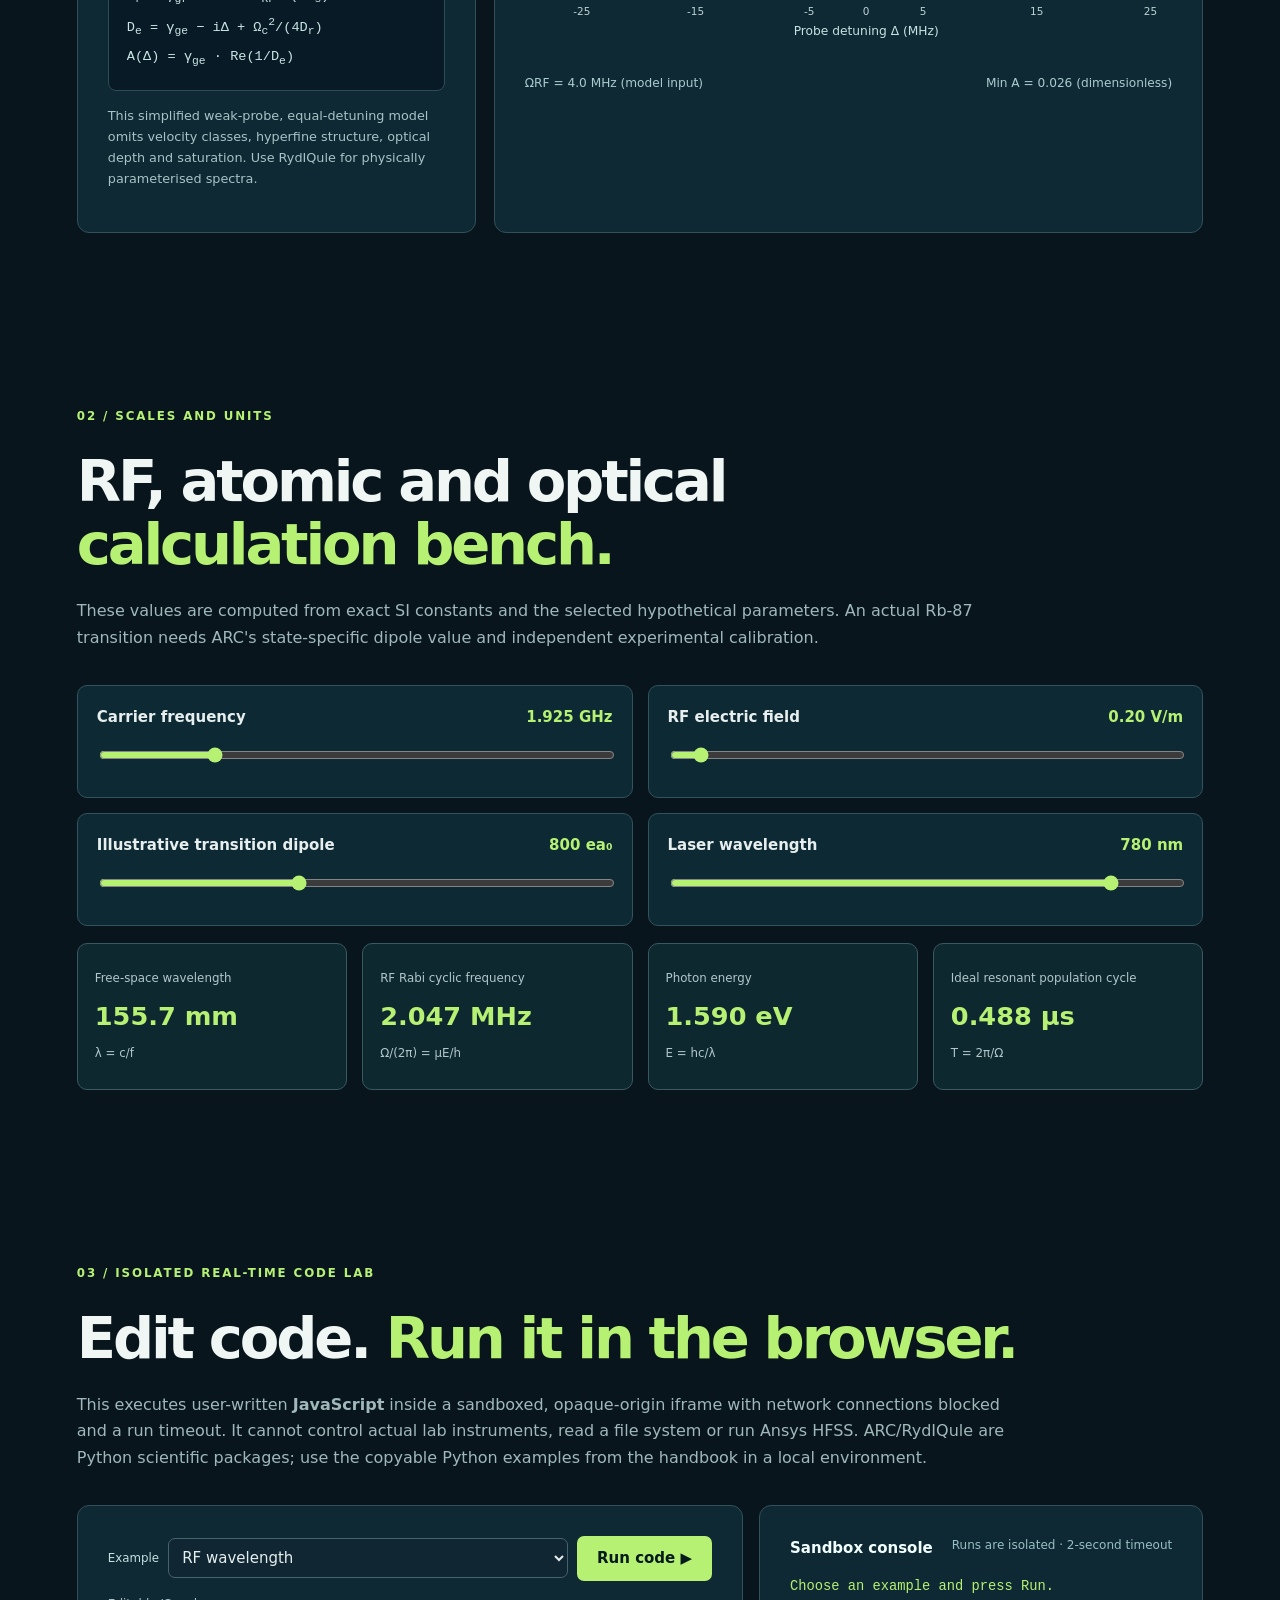
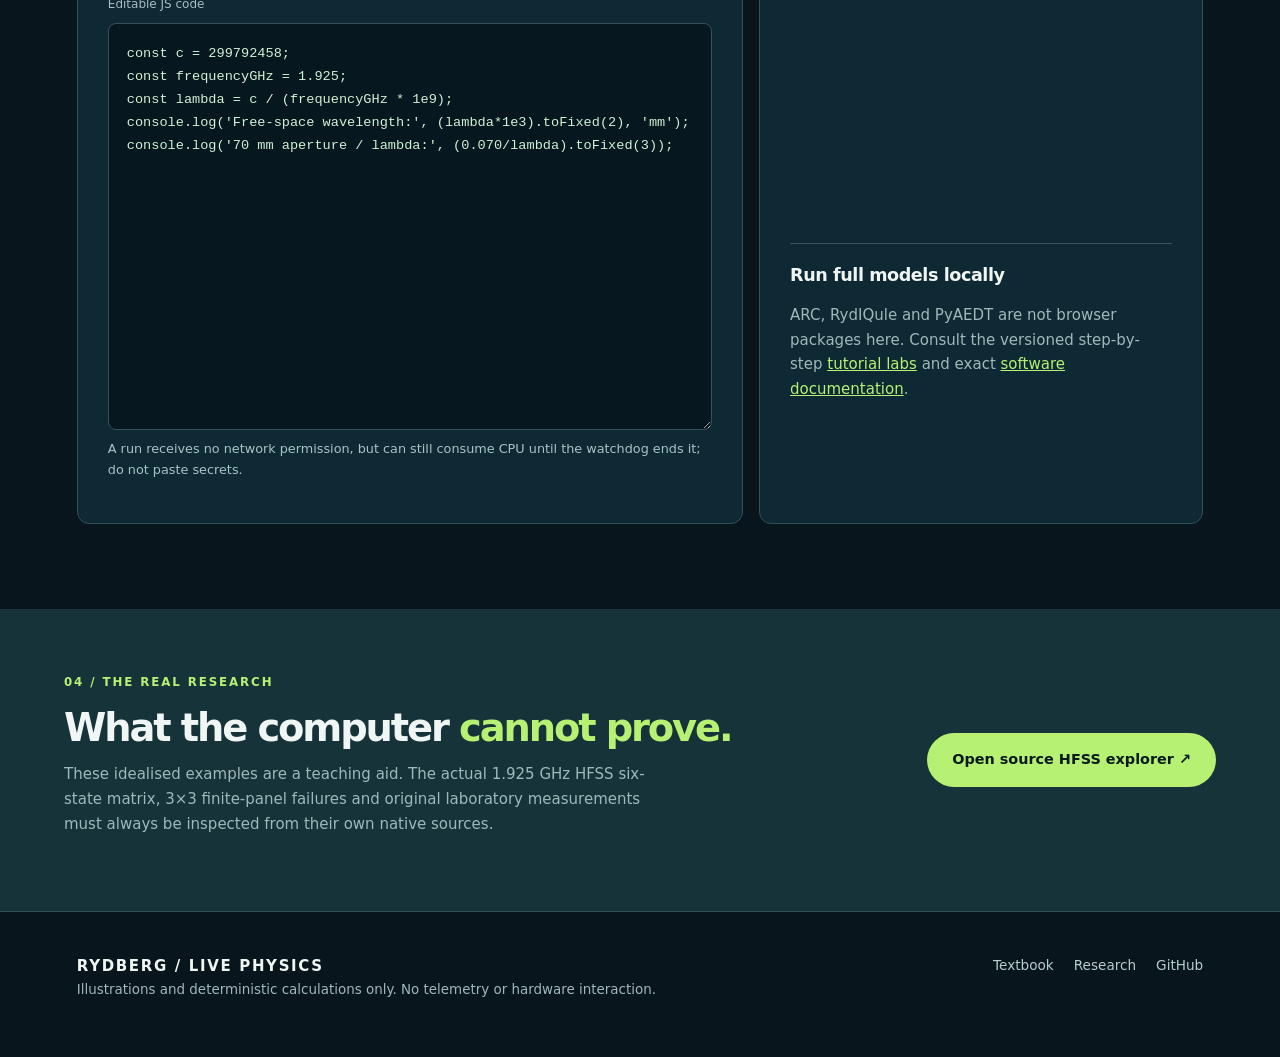
<file: site/lab.html>
<!doctype html><html lang="en"><head><meta charset="utf-8"><meta name="viewport" content="width=device-width,initial-scale=1">
<meta name="description" content="Interactive Rydberg RF physics lab with real-time weak-probe EIT curves, Rabi coupling, wavelength and an isolated JavaScript code sandbox.">
<title>Live Physics & Code Lab · Rydberg Academy</title>
<link rel="stylesheet" href="style.css"><link rel="stylesheet" href="academy.css"><link rel="stylesheet" href="lab.css">
<script src="lab.js" type="module"></script></head>
<body><header class="nav"><a class="brand" href="index.html"><span class="atom">◉</span><span>RYDBERG <span class="muted">/ LIVE PHYSICS LAB</span></span></a><nav><a href="academy.html">Textbook</a><a href="explorer.html">HFSS Stokes</a><a href="#models">Physical models</a><a href="#code">Code sandbox</a></nav><a class="navcta" href="https://github.com/RV-crtl/Rydberg-Sensing-Research-Archive/tree/main/book">Source ↗</a></header>
<main><section class="lab-hero"><div><span class="eyebrow">EXPLAIN / EXPLORE / DEBUG</span><h1>Turn the physics.<br><em>See what changes.</em></h1><p>An interactive teaching workbench for the same quantum and RF principles used throughout the Rydberg sensing programme. Curves and parameter sliders use declared analytical models; they are not imported laboratory data, not a fresh HFSS solve and not a substitute for a complete RydIQule ensemble calculation.</p>
<a class="button primary" href="#models">Explore the equations ↘</a></div><img src="assets/academy-ladder.svg" alt="Original diagram of 780-nm and 480-nm Rydberg EIT ladder with an RF-coupled neighbour level"></section>
<section id="models" class="lab-section"><div class="lab-title"><span class="eyebrow">01 / COHERENT ATOMIC RESPONSE</span><h2>Live <em>weak-probe four-level</em> response</h2><p>At each detuning, evaluate a phenomenological nested susceptibility-like response for a ladder plus an RF-coupled state. All angular-frequency terms share the same MHz convention, so the formula is dimensionally consistent. The plotted signal is dimensionless normalised absorption, <strong>not measured probe transmission</strong>.</p></div>
<div class="lab-model-grid"><div class="lab-form"><div class="input-grid">
<label for="rabi-control">Optical coupling Ωc <output id="rabi-value"></output></label><input id="rabi-control" type="range" min="0" max="18" step=".5" value="8">
<label for="rf-control">RF coupling ΩRF <output id="rf-value"></output></label><input id="rf-control" type="range" min="0" max="20" step=".5" value="4">
<label for="linewidth-control">Probe coherence γge <output id="linewidth-value"></output></label><input id="linewidth-control" type="range" min=".5" max="12" step=".25" value="4">
<label for="rwidth-control">Rydberg coherence γgr <output id="rwidth-value"></output></label><input id="rwidth-control" type="range" min=".1" max="6" step=".1" value="1">
</div><p class="lab-formula">D<sub>r</sub> = γ<sub>gr</sub> − iΔ + Ω<sub>RF</sub><sup>2</sup>/(4D<sub>s</sub>)<br>D<sub>e</sub> = γ<sub>ge</sub> − iΔ + Ω<sub>c</sub><sup>2</sup>/(4D<sub>r</sub>)<br>A(Δ) = γ<sub>ge</sub> · Re(1/D<sub>e</sub>)</p>
<p class="hint">This simplified weak-probe, equal-detuning model omits velocity classes, hyperfine structure, optical depth and saturation. Use RydIQule for physically parameterised spectra.</p></div>
<div class="lab-chart"><div class="panel-top"><strong>Relative absorption versus probe detuning</strong><span>Idealised equations · no noise</span></div><svg id="eit-chart" viewBox="0 0 740 420" role="img" aria-label="Computed theoretical weak-probe absorption versus detuning"><text x="370" y="210" text-anchor="middle" fill="#aec5c8">Loading the model…</text></svg><div class="chart-metrics"><span id="at-metric">RF coupling</span><span id="min-metric">Absorption</span></div></div></div></section>
<section class="lab-section"><div class="lab-title"><span class="eyebrow">02 / SCALES AND UNITS</span><h2>RF, atomic and optical <em>calculation bench.</em></h2><p>These values are computed from exact SI constants and the selected hypothetical parameters. An actual Rb-87 transition needs ARC's state-specific dipole value and independent experimental calibration.</p></div><div class="bench-grid">
<label class="bench-control" for="freq"><span>Carrier frequency <output id="freq-val"></output></span><input id="freq" type="range" min=".8" max="6" step=".025" value="1.925"></label>
<label class="bench-control" for="field"><span>RF electric field <output id="field-val"></output></span><input id="field" type="range" min=".01" max="4" step=".01" value=".2"></label>
<label class="bench-control" for="dipole"><span>Illustrative transition dipole <output id="dipole-val"></output></span><input id="dipole" type="range" min="50" max="2000" step="10" value="800"></label>
<label class="bench-control" for="laser"><span>Laser wavelength <output id="laser-val"></output></span><input id="laser" type="range" min="450" max="830" step="5" value="780"></label>
</div><div class="metric-grid"><div class="calc-card"><small>Free-space wavelength</small><strong id="lambda-out">—</strong><span>λ = c/f</span></div><div class="calc-card"><small>RF Rabi cyclic frequency</small><strong id="omega-out">—</strong><span>Ω/(2π) = μE/h</span></div><div class="calc-card"><small>Photon energy</small><strong id="energy-out">—</strong><span>E = hc/λ</span></div><div class="calc-card"><small>Ideal resonant population cycle</small><strong id="period-out">—</strong><span>T = 2π/Ω</span></div></div></section>
<section id="code" class="lab-section"><div class="lab-title"><span class="eyebrow">03 / ISOLATED REAL-TIME CODE LAB</span><h2>Edit code. <em>Run it in the browser.</em></h2><p>This executes user-written <strong>JavaScript</strong> inside a sandboxed, opaque-origin iframe with network connections blocked and a run timeout. It cannot control actual lab instruments, read a file system or run Ansys HFSS. ARC/RydIQule are Python scientific packages; use the copyable Python examples from the handbook in a local environment.</p></div>
<div class="code-grid"><div class="code-panel"><div class="code-toolbar"><label for="snippet">Example</label><select id="snippet"><option value="wave">RF wavelength</option><option value="stokes">Stokes vector</option><option value="rabi">Rabi frequency</option><option value="bistability">Check a physical Stokes state</option></select><button id="run-code" type="button" class="code-run">Run code <span aria-hidden="true">▶</span></button></div><label class="vis-label" for="code-editor">Editable JS code</label><textarea id="code-editor" rows="16" spellcheck="false" aria-label="Editable JavaScript code, executed only in sandbox" autocapitalize="off"></textarea><p class="hint">A run receives no network permission, but can still consume CPU until the watchdog ends it; do not paste secrets.</p></div>
<div class="output-panel"><div class="panel-top"><strong>Sandbox console</strong><span>Runs are isolated · 2-second timeout</span></div><pre id="code-output" aria-live="polite">Choose an example and press Run.</pre><div class="code-source"><h3>Run full models locally</h3><p>ARC, RydIQule and PyAEDT are not browser packages here. Consult the versioned step-by-step <a href="https://github.com/RV-crtl/Rydberg-Sensing-Research-Archive/blob/main/book/TUTORIAL_LABS.md">tutorial labs</a> and exact <a href="https://github.com/RV-crtl/Rydberg-Sensing-Research-Archive/blob/main/book/REFERENCES.md">software documentation</a>.</p></div></div></div>
</section>
<section class="book-extend"><div><span class="eyebrow">04 / THE REAL RESEARCH</span><h2>What the computer <em>cannot prove.</em></h2><p>These idealised examples are a teaching aid. The actual 1.925 GHz HFSS six-state matrix, 3×3 finite-panel failures and original laboratory measurements must always be inspected from their own native sources.</p></div><a class="button primary" href="explorer.html">Open source HFSS explorer ↗</a></section></main>
<footer><div><strong>RYDBERG / LIVE PHYSICS</strong><p>Illustrations and deterministic calculations only. No telemetry or hardware interaction.</p></div><div><a href="academy.html">Textbook</a><a href="index.html">Research</a><a href="https://github.com/RV-crtl/Rydberg-Sensing-Research-Archive">GitHub</a></div></footer></body></html>
</file>
<file: site/style.css>
:root{color-scheme:dark;--bg:#08151d;--bg2:#0d202a;--card:#132832;--text:#eff6f4;--muted:#a0b8ba;--green:#b6f173;--line:#30444b;--ink:#091a20}*{box-sizing:border-box}html{scroll-behavior:smooth;scroll-padding-top:86px}body{margin:0;background:var(--bg);color:var(--text);font:15px/1.65 'Segoe UI',system-ui,sans-serif}a{color:inherit;text-decoration:none}button{font:inherit;cursor:pointer}h1,h2,h3,p,figure{margin-top:0}h1,h2,h3,.brand,.metric b{font-family:'Segoe UI',system-ui,sans-serif;line-height:1.12}h1{font-size:clamp(3.2rem,6.3vw,6.9rem);letter-spacing:-.065em;font-weight:600;max-width:850px}h2{font-size:clamp(2.6rem,4.5vw,4.7rem);letter-spacing:-.055em;line-height:1.1}h3{font-size:1.65rem;letter-spacing:-.025em}h1 em,h2 em{font-style:normal;color:var(--green)}p{color:var(--muted)}.nav{height:76px;padding:0 clamp(20px,5vw,78px);display:flex;gap:28px;align-items:center;justify-content:space-between;background:#08151def;position:sticky;top:0;z-index:50;border-bottom:1px solid #ffffff14;backdrop-filter:blur(12px)}.brand{font-size:1.05rem;letter-spacing:.09em;font-weight:700;display:flex;align-items:center;gap:12px;white-space:nowrap}.atom{font-size:2rem;color:var(--green)}.muted{color:#89a1a5;font-weight:400}.nav nav{display:flex;gap:25px;font-size:.86rem;color:#bed0cf}.nav nav a:hover,footer a:hover{color:var(--green)}.navcta{border:1px solid var(--green);border-radius:30px;color:var(--green);padding:9px 17px;font-size:.82rem}.hero{min-height:750px;display:grid;grid-template-columns:1.2fr .8fr;gap:4vw;align-items:stretch;padding:90px clamp(22px,6vw,98px) 100px;background:radial-gradient(circle at 50% 0%,#25464055,transparent 57%),var(--bg)}.hero-content{align-self:center}.eyebrow,.section-id,.work-num,.figbody small{color:var(--green);font-weight:700;letter-spacing:.16em;font-size:.74rem}.hero p{font-size:1.17rem;max-width:630px;margin-bottom:28px}.actions{display:flex;gap:12px;flex-wrap:wrap}.button{border-radius:40px;font-weight:700;padding:15px 25px;font-size:.9rem;display:inline-flex;gap:25px;align-items:center}.button.primary{background:var(--green);color:var(--ink)}.button.subtle{border:1px solid #6c8a85;color:#eaf8ee}.hero-stats{display:flex;gap:4vw;margin-top:65px;flex-wrap:wrap}.hero-stats div{display:flex;flex-direction:column}.hero-stats b{font:600 2.3rem 'Space Grotesk',sans-serif;letter-spacing:-.06em}.hero-stats b small{font-size:1rem}.hero-stats span{font-size:.8rem;color:var(--muted)}.hero-visual{position:relative;min-height:550px;align-self:stretch;border-radius:8px;overflow:hidden;border:1px solid #45615855;background:#c7d1ce}.hero-visual img{width:100%;height:100%;object-fit:contain;background:#f6f7f7;position:absolute;inset:0}.hero-visual figcaption{position:absolute;bottom:0;left:0;right:0;background:#08151de0;padding:16px 22px;color:#d3e7e3;font-size:.78rem;letter-spacing:.04em}.marquee{background:var(--green);color:#142724;display:flex;justify-content:space-around;gap:24px;padding:15px 20px;white-space:nowrap;overflow:hidden;letter-spacing:.11em;font-size:.74rem;font-weight:700}.marquee i{font-style:normal}.section{padding:120px clamp(22px,6vw,98px)}.section-top{max-width:1150px;display:grid;grid-template-columns:1.5fr .6fr;column-gap:8%;align-items:end;margin-bottom:52px}.section-top .section-id{grid-column:1/-1;margin-bottom:25px}.section-top h2{margin-bottom:0}.section-top p{font-size:1.02rem;margin:0}.twocol{display:grid;grid-template-columns:1fr 1fr;gap:20px}.work-card{padding:42px;min-height:345px;background:#122931;border:1px solid #285053}.work-card.second{background:#162b28}.work-card h3{font-size:2.2rem;margin:35px 0 14px}.work-card p{max-width:550px}.work-card a,.figbody a{color:var(--green);font-weight:700}.flowline{display:flex;gap:18px;justify-content:space-between;flex-wrap:wrap;padding:30px 0 0;color:#c8dad5;font-size:.8rem;font-weight:700;letter-spacing:.09em}.flowline b{color:var(--green)}.results{background:#10252d}.metricgrid{display:grid;grid-template-columns:repeat(3,1fr);border-top:1px solid var(--line);border-left:1px solid var(--line)}.metric{padding:40px 28px;border-bottom:1px solid var(--line);border-right:1px solid var(--line)}.metric b{font-size:clamp(2.7rem,5vw,5rem);display:block;letter-spacing:-.065em;color:var(--green);white-space:nowrap}.metric b span{font-size:1.7rem}.metric>span{display:block;max-width:260px;color:#b4c6c6;font-size:.9rem;margin-top:12px}.result-note{margin-top:30px;display:flex;align-items:center;gap:25px;background:#071a20;padding:24px 30px;border-left:3px solid var(--green)}.result-note strong{white-space:nowrap}.result-note span{color:#b9cdcc}.result-note a{white-space:nowrap;color:var(--green)}.gallery{background:#08151d}.filter{display:flex;gap:9px;margin-bottom:24px}.filter button{background:transparent;border:1px solid #536c6a;color:#c2d3d0;padding:9px 17px;border-radius:30px}.filter button.active{background:var(--green);border-color:var(--green);color:#08201a}.gallerygrid{display:grid;grid-template-columns:repeat(3,1fr);gap:24px}.figure{border:1px solid #35535a;background:#112731;overflow:hidden;transition:transform .2s}.figure:hover{transform:translateY(-4px)}.figure>a{height:230px;display:flex;background:#e9eff0;align-items:center;justify-content:center;overflow:hidden}.figure img{width:100%;height:100%;object-fit:contain}.figbody{padding:27px 26px}.figbody h3{font-size:1.4rem;margin:18px 0 10px}.figbody p{font-size:.91rem;min-height:65px}.figbody a{font-size:.83rem}.caption-note{font-size:.83rem;margin-top:25px}.caption-note a{color:var(--green)}.archive{background:#132b31}.archivegrid{display:grid;grid-template-columns:repeat(3,1fr);gap:16px}.archivegrid>a{background:#0a2027;padding:32px;min-height:240px;border:1px solid #284850;display:flex;flex-direction:column}.archivegrid>a:hover{border-color:var(--green)}.archivegrid span{color:var(--green);font-weight:700;letter-spacing:.14em}.archivegrid h3{margin:24px 0 8px}.archivegrid p{margin-bottom:18px}.archivegrid b{margin-top:auto;font-size:.85rem;color:var(--green)}.handover{display:grid;grid-template-columns:1fr 1fr;gap:8%;align-items:center;background:#07161d}.hand-left p{max-width:610px}.hand-right{border-top:1px solid #517063}.phase{padding:25px 5px;border-bottom:1px solid #517063;display:grid;grid-template-columns:85px 1fr;gap:9px 18px}.phase span{color:var(--green);font-size:.75rem}.phase b{font-size:1.1rem}.phase p{grid-column:2;margin:0;font-size:.88rem}footer{padding:42px clamp(22px,6vw,98px);display:flex;justify-content:space-between;gap:35px;align-items:flex-start;border-top:1px solid #315052}footer strong{letter-spacing:.11em}footer p{max-width:590px;font-size:.84rem}footer>div:last-child{display:flex;gap:20px;color:#b6cfcb;font-size:.85rem}a:focus-visible,button:focus-visible{outline:3px solid var(--green);outline-offset:3px}[hidden]{display:none!important}@media(max-width:1050px){.nav nav{gap:13px}.hero{grid-template-columns:1fr;padding-top:70px}.hero-visual{height:460px;min-height:0}.section-top{grid-template-columns:1fr}.section-top p{max-width:650px;margin-top:20px}.gallerygrid{grid-template-columns:repeat(2,1fr)}.metricgrid{grid-template-columns:repeat(2,1fr)}.archivegrid{grid-template-columns:repeat(2,1fr)}}@media(max-width:650px){.nav{height:68px}.nav nav{display:none}.navcta{font-size:.73rem}.brand{font-size:.83rem}.hero{padding-top:45px;padding-bottom:70px}.hero h1{font-size:3.35rem}.hero-visual{height:325px}.hero-stats{margin-top:42px;gap:25px}.hero-stats b{font-size:1.7rem}.marquee{font-size:.62rem}.section{padding:75px 22px}.twocol,.gallerygrid,.metricgrid,.archivegrid,.handover{grid-template-columns:1fr}.work-card{padding:28px}.result-note{align-items:flex-start;flex-direction:column}.metric b{font-size:3rem}.figure>a{height:215px}.phase{grid-template-columns:75px 1fr}footer{flex-direction:column}footer>div:last-child{flex-wrap:wrap}}

h1,h2,h3{overflow-wrap:break-word}
</file>
<file: site/academy.css>
.academy{background:#07151d}.academy .skip{position:fixed;left:12px;top:-100px;padding:10px;background:#b6f173;color:#092026;z-index:1000}.academy .skip:focus{top:10px}
.book-shell{display:grid;grid-template-columns:310px minmax(0,1fr);min-height:calc(100vh - 76px)}
.book-sidebar{position:sticky;top:76px;height:calc(100vh - 76px);overflow-y:auto;padding:33px 24px;border-right:1px solid #2a4650;background:#0a202a}
.book-logo h2{font-size:2.5rem;margin:12px 0}.book-logo p{font-size:.8rem}.book-lbl{display:block;color:#b6f173;margin:27px 0 10px;font-size:.78rem;font-weight:700}
.book-sidebar input{width:100%;padding:12px;border:1px solid #42616b;background:#061923;border-radius:7px;color:#e8f1ee;font:inherit}
.book-tabs{display:grid;grid-template-columns:1fr 1fr;gap:7px;margin:17px 0}.book-tabs button{border:1px solid #3e5a64;border-radius:7px;padding:9px 3px;background:#12313b;color:#c1d6d6;font-size:.76rem}.book-tabs button.active{background:#b6f173;color:#091a20;font-weight:750}
.book-chapters{display:grid;gap:4px}.book-chapters .book-part{font-size:.64rem;letter-spacing:.15em;text-transform:uppercase;color:#82bec4;font-weight:800;padding:17px 5px 5px}
.book-chapters a{display:block;padding:11px 12px;font-size:.78rem;border-radius:6px;color:#c4d9d7;border-left:2px solid transparent;line-height:1.45;overflow-wrap:anywhere}.book-chapters a:hover{background:#1a3a42}.book-chapters a.active{border-color:#b6f173;background:#19363b;color:#b6f173}
.book-sidelinks{border-top:1px solid #35535d;margin-top:23px;padding-top:18px;display:grid;gap:13px}.book-sidelinks a{font-size:.78rem;color:#b6f173}
.book-main{min-width:0;max-width:1450px}.book-cover{display:grid;grid-template-columns:1.4fr .85fr;gap:30px;align-items:center;padding:70px clamp(24px,5vw,85px) 50px;background:radial-gradient(circle at 60% 30%,#17495f,transparent 50%),#0c242e}.book-cover h1{font-size:clamp(2.8rem,4.9vw,5.8rem);margin:24px 0}.book-cover p{font-size:1rem;max-width:690px}.book-cover img{width:100%;height:345px;object-fit:cover;border-radius:10px;border:1px solid #4a777a;filter:saturate(.75)}.book-mini-stats{display:flex;gap:10px;flex-wrap:wrap}.book-mini-stats span{border:1px solid #547477;border-radius:40px;padding:7px 13px;color:#bbd8d7;font-size:.72rem}
.book-breadcrumb{display:flex;flex-wrap:wrap;justify-content:space-between;gap:10px;padding:25px clamp(24px,5vw,85px);border-bottom:1px solid #2b4650;color:#9fbdc3;font-size:.75rem;letter-spacing:.06em}
.book-article{padding:45px clamp(24px,5vw,85px) 65px;max-width:1150px;min-height:550px;line-height:1.9}.book-article h1{font-size:clamp(2.4rem,4.2vw,4.7rem);margin-bottom:25px}.book-article h2{font-size:1.8rem;color:#b6f173;margin:35px 0 14px;letter-spacing:-.025em}.book-article h3{font-size:1.2rem;color:#e7ffff;margin:25px 0 14px}.book-article p{font-size:.99rem;color:#c3d7d7;max-width:780px}.book-article li{color:#b8d4d6;margin-bottom:10px}.book-article ul{padding-left:25px}.book-article code{background:#162f39;color:#bbf4b0;border-radius:4px;padding:2px 6px;font-size:.87em}.book-article pre{overflow:auto;padding:18px;background:#061820;color:#e9eff0;border:1px solid #34525c;border-radius:10px}.book-article a{color:#b6f173;text-decoration:underline;text-underline-offset:3px}.book-article details{padding:18px 22px;border:1px solid #40626b;border-radius:8px;margin:20px 0;background:#102c35}.book-article summary{cursor:pointer;color:#b6f173;font-weight:700}.book-article .chapter-flag{display:inline-block;font-size:.7rem;color:#b6f173;letter-spacing:.13em;text-transform:uppercase;font-weight:750}
.reader-nav{padding:25px clamp(24px,5vw,85px) 55px;display:flex;justify-content:space-between;align-items:center;gap:12px;border-top:1px solid #2f515a;color:#a2c3c7;font-size:.77rem}.reader-nav button{padding:12px 19px;border-radius:30px;background:#163741;border:1px solid #53727a;color:#e5f4f2}.reader-nav button:disabled{opacity:.3;cursor:not-allowed}.reader-nav button:not(:disabled):hover{border-color:#b6f173}
.book-extend{display:flex;align-items:center;justify-content:space-between;gap:40px;padding:60px clamp(24px,5vw,85px);background:#153339}.book-extend h2{font-size:clamp(2rem,3vw,3.5rem);margin:13px 0}.book-extend p{max-width:600px}.book-extend .button{white-space:nowrap}
.problem-stat{display:flex;gap:12px;flex-wrap:wrap;margin:12px 0 30px}.problem-stat span{border:1px solid #41616b;padding:7px 12px;border-radius:30px;color:#b6f173;font-size:.76rem}
.problem-equation{font:600 clamp(1.1rem,2vw,1.6rem) ui-monospace,monospace;border:1px solid #49626b;padding:25px;margin:24px 0;background:#112d36;overflow:auto}.problem-answer{font-size:1.2rem;color:#b6f173;font-weight:700}.book-article .study-note{border-left:3px solid #b6f173;background:#102e34;padding:17px 23px;margin:26px 0;color:#c5dfdc}
@media(max-width:1090px){.book-shell{grid-template-columns:255px minmax(0,1fr)}.book-cover{grid-template-columns:1fr}.book-cover img{height:220px}}
@media(max-width:700px){.book-shell{display:flex;flex-direction:column}.book-sidebar{position:relative;top:0;height:auto;max-height:345px;padding:16px 21px}.book-logo h2{font-size:1.55rem}.book-logo p{display:none}.book-lbl{margin-top:11px}.book-cover{padding:35px 20px}.book-cover img{height:165px}.book-main .book-article{padding:24px 20px}.book-breadcrumb,.reader-nav,.book-extend{padding-left:20px;padding-right:20px}.book-extend{flex-wrap:wrap}.book-cover h1{font-size:clamp(2.3rem,7vw,4.5rem)}}
@media(prefers-reduced-motion:reduce){*{scroll-behavior:auto!important}}

/* The book illustrations are actual source-linked SVG files, never stock images. */
.book-article .book-science-figure{margin:23px 0 36px;padding:13px;background:#0d2833;border:1px solid #355961;border-radius:14px;max-width:890px}
.book-article .book-science-figure img{display:block;width:100%;height:auto;max-height:570px;object-fit:contain}
.book-article .book-science-figure figcaption{font-size:.77rem;color:#b4d2d3;padding:10px 7px 3px;line-height:1.6}
.book-article blockquote{margin:20px 0;padding:15px 22px;background:#0b2930;border-left:3px solid #b6f173}

.book-platform-banner{margin:0;padding:26px clamp(24px,5vw,85px);border-bottom:1px solid #32505a;background:#081d27}.book-platform-banner img{width:100%;height:auto;max-height:490px;object-fit:contain;display:block;border:1px solid #45676e;border-radius:12px;background:#0c2531}.book-platform-banner figcaption{margin-top:12px;color:#aac9c9;font-size:.8rem}.book-science-figure{margin:30px 0;border-radius:12px;overflow:hidden;background:#0d2530;border:1px solid #41616d;padding:14px}.book-science-figure img{display:block;width:100%;height:auto;max-height:550px;object-fit:contain}.book-science-figure figcaption{color:#aac7c7;font-size:.81rem;line-height:1.6;padding:12px 8px 2px}
</file>
<file: site/lab.css>
.lab-hero{display:grid;grid-template-columns:1fr 1fr;gap:50px;align-items:center;padding:90px clamp(24px,6vw,90px);background:radial-gradient(circle at 65% 50%,#143e4e,transparent 65%),#091a23}.lab-hero h1{font-size:clamp(3rem,5vw,5.4rem);margin:22px 0}.lab-hero p{font-size:1.05rem;max-width:700px}.lab-hero img{width:100%;max-height:530px;object-fit:contain;background:#0d2833;padding:16px;border:1px solid #365b63;border-radius:20px}
.lab-section{padding:85px clamp(23px,6vw,90px);max-width:1680px;margin:auto;scroll-margin-top:90px}.lab-title{max-width:950px;margin-bottom:34px}.lab-title h2{margin:22px 0}.lab-title p{font-size:1rem}
.lab-model-grid{display:grid;grid-template-columns:minmax(300px,.72fr) minmax(400px,1.28fr);gap:18px}.lab-form,.lab-chart,.code-panel,.output-panel{padding:30px;background:#0e2933;border:1px solid #31515a;border-radius:12px;min-width:0}.input-grid{display:grid;gap:8px}.input-grid label,.bench-control span{display:flex;justify-content:space-between;gap:10px;color:#e6eeee;font-weight:650}.input-grid output,.bench-control output{color:#b6f173;font-variant-numeric:tabular-nums}.input-grid input,.bench-control input{width:100%;accent-color:#b6f173;margin-bottom:15px}
.lab-formula{padding:18px;color:#c9e6e6;background:#081a25;font:500 .85rem/2 ui-monospace,monospace;border:1px solid #2f4b56;border-radius:8px}.lab-chart svg{width:100%;height:auto;overflow:visible}.panel-top{display:flex;justify-content:space-between;gap:10px;flex-wrap:wrap;color:#f2ffff}.panel-top span{font-size:.75rem;color:#98bfc4}.chart-metrics{display:flex;gap:20px;justify-content:space-between;font-size:.76rem;color:#aacbd0}
.bench-grid{display:grid;grid-template-columns:repeat(2,minmax(0,1fr));gap:15px}.bench-control{display:grid;gap:15px;background:#0d2933;border:1px solid #32525e;border-radius:10px;padding:19px}.metric-grid{display:grid;grid-template-columns:repeat(4,minmax(0,1fr));gap:15px;margin-top:17px}.calc-card{padding:25px 17px;border:1px solid #3a5862;border-radius:10px;background:#0e2830;display:grid;gap:7px}.calc-card small,.calc-card span{font-size:.74rem;color:#b1c7cc}.calc-card strong{font-size:clamp(1.2rem,2vw,2rem);color:#b6f173;font-variant-numeric:tabular-nums}
.code-grid{display:grid;grid-template-columns:1.2fr .8fr;gap:16px}.code-toolbar{display:flex;gap:9px;align-items:center;margin-bottom:12px}.code-toolbar label{font-size:.74rem;color:#c5e0e0}.code-toolbar select{flex:1;min-width:0;background:#102733;color:#e5eeee;border:1px solid #45636c;padding:9px;border-radius:7px;font:inherit}.code-run{padding:10px 20px;background:#b6f173;color:#071b1d;border:0;border-radius:7px;font-weight:700}.code-run:disabled{opacity:.5}.vis-label{display:block;color:#a9bcc3;font-size:.75rem;margin:14px 0 8px}#code-editor{width:100%;resize:vertical;min-height:340px;background:#07171f;border:1px solid #37515c;border-radius:8px;padding:18px;color:#cff2d4;font:500 .85rem/1.7 ui-monospace,Consolas,monospace}#code-output{overflow:auto;min-height:250px;white-space:pre-wrap;overflow-wrap:anywhere;color:#b6f173;font:500 .86rem/1.7 ui-monospace,monospace}.code-source{border-top:1px solid #38545a;margin-top:18px;padding-top:22px}.code-source h3{font-size:1.1rem}.code-source a{color:#b6f173;text-decoration:underline}.hint{color:#a8c3c6;font-size:.8rem}
@media(max-width:1050px){.lab-model-grid,.code-grid,.lab-hero{grid-template-columns:1fr}.metric-grid{grid-template-columns:repeat(2,1fr)}.lab-hero img{max-height:300px}}
@media(max-width:650px){.lab-section{padding:55px 21px}.lab-form,.lab-chart,.code-panel,.output-panel{padding:18px}.bench-grid,.metric-grid{grid-template-columns:1fr}.code-toolbar{flex-wrap:wrap}.lab-hero{padding:50px 21px}.lab-hero h1{font-size:3rem}}
</file>
<file: site/explorer.css>
:root{--ex-border:#2a4b55;--ex-panel:#0d242e;--ex-mint:#b6f173;--ex-cyan:#70cde1}
.explorer-page{background:#07141d}.skip{position:absolute;top:-90px;left:20px;z-index:999;background:#b6f173;color:#08141a;padding:10px}.skip:focus{top:10px}
.ex-hero{min-height:600px;background:radial-gradient(ellipse at 70% 30%,#14535c7a,transparent 50%),linear-gradient(130deg,#091620,#102c34);padding:100px max(25px,6vw) 75px;display:grid;grid-template-columns:1.7fr .6fr;gap:8vw;align-items:center}
.ex-hero h1{font-size:clamp(3rem,5.3vw,6rem);max-width:930px;margin:30px 0}.ex-hero p{font-size:1.05rem;max-width:780px}
.ex-hero-facts{display:grid;gap:1px;border:1px solid var(--ex-border);background:var(--ex-border);align-self:center}
.ex-hero-facts>div{padding:26px;background:#0c202a}.ex-hero-facts strong{display:block;color:var(--ex-mint);font-size:2.1rem;letter-spacing:-.06em}.ex-hero-facts small{font-size:1rem}.ex-hero-facts span{font-size:.76rem;color:#a2bdc5}
.ex-section{padding:95px max(25px,6vw);max-width:1650px;margin:auto;scroll-margin-top:85px}.ex-head{max-width:1100px;margin-bottom:35px}.ex-head h2{margin:20px 0;font-size:clamp(2.5rem,4.4vw,4.8rem)}.ex-head p{font-size:1rem;max-width:820px}
.model-grid{display:grid;grid-template-columns:1fr 1fr;gap:18px;align-items:stretch}.ex-panel{border:1px solid var(--ex-border);background:var(--ex-panel);padding:28px}.panel-top{display:flex;justify-content:space-between;align-items:center;gap:15px;flex-wrap:wrap;border-bottom:1px solid var(--ex-border);padding-bottom:18px;margin-bottom:16px}.panel-top strong{font-size:1rem}.panel-top span{font-size:.75rem;color:#a3bec1}
.sphere-box svg{display:block;width:min(100%,470px);margin:10px auto;overflow:visible;touch-action:none;cursor:grab}.sphere-box svg:active{cursor:grabbing}.sphere-actions{display:flex;gap:12px;align-items:center;justify-content:space-between}.sphere-actions span{font:500 .77rem ui-monospace,monospace;color:#bde3e7;text-align:center}
.controls label{display:flex;justify-content:space-between;gap:8px;margin:26px 0 8px;font-weight:650}.controls output{color:var(--ex-mint);font-variant-numeric:tabular-nums}.controls input[type=range]{width:100%;accent-color:#b6f173;cursor:pointer}.presets{display:flex;gap:8px;flex-wrap:wrap;margin-top:27px}.presets button,.quiet-btn,.chipbar button{background:#15323c;border:1px solid #49656e;color:#d2e7e8;padding:9px 16px;border-radius:6px}.presets button{min-width:43px}.presets button.active,.chipbar button.chosen{background:var(--ex-mint);border-color:var(--ex-mint);color:#07141d;font-weight:750}
.hint{font-size:.8rem;color:#aac2ca;margin:15px 0 0}.hint a{color:var(--ex-mint);text-decoration:underline;text-underline-offset:3px}.stokes-readout{display:grid;grid-template-columns:repeat(4,1fr);gap:8px;margin-top:22px}.sbox{border:1px solid #35535a;background:#081b24;padding:16px 5px;text-align:center}.sbox b{display:block;color:#dafff0;font:600 1.27rem ui-monospace,monospace}.sbox small{font-size:.72rem;color:#a8bfca}.control-actions{display:flex;flex-wrap:wrap;gap:12px;margin-top:25px}.quiet-btn:hover,.chipbar button:hover,.presets button:hover{border-color:var(--ex-mint)}.quiet-btn:disabled{opacity:.45;cursor:not-allowed}
.response-card{margin-top:18px}.response-bars{display:grid;gap:10px;margin:25px 0 35px}.barline{display:grid;grid-template-columns:70px minmax(0,1fr) 84px;gap:14px;align-items:center}.barline span{font:500 .84rem ui-monospace,monospace;color:#cce3e7}.bar-track{height:18px;background:#0a1820;border:1px solid #34515a;border-radius:4px;overflow:hidden}.bar-fill{height:100%;background:linear-gradient(90deg,#3e9eae,#b6f173);border-radius:3px;min-width:2px;transition:width .12s}.model-footer{display:flex;flex-wrap:wrap;gap:15px;border-top:1px solid var(--ex-border);padding-top:20px}.data-point{flex:1;min-width:160px}.data-point b{display:block;color:var(--ex-mint);font-size:1.55rem}.data-point span{font-size:.75rem;color:#b4c9cf}
.chipbar{display:flex;flex-wrap:wrap;gap:8px;margin:18px 0}.chipbar button{font-size:.8rem}.history-list{margin:30px 0 0;padding:0;list-style:none;display:grid;grid-template-columns:repeat(2,minmax(0,1fr));gap:14px}.history-list li{display:grid;grid-template-columns:105px 1fr;gap:17px;padding:25px;background:#102630;border:1px solid var(--ex-border);border-left:3px solid #b6f173}.history-list time{color:var(--ex-mint);font-weight:750;font-size:.83rem}.history-list h3{font-size:1.1rem;margin:0 0 6px}.history-list p{font-size:.82rem;margin:0 0 12px}.history-list small{font-size:.7rem;letter-spacing:.12em;color:#85bac2}.history-list a,.file-result a{color:var(--ex-mint);font-size:.83rem}
.search-rail{background:#0e252f;border:1px solid var(--ex-border);padding:25px}.search-rail label{display:block;margin-bottom:10px;font-weight:700}.search-row{display:flex;gap:10px}.search-row input{flex:1;min-width:0;background:#081b23;border:1px solid #517680;color:#eaf4f5;padding:13px 16px;border-radius:6px;font:inherit}.search-row input:focus-visible{outline:2px solid var(--ex-mint)}.results-bar{display:flex;justify-content:space-between;gap:20px;flex-wrap:wrap;color:#a2bac4;font-size:.8rem;margin:24px 0 14px}.file-results{display:grid;grid-template-columns:repeat(2,minmax(0,1fr));gap:10px}.file-result{background:#102630;border:1px solid var(--ex-border);padding:17px 21px;min-width:0}.file-result:hover{border-color:#75b3b6}.file-result .group{display:inline-block;color:var(--ex-mint);font-size:.67rem;text-transform:uppercase;letter-spacing:.1em;font-weight:700}.file-result .name{margin:8px 0;font-size:.96rem;overflow-wrap:anywhere}.file-result .meta{color:#9fb9bf;font-size:.75rem;overflow-wrap:anywhere}.file-result .rowend{display:flex;align-items:center;justify-content:space-between;margin-top:10px;gap:15px}.file-result .rowend span{color:#a2b9c0;font-size:.72rem}.loadmore{display:block;margin:25px auto}.ex-end{padding:95px max(25px,6vw);background:#122d33}.ex-end h2{max-width:900px;margin-top:18px}.ex-end p:not(.section-id){max-width:870px}
.explorer-page code{color:#b6f173;background:#193039;padding:2px 5px}
@media(max-width:1000px){.ex-hero{grid-template-columns:1fr}.ex-hero-facts{grid-template-columns:repeat(3,1fr)}.model-grid{grid-template-columns:1fr}.history-list{grid-template-columns:1fr}}
@media(max-width:650px){.ex-hero{padding:65px 20px}.ex-hero-facts{grid-template-columns:1fr}.ex-section,.ex-end{padding:65px 20px}.ex-panel{padding:19px}.stokes-readout{grid-template-columns:repeat(2,1fr)}.file-results{grid-template-columns:1fr}.search-row{flex-direction:column}.history-list li{grid-template-columns:1fr;gap:3px}.barline{grid-template-columns:52px minmax(0,1fr) 68px;gap:9px}.sphere-actions{flex-wrap:wrap}.ex-hero h1{font-size:clamp(2.7rem,10vw,4.2rem)}}
@media(prefers-reduced-motion:reduce){.bar-fill{transition:none}}

.scope-line{margin:16px 0}.scope-line button{font-size:.92rem;padding:11px 18px}#scope-description{margin-bottom:22px}

.matrix-accordion{margin:0 0 27px;border:1px solid #34535a;background:#081d25;border-radius:8px}.matrix-accordion summary{padding:17px 20px;color:#b6f173;font-weight:700;cursor:pointer}.matrix-accordion summary:hover{background:#15313a}#matrix-grid{overflow:auto;padding:0 16px 18px}.matrix-table{border-collapse:collapse;min-width:580px;width:100%;font-variant-numeric:tabular-nums}.matrix-table th,.matrix-table td{border:1px solid #3b5960;padding:12px;text-align:right;font:500 .84rem ui-monospace,monospace}.matrix-table th{color:#c4e1dd;background:#112d35}.matrix-table thead th{text-align:center}
</file>
